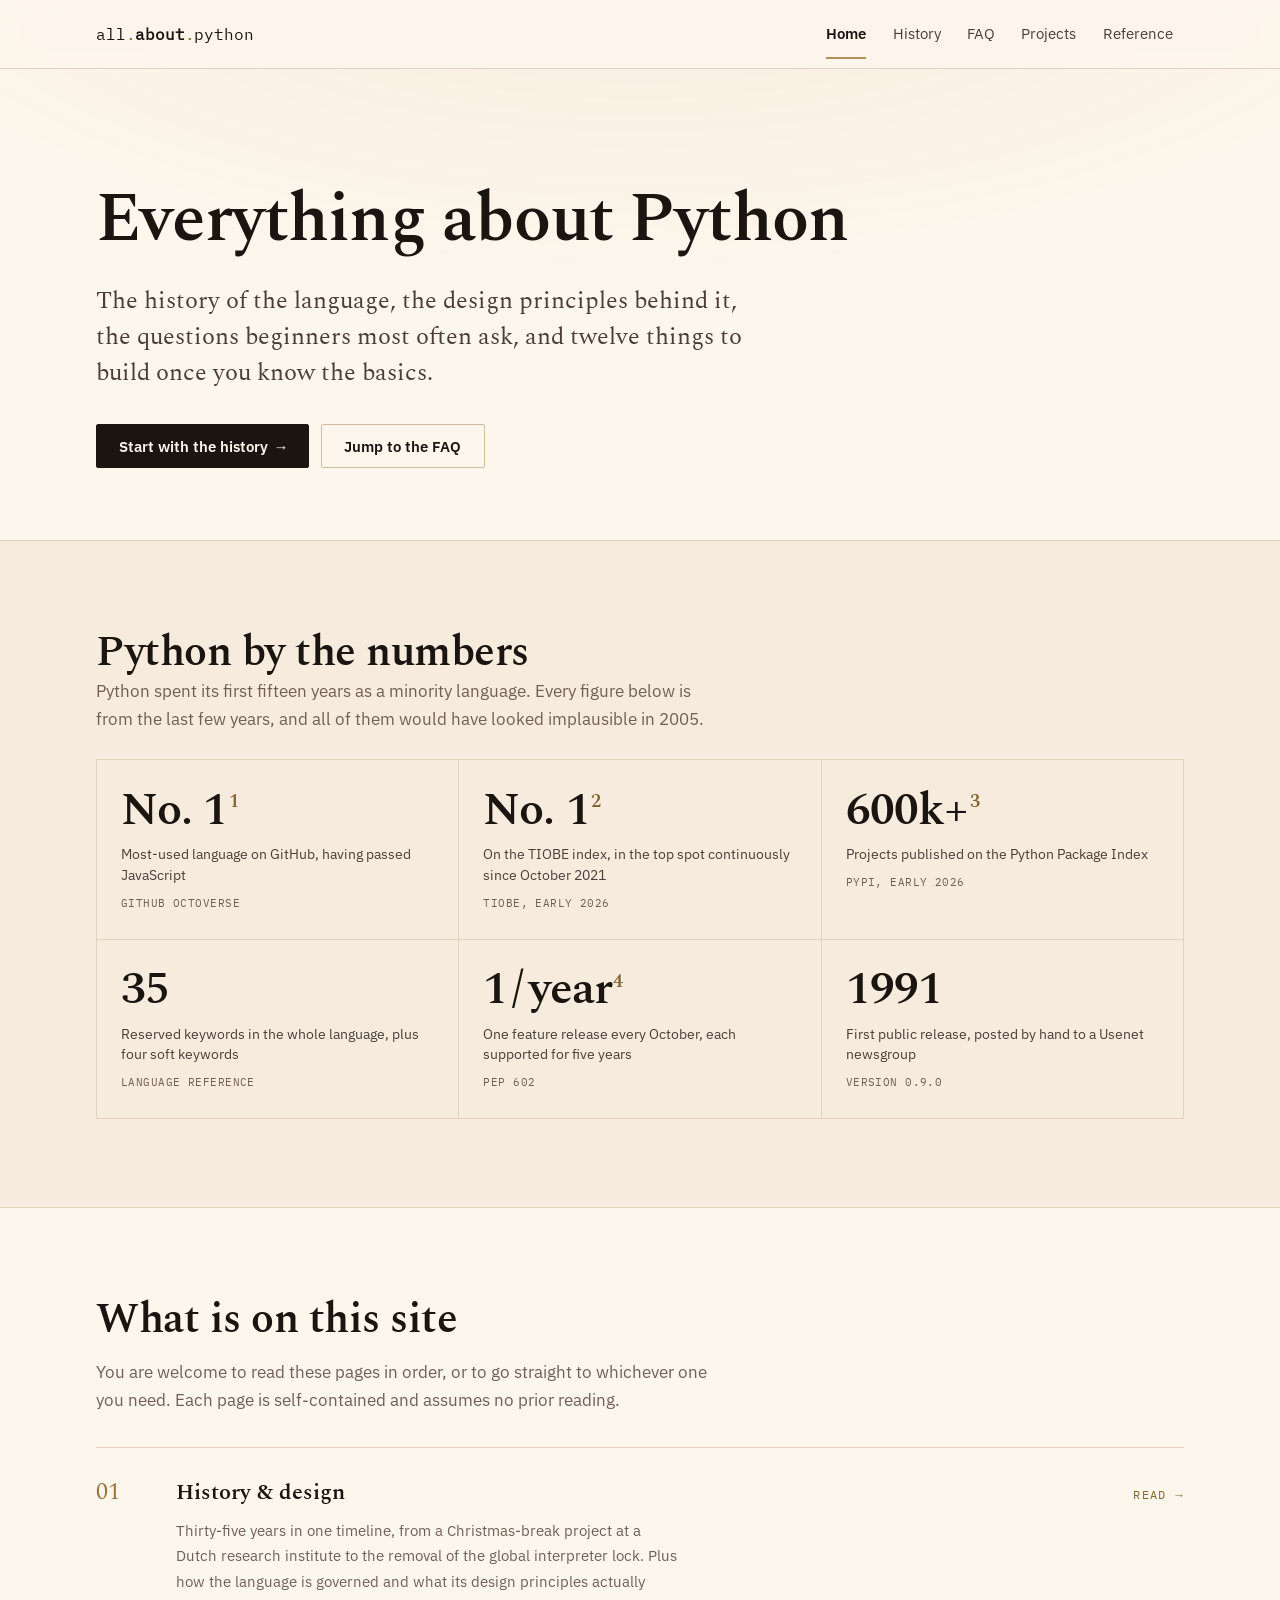
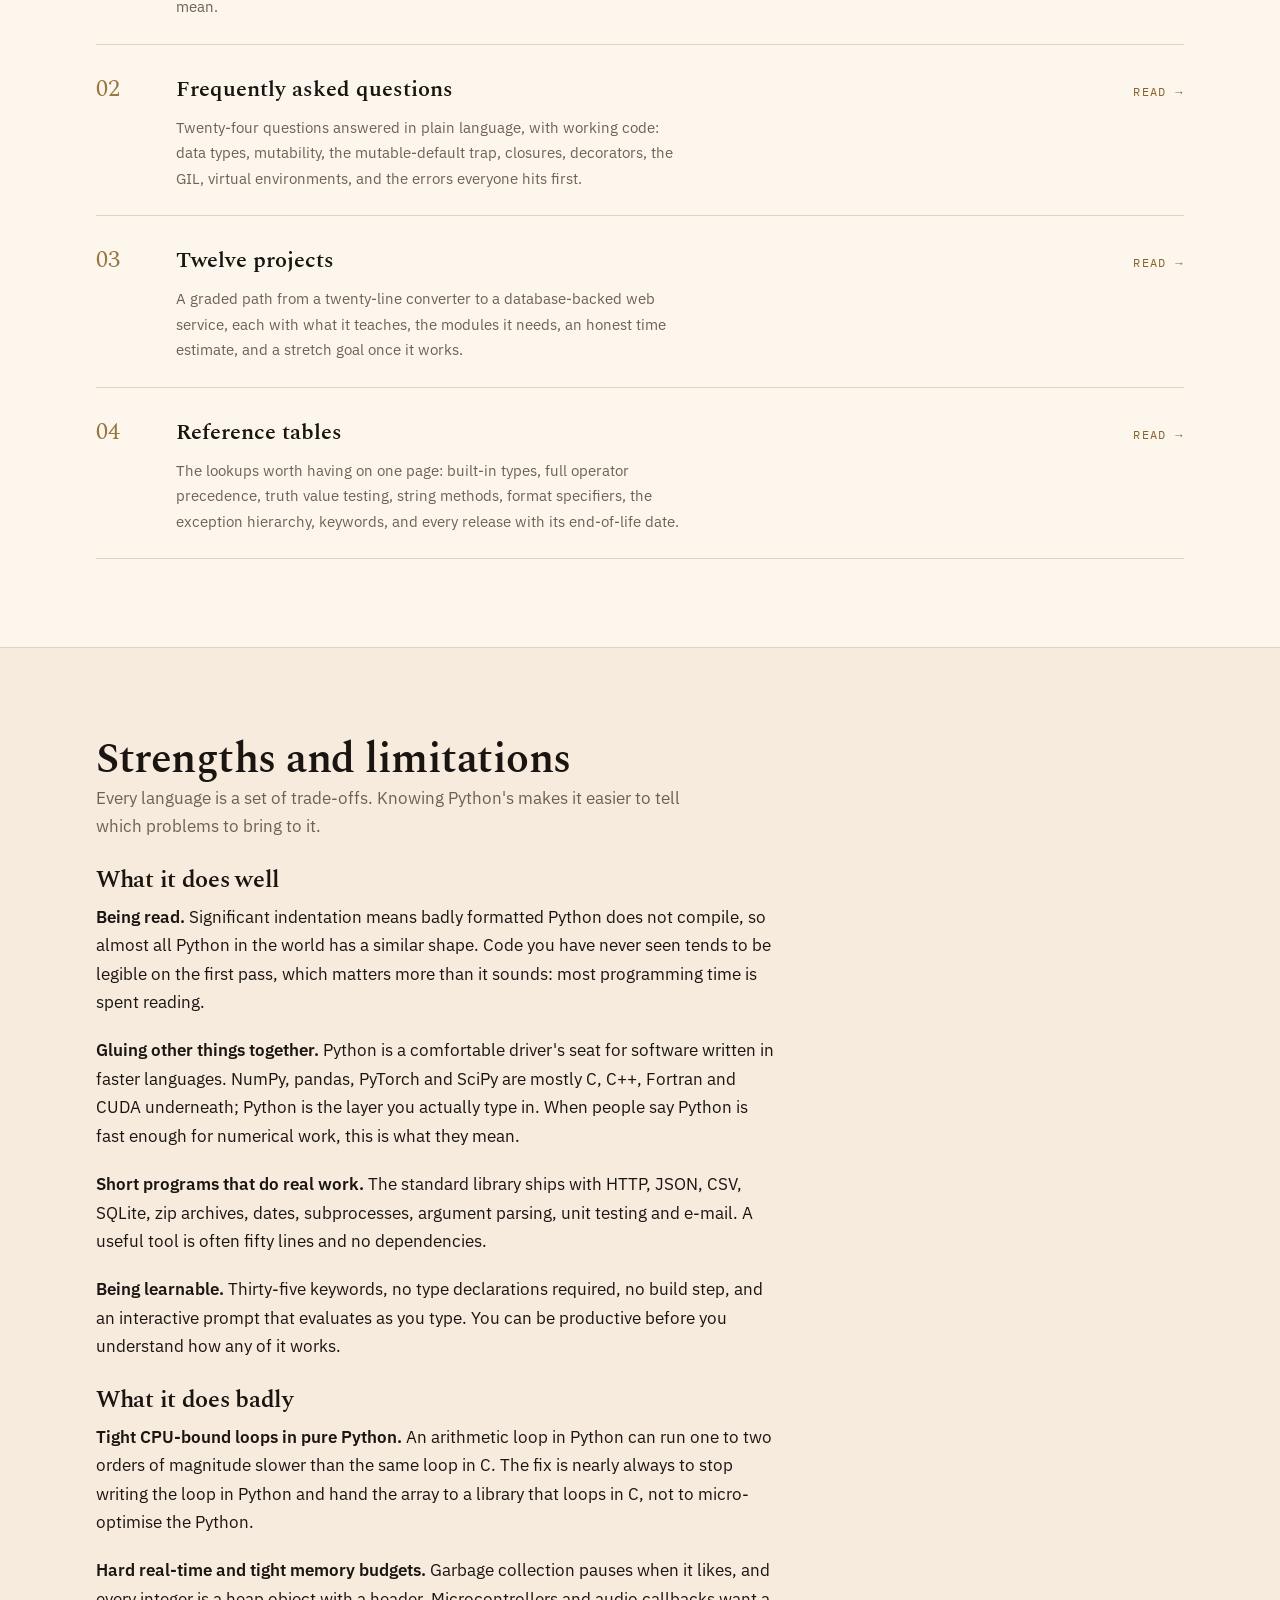
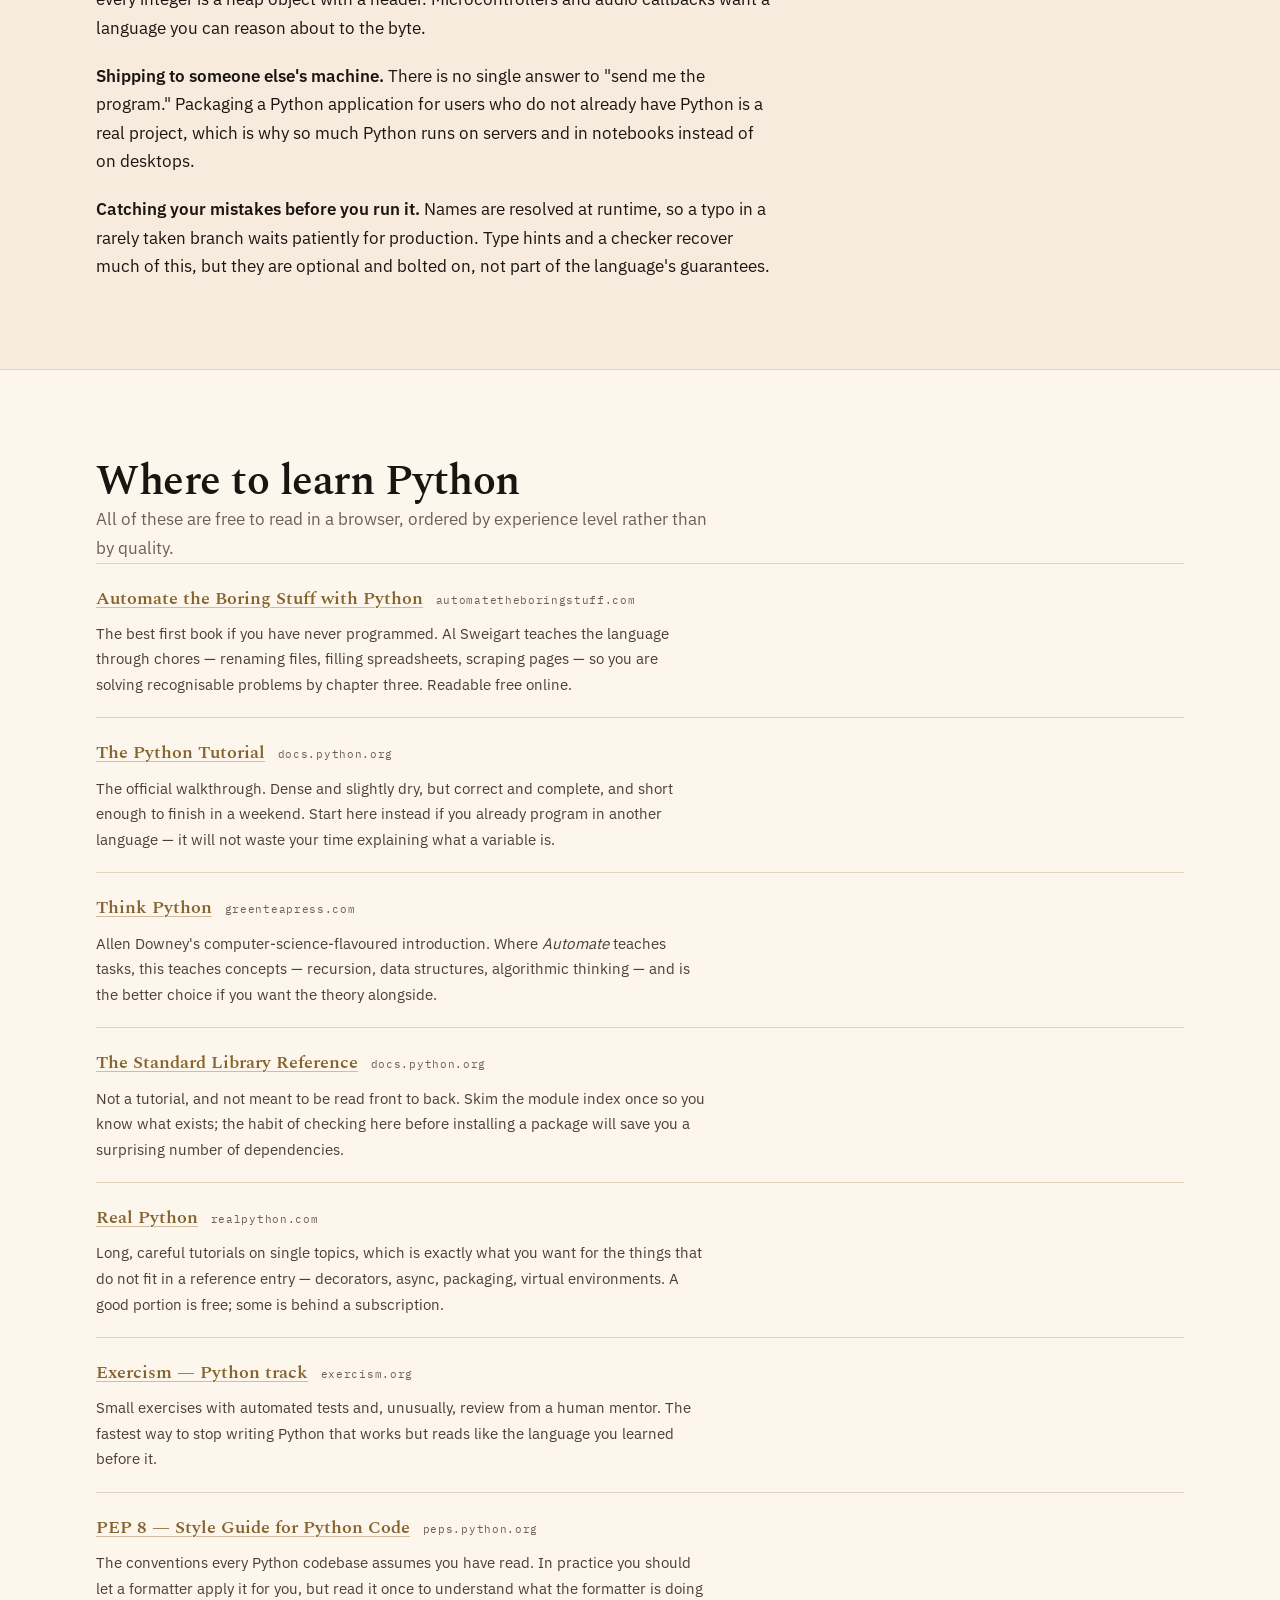
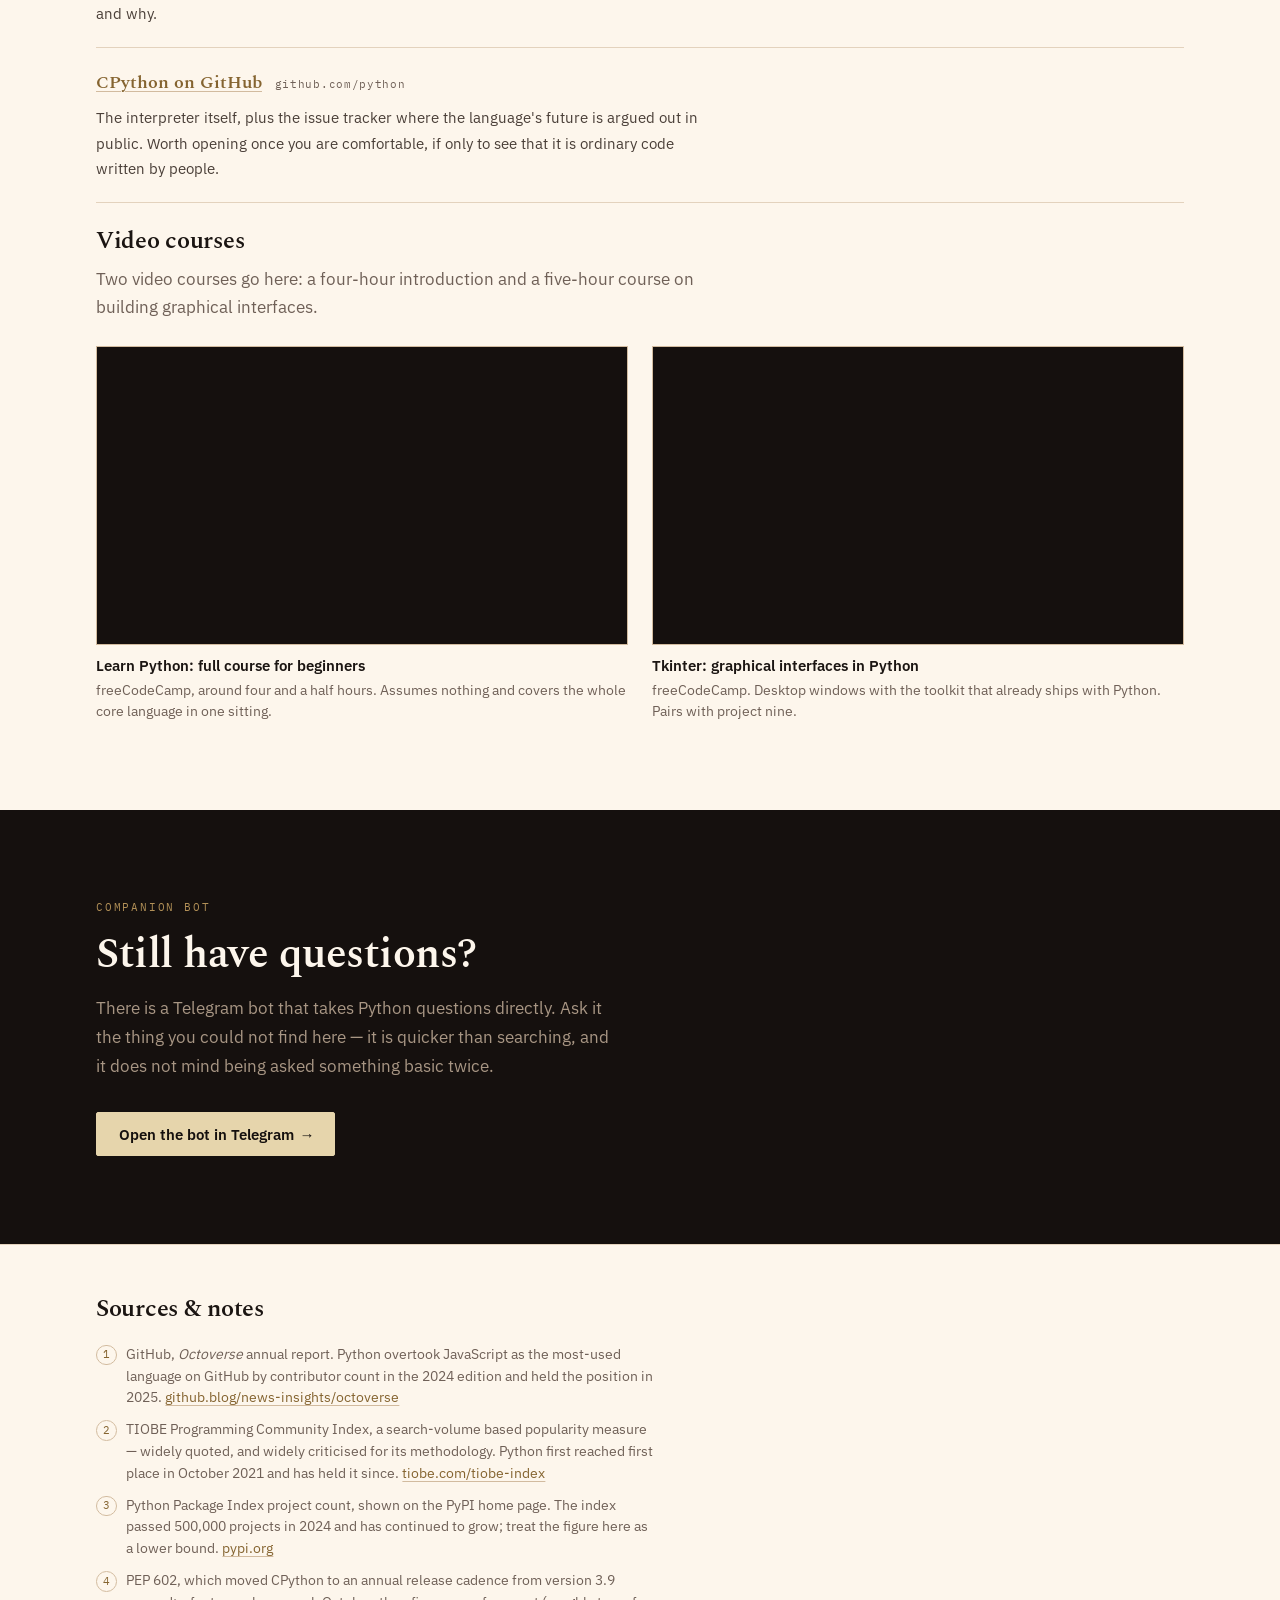
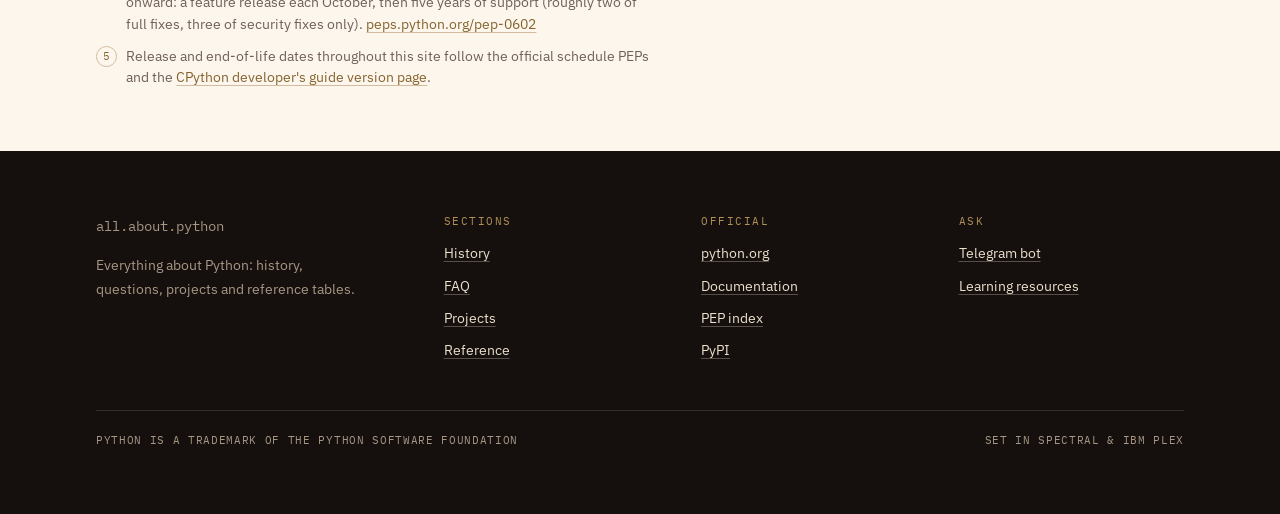
<file: web/index.html>
<!doctype html>
<html lang="en">
<head>
<meta charset="utf-8">
<meta name="viewport" content="width=device-width, initial-scale=1">
<title>all.about.python — a field guide to the language</title>
<meta name="description" content="Everything about Python, from the history of the language to the questions that actually come up: a timeline, a plain-English FAQ, twelve beginner projects, and a syntax reference.">
<link rel="icon" href="assets/favicon.svg" type="image/svg+xml">
<link rel="preload" href="assets/fonts/spectral-600-latin.woff2" as="font" type="font/woff2" crossorigin>
<link rel="preload" href="assets/fonts/plexsans-400-latin.woff2" as="font" type="font/woff2" crossorigin>
<link rel="stylesheet" href="assets/css/site.css">
</head>
<body>

<a class="skip" href="#main">Skip to content</a>

<header class="masthead">
  <div class="shell masthead__inner">
    <a class="wordmark" href="index.html">all<span>.</span><b>about</b><span>.</span>python</a>
    <button class="nav-toggle" type="button" aria-expanded="false" aria-controls="nav" hidden>Menu</button>
    <nav class="nav" id="nav" aria-label="Main">
      <a href="index.html" aria-current="page">Home</a>
      <a href="history.html">History</a>
      <a href="faq.html">FAQ</a>
      <a href="projects.html">Projects</a>
      <a href="reference.html">Reference</a>
    </nav>
  </div>
</header>

<main id="main">

  <!-- ============================ HERO ============================ -->
  <section class="shell hero">
    <h1>Everything about Python</h1>
    <p class="lede">The history of the language, the design principles behind
      it, the questions beginners most often ask, and twelve things to build
      once you know the basics.</p>

    <div class="btn-row">
      <a class="btn" href="history.html">Start with the history <span class="btn__arrow">&rarr;</span></a>
      <a class="btn btn--ghost" href="faq.html">Jump to the FAQ</a>
    </div>
  </section>

  <!-- ========================== FIGURES =========================== -->
  <section class="band band--sunk" aria-labelledby="numbers-h">
    <div class="shell split split--plain">
      <div class="split__main stack">
        <div>
          <h2 id="numbers-h">Python by the numbers</h2>
          <p class="dek">Python spent its first fifteen years as a minority
            language. Every figure below is from the last few years, and all of
            them would have looked implausible in 2005.</p>
        </div>

        <div class="figures">
          <div class="figure">
            <span class="figure__val">No.&nbsp;1<sup><a href="#src-1" aria-label="Source 1">1</a></sup></span>
            <span class="figure__label">Most-used language on GitHub, having
              passed JavaScript</span>
            <span class="figure__src">GitHub Octoverse</span>
          </div>
          <div class="figure">
            <span class="figure__val">No.&nbsp;1<sup><a href="#src-2" aria-label="Source 2">2</a></sup></span>
            <span class="figure__label">On the TIOBE index, in the top spot
              continuously since October 2021</span>
            <span class="figure__src">TIOBE, early 2026</span>
          </div>
          <div class="figure">
            <span class="figure__val">600k+<sup><a href="#src-3" aria-label="Source 3">3</a></sup></span>
            <span class="figure__label">Projects published on the Python
              Package Index</span>
            <span class="figure__src">PyPI, early 2026</span>
          </div>
          <div class="figure">
            <span class="figure__val">35</span>
            <span class="figure__label">Reserved keywords in the whole
              language, plus four soft keywords</span>
            <span class="figure__src">Language reference</span>
          </div>
          <div class="figure">
            <span class="figure__val">1&thinsp;/&thinsp;year<sup><a href="#src-4" aria-label="Source 4">4</a></sup></span>
            <span class="figure__label">One feature release every October,
              each supported for five years</span>
            <span class="figure__src">PEP 602</span>
          </div>
          <div class="figure">
            <span class="figure__val">1991</span>
            <span class="figure__label">First public release, posted by hand to
              a Usenet newsgroup</span>
            <span class="figure__src">Version 0.9.0</span>
          </div>
        </div>
      </div>
    </div>
  </section>

  <!-- ========================== CONTENTS ========================== -->
  <section class="band" aria-labelledby="contents-h">
    <div class="shell split split--plain">
      <div class="split__main">
        <h2 id="contents-h">What is on this site</h2>
        <p class="dek" style="margin-top:0.9rem">You are welcome to read these
          pages in order, or to go straight to whichever one you need. Each
          page is self-contained and assumes no prior reading.</p>

        <nav class="toc" style="margin-top:2rem" aria-label="Sections">
          <a class="toc__item" href="history.html">
            <span class="toc__num">01</span>
            <span class="toc__title">History &amp; design</span>
            <span class="toc__go">Read &rarr;</span>
            <span class="toc__desc">Thirty-five years in one timeline, from a
              Christmas-break project at a Dutch research institute to the
              removal of the global interpreter lock. Plus how the language is
              governed and what its design principles actually mean.</span>
          </a>
          <a class="toc__item" href="faq.html">
            <span class="toc__num">02</span>
            <span class="toc__title">Frequently asked questions</span>
            <span class="toc__go">Read &rarr;</span>
            <span class="toc__desc">Twenty-four questions answered in plain
              language, with working code: data types, mutability, the
              mutable-default trap, closures, decorators, the GIL, virtual
              environments, and the errors everyone hits first.</span>
          </a>
          <a class="toc__item" href="projects.html">
            <span class="toc__num">03</span>
            <span class="toc__title">Twelve projects</span>
            <span class="toc__go">Read &rarr;</span>
            <span class="toc__desc">A graded path from a twenty-line converter
              to a database-backed web service, each with what it teaches, the
              modules it needs, an honest time estimate, and a stretch goal
              once it works.</span>
          </a>
          <a class="toc__item" href="reference.html">
            <span class="toc__num">04</span>
            <span class="toc__title">Reference tables</span>
            <span class="toc__go">Read &rarr;</span>
            <span class="toc__desc">The lookups worth having on one page:
              built-in types, full operator precedence, truth value testing, string
              methods, format specifiers, the exception hierarchy, keywords,
              and every release with its end-of-life date.</span>
          </a>
        </nav>
      </div>
    </div>
  </section>

  <!-- ======================== WHERE IT FITS ======================= -->
  <section class="band band--sunk" aria-labelledby="fits-h">
    <div class="shell split split--plain">
      <div class="split__main stack">
        <div>
          <h2 id="fits-h">Strengths and limitations</h2>
          <p class="dek">Every language is a set of trade-offs. Knowing
            Python's makes it easier to tell which problems to bring to it.</p>
        </div>

        <div>
          <h3>What it does well</h3>
          <p><strong>Being read.</strong> Significant indentation means badly
            formatted Python does not compile, so almost all Python in the
            world has a similar shape. Code you have never seen tends to be
            legible on the first pass, which matters more than it sounds: most
            programming time is spent reading.</p>
          <p><strong>Gluing other things together.</strong> Python is a
            comfortable driver's seat for software written in faster languages.
            NumPy, pandas, PyTorch and SciPy are mostly C, C++, Fortran and
            CUDA underneath; Python is the layer you actually type in. When
            people say Python is fast enough for numerical work, this is what
            they mean.</p>
          <p><strong>Short programs that do real work.</strong> The standard
            library ships with HTTP, JSON, CSV, SQLite, zip archives, dates,
            subprocesses, argument parsing, unit testing and e-mail. A useful
            tool is often fifty lines and no dependencies.</p>
          <p><strong>Being learnable.</strong> Thirty-five keywords, no type
            declarations required, no build step, and an interactive prompt that
            evaluates as you type. You can be productive before you understand
            how any of it works.</p>
        </div>

        <div>
          <h3>What it does badly</h3>
          <p><strong>Tight CPU-bound loops in pure Python.</strong> An
            arithmetic loop in Python can run one to two orders of magnitude
            slower than the same loop in C. The fix is nearly always to stop
            writing the loop in Python and hand the array to a library that
            loops in C, not to micro-optimise the Python.</p>
          <p><strong>Hard real-time and tight memory budgets.</strong> Garbage
            collection pauses when it likes, and every integer is a heap object
            with a header. Microcontrollers and audio callbacks want a language
            you can reason about to the byte.</p>
          <p><strong>Shipping to someone else's machine.</strong> There is no
            single answer to "send me the program." Packaging a Python
            application for users who do not already have Python is a real
            project, which is why so much Python runs on servers and in
            notebooks instead of on desktops.</p>
          <p><strong>Catching your mistakes before you run it.</strong> Names
            are resolved at runtime, so a typo in a rarely taken branch waits
            patiently for production. Type hints and a checker recover much of
            this, but they are optional and bolted on, not part of the
            language's guarantees.</p>
        </div>
      </div>
    </div>
  </section>

  <!-- ========================= RESOURCES ========================== -->
  <section class="band" id="resources" aria-labelledby="res-h">
    <div class="shell split split--plain">
      <div class="split__main stack">
        <div>
          <h2 id="res-h">Where to learn Python</h2>
          <p class="dek">All of these are free to read in a browser, ordered by
            experience level rather than by quality.</p>
        </div>

        <ul class="res">
          <li>
            <div class="res__top">
              <span class="res__name"><a href="https://automatetheboringstuff.com/">Automate the Boring Stuff with Python</a></span>
              <span class="res__host">automatetheboringstuff.com</span>
            </div>
            <p>The best first book if you have never programmed. Al Sweigart
              teaches the language through chores &mdash; renaming files,
              filling spreadsheets, scraping pages &mdash; so you are solving
              recognisable problems by chapter three. Readable free online.</p>
          </li>
          <li>
            <div class="res__top">
              <span class="res__name"><a href="https://docs.python.org/3/tutorial/">The Python Tutorial</a></span>
              <span class="res__host">docs.python.org</span>
            </div>
            <p>The official walkthrough. Dense and slightly dry, but correct and
              complete, and short enough to finish in a weekend. Start here
              instead if you already program in another language &mdash; it
              will not waste your time explaining what a variable is.</p>
          </li>
          <li>
            <div class="res__top">
              <span class="res__name"><a href="https://greenteapress.com/wp/think-python-2e/">Think Python</a></span>
              <span class="res__host">greenteapress.com</span>
            </div>
            <p>Allen Downey's computer-science-flavoured introduction. Where
              <em>Automate</em> teaches tasks, this teaches concepts
              &mdash; recursion, data structures, algorithmic thinking &mdash;
              and is the better choice if you want the theory alongside.</p>
          </li>
          <li>
            <div class="res__top">
              <span class="res__name"><a href="https://docs.python.org/3/library/">The Standard Library Reference</a></span>
              <span class="res__host">docs.python.org</span>
            </div>
            <p>Not a tutorial, and not meant to be read front to back. Skim the
              module index once so you know what exists; the habit of checking
              here before installing a package will save you a surprising
              number of dependencies.</p>
          </li>
          <li>
            <div class="res__top">
              <span class="res__name"><a href="https://realpython.com/">Real Python</a></span>
              <span class="res__host">realpython.com</span>
            </div>
            <p>Long, careful tutorials on single topics, which is exactly what
              you want for the things that do not fit in a reference entry
              &mdash; decorators, async, packaging, virtual environments. A
              good portion is free; some is behind a subscription.</p>
          </li>
          <li>
            <div class="res__top">
              <span class="res__name"><a href="https://exercism.org/tracks/python">Exercism &mdash; Python track</a></span>
              <span class="res__host">exercism.org</span>
            </div>
            <p>Small exercises with automated tests and, unusually, review from
              a human mentor. The fastest way to stop writing Python that works
              but reads like the language you learned before it.</p>
          </li>
          <li>
            <div class="res__top">
              <span class="res__name"><a href="https://peps.python.org/pep-0008/">PEP 8 &mdash; Style Guide for Python Code</a></span>
              <span class="res__host">peps.python.org</span>
            </div>
            <p>The conventions every Python codebase assumes you have read. In
              practice you should let a formatter apply it for you, but read it
              once to understand what the formatter is doing and why.</p>
          </li>
          <li>
            <div class="res__top">
              <span class="res__name"><a href="https://github.com/python/cpython">CPython on GitHub</a></span>
              <span class="res__host">github.com/python</span>
            </div>
            <p>The interpreter itself, plus the issue tracker where the
              language's future is argued out in public. Worth opening once you
              are comfortable, if only to see that it is ordinary code written
              by people.</p>
          </li>
        </ul>

        <div>
          <h3 style="margin-bottom:0.4rem">Video courses</h3>
          <p class="dek">Two video courses go here: a four-hour introduction
            and a five-hour course on building graphical interfaces.</p>
          <div class="embed-grid">
            <figure class="embed">
              <div class="embed__frame">
                <iframe src="https://www.youtube-nocookie.com/embed/rfscVS0vtbw"
                        title="Learn Python, full course for beginners, by freeCodeCamp"
                        loading="lazy" allowfullscreen
                        referrerpolicy="strict-origin-when-cross-origin"
                        allow="accelerometer; clipboard-write; encrypted-media; gyroscope; picture-in-picture"></iframe>
              </div>
              <figcaption>
                <b>Learn Python: full course for beginners</b>
                freeCodeCamp, around four and a half hours. Assumes nothing and
                covers the whole core language in one sitting.
              </figcaption>
            </figure>
            <figure class="embed">
              <div class="embed__frame">
                <iframe src="https://www.youtube-nocookie.com/embed/YXPyB4XeYLA"
                        title="Tkinter course, building graphical interfaces in Python, by freeCodeCamp"
                        loading="lazy" allowfullscreen
                        referrerpolicy="strict-origin-when-cross-origin"
                        allow="accelerometer; clipboard-write; encrypted-media; gyroscope; picture-in-picture"></iframe>
              </div>
              <figcaption>
                <b>Tkinter: graphical interfaces in Python</b>
                freeCodeCamp. Desktop windows with the toolkit that already
                ships with Python. Pairs with project nine.
              </figcaption>
            </figure>
          </div>
        </div>
      </div>
    </div>
  </section>

  <!-- ========================== BOT CTA =========================== -->
  <section class="band dark" aria-labelledby="bot-h">
    <div class="shell split split--plain">
      <div class="split__main">
        <p class="eyebrow">Companion bot</p>
        <h2 id="bot-h">Still have questions?</h2>
        <p style="margin-top:1rem;max-width:52ch">There is a Telegram bot that
          takes Python questions directly. Ask it the thing you could not find
          here &mdash; it is quicker than searching, and it does not mind being
          asked something basic twice.</p>
        <div class="btn-row">
          <a class="btn btn--onDark" href="https://t.me/Ur_all_aboutPython_bot">Open the bot in Telegram <span class="btn__arrow">&rarr;</span></a>
        </div>
      </div>
    </div>
  </section>

  <!-- ========================== SOURCES =========================== -->
  <section class="band band--tight" aria-labelledby="src-h">
    <div class="shell split split--plain">
      <div class="split__main">
        <h3 id="src-h" style="margin-bottom:1.25rem">Sources &amp; notes</h3>
        <ol class="sources">
          <li id="src-1">GitHub, <em>Octoverse</em> annual report. Python
            overtook JavaScript as the most-used language on GitHub by
            contributor count in the 2024 edition and held the position in
            2025. <a href="https://github.blog/news-insights/octoverse/">github.blog/news-insights/octoverse</a></li>
          <li id="src-2">TIOBE Programming Community Index, a search-volume
            based popularity measure &mdash; widely quoted, and widely
            criticised for its methodology. Python first reached first place in
            October 2021 and has held it since. <a href="https://www.tiobe.com/tiobe-index/">tiobe.com/tiobe-index</a></li>
          <li id="src-3">Python Package Index project count, shown on the PyPI
            home page. The index passed 500,000 projects in 2024 and has
            continued to grow; treat the figure here as a lower bound. <a href="https://pypi.org/">pypi.org</a></li>
          <li id="src-4">PEP 602, which moved CPython to an annual release
            cadence from version 3.9 onward: a feature release each October,
            then five years of support (roughly two of full fixes, three of
            security fixes only). <a href="https://peps.python.org/pep-0602/">peps.python.org/pep-0602</a></li>
          <li>Release and end-of-life dates throughout this site follow the
            official schedule PEPs and the <a href="https://devguide.python.org/versions/">CPython developer's guide version page</a>.</li>
        </ol>
      </div>
    </div>
  </section>

</main>

<footer class="foot">
  <div class="shell">
    <div class="foot__grid">
      <div>
        <p class="foot__mark">all<span>.</span>about<span>.</span>python</p>
        <p style="margin-top:0.6rem;max-width:34ch">Everything about Python:
          history, questions, projects and reference tables.</p>
      </div>
      <div>
        <h4>Sections</h4>
        <ul>
          <li><a href="history.html">History</a></li>
          <li><a href="faq.html">FAQ</a></li>
          <li><a href="projects.html">Projects</a></li>
          <li><a href="reference.html">Reference</a></li>
        </ul>
      </div>
      <div>
        <h4>Official</h4>
        <ul>
          <li><a href="https://www.python.org/">python.org</a></li>
          <li><a href="https://docs.python.org/3/">Documentation</a></li>
          <li><a href="https://peps.python.org/">PEP index</a></li>
          <li><a href="https://pypi.org/">PyPI</a></li>
        </ul>
      </div>
      <div>
        <h4>Ask</h4>
        <ul>
          <li><a href="https://t.me/Ur_all_aboutPython_bot">Telegram bot</a></li>
          <li><a href="index.html#resources">Learning resources</a></li>
        </ul>
      </div>
    </div>
    <div class="foot__base">
      <span>Python is a trademark of the Python Software Foundation</span>
      <span>Set in Spectral &amp; IBM Plex</span>
    </div>
  </div>
</footer>

<script src="assets/js/site.js" defer></script>
</body>
</html>
</file>
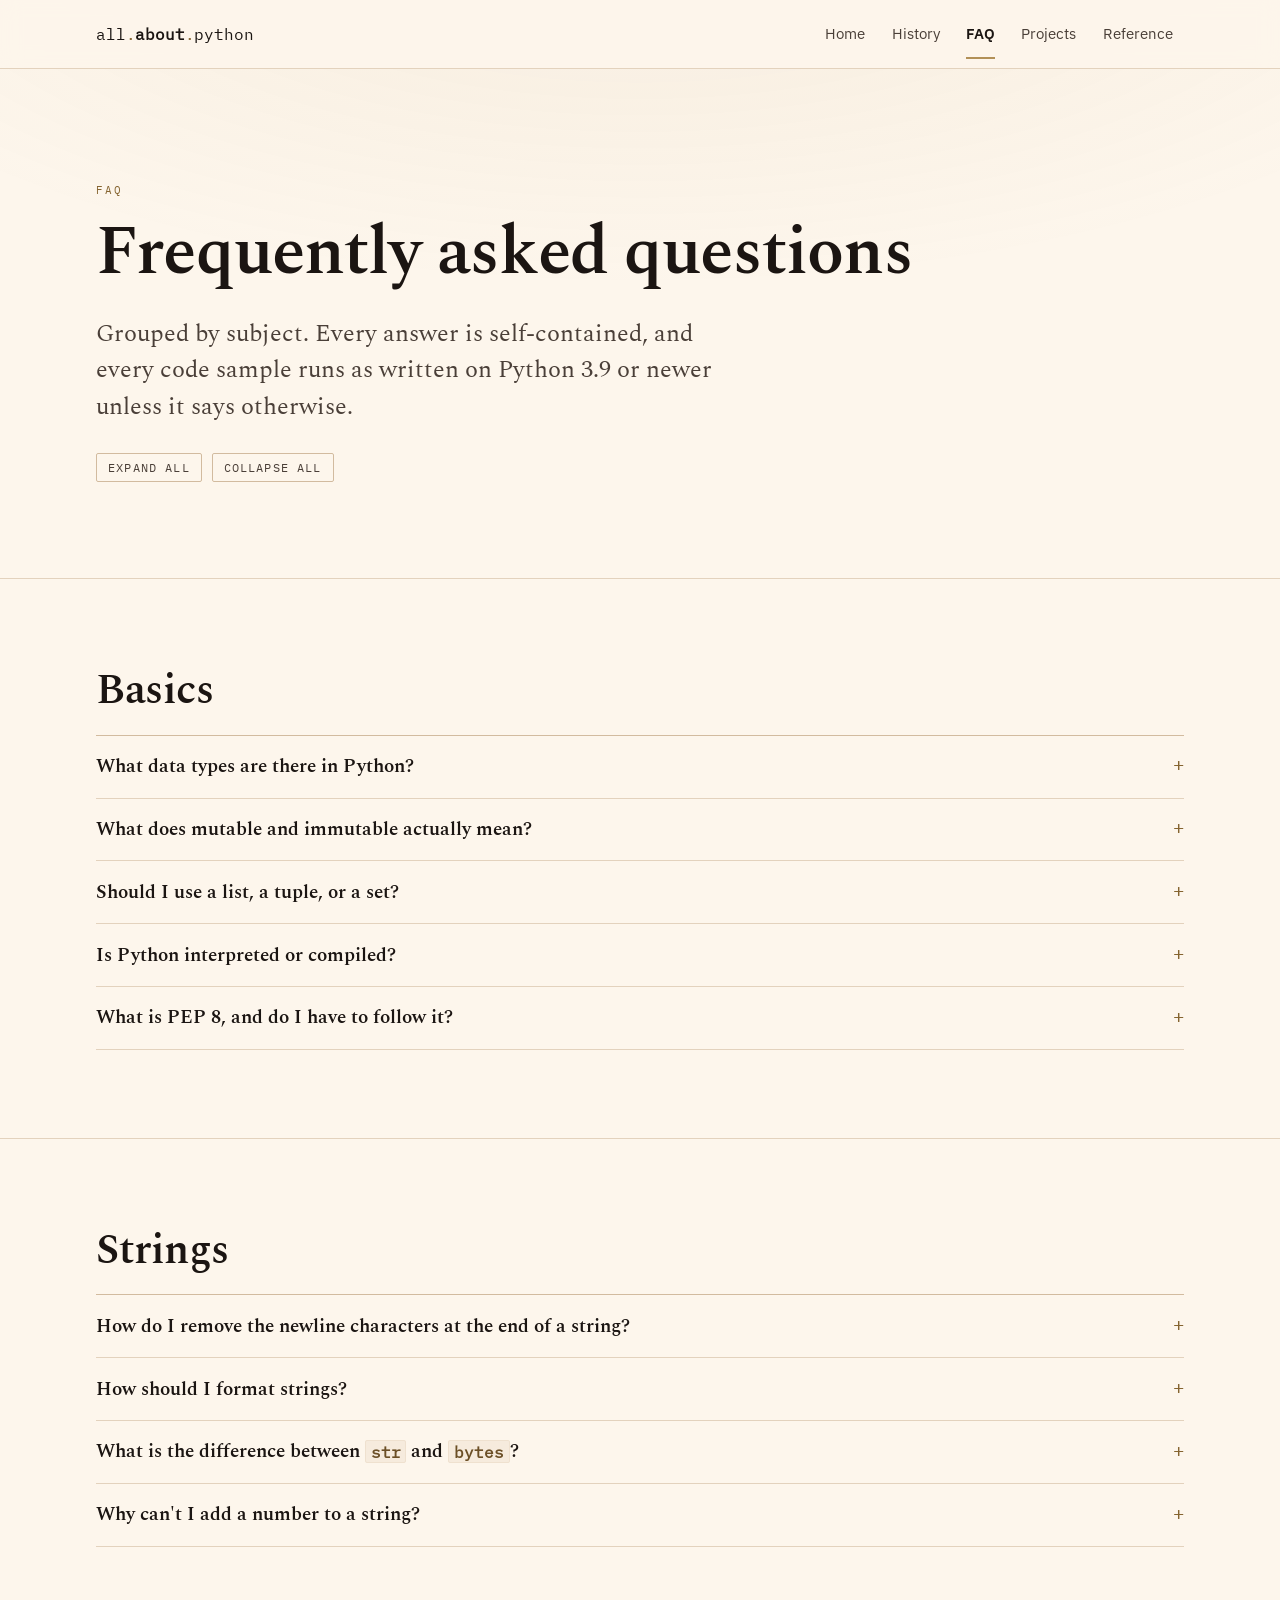
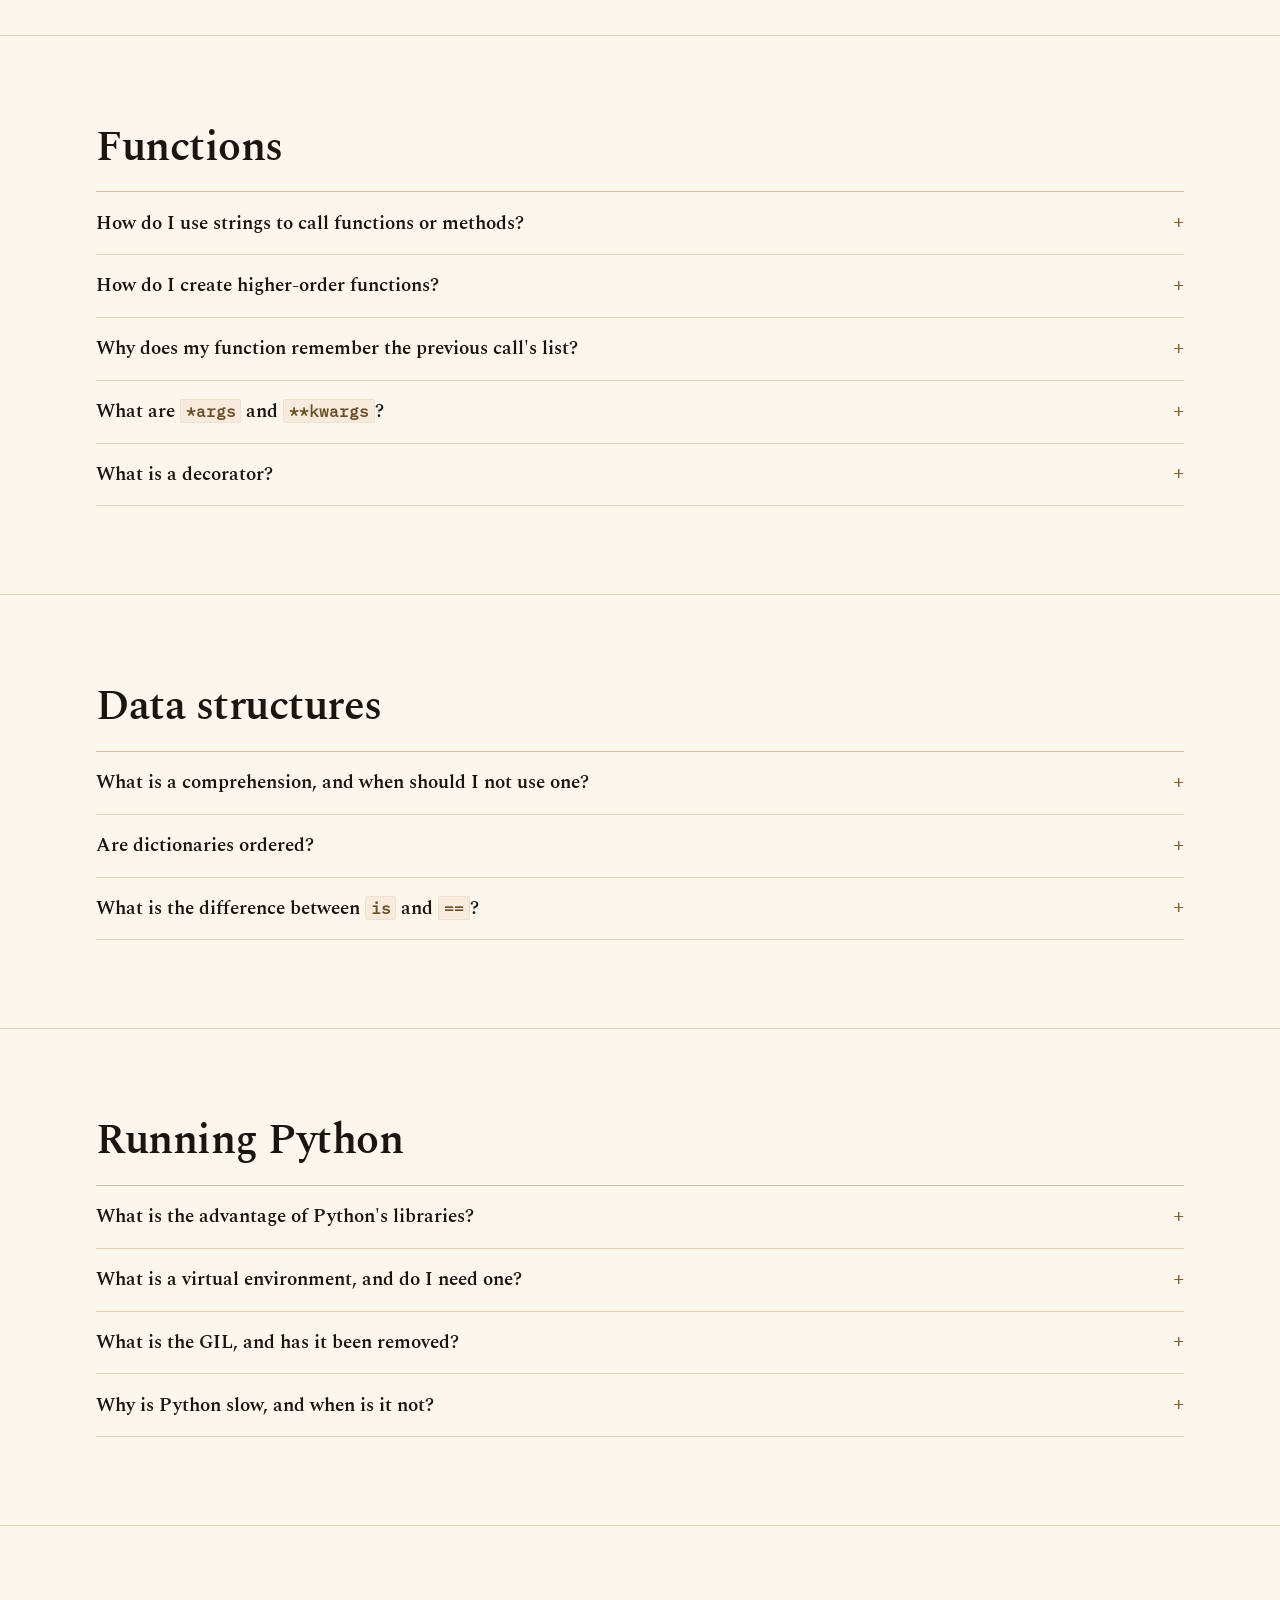
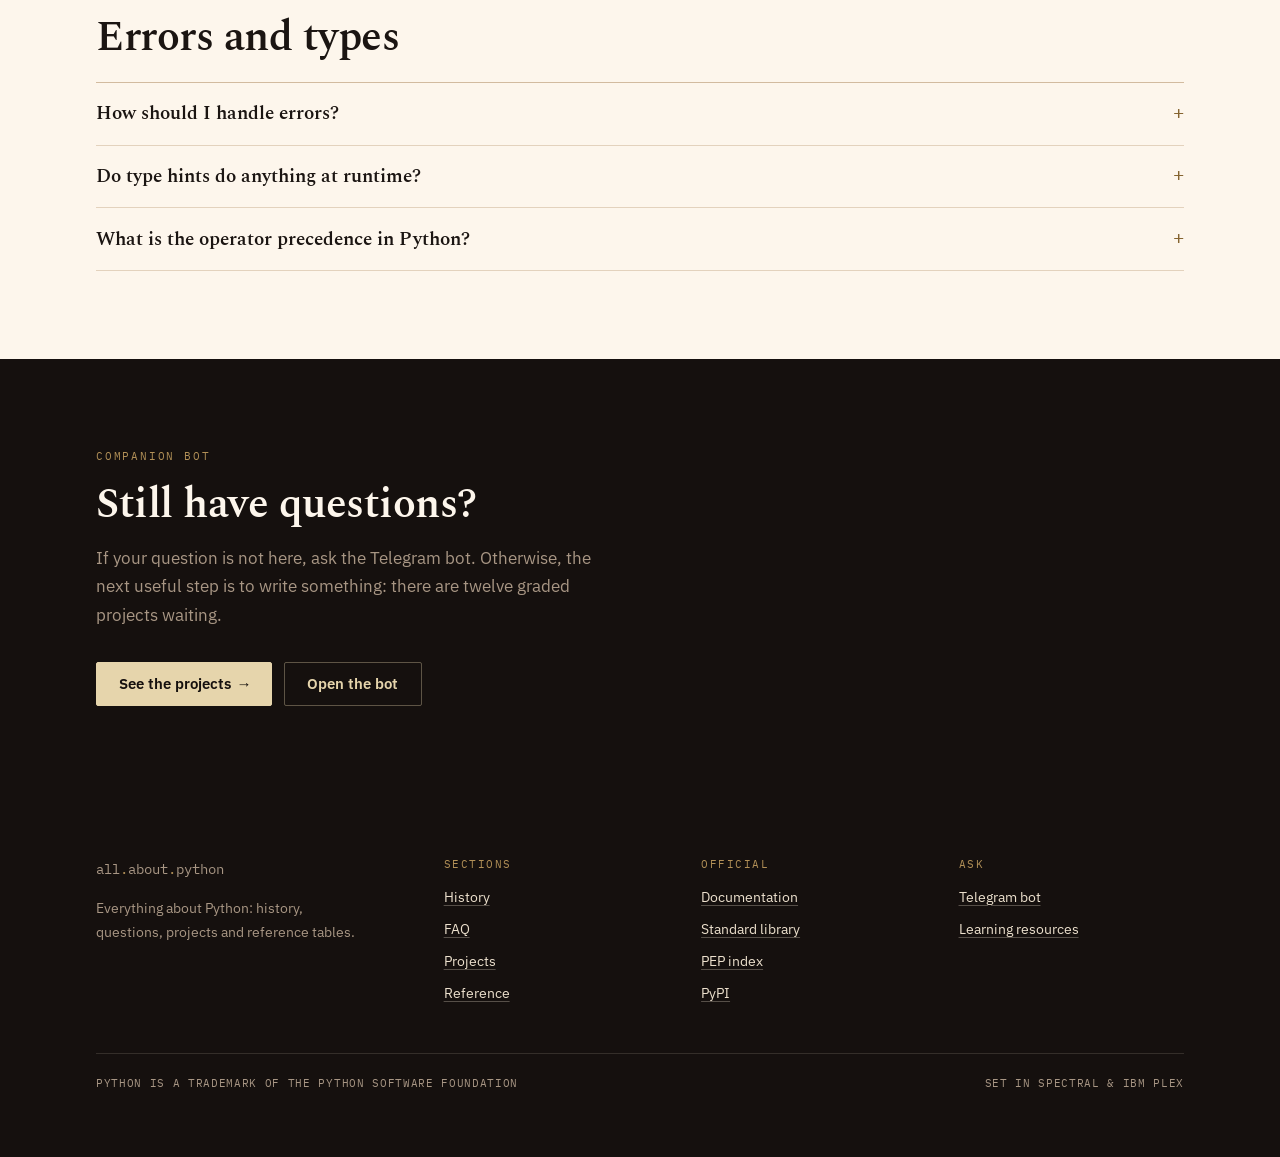
<file: web/faq.html>
<!doctype html>
<html lang="en">
<head>
<meta charset="utf-8">
<meta name="viewport" content="width=device-width, initial-scale=1">
<title>Questions &amp; answers — all.about.python</title>
<meta name="description" content="Twenty-four common Python questions answered in plain language with working code: data types, mutability, the mutable-default trap, closures, decorators, the GIL, virtual environments and error handling.">
<link rel="icon" href="assets/favicon.svg" type="image/svg+xml">
<link rel="preload" href="assets/fonts/spectral-600-latin.woff2" as="font" type="font/woff2" crossorigin>
<link rel="preload" href="assets/fonts/plexsans-400-latin.woff2" as="font" type="font/woff2" crossorigin>
<link rel="stylesheet" href="assets/css/site.css">
</head>
<body>

<a class="skip" href="#main">Skip to content</a>

<header class="masthead">
  <div class="shell masthead__inner">
    <a class="wordmark" href="index.html">all<span>.</span><b>about</b><span>.</span>python</a>
    <button class="nav-toggle" type="button" aria-expanded="false" aria-controls="nav" hidden>Menu</button>
    <nav class="nav" id="nav" aria-label="Main">
      <a href="index.html">Home</a>
      <a href="history.html">History</a>
      <a href="faq.html" aria-current="page">FAQ</a>
      <a href="projects.html">Projects</a>
      <a href="reference.html">Reference</a>
    </nav>
  </div>
</header>

<main id="main">

  <section class="shell hero">
    <p class="eyebrow">FAQ</p>
    <h1>Frequently asked questions</h1>
    <p class="lede">Grouped by subject. Every answer is self-contained, and
      every code sample runs as written on Python&nbsp;3.9 or newer unless it
      says otherwise.</p>
    <div class="faq-controls" style="margin-top:1.5rem" hidden>
      <button type="button" data-action="expand">Expand all</button>
      <button type="button" data-action="collapse">Collapse all</button>
    </div>
  </section>

  <!-- ============================ BASICS ========================== -->
  <section class="band" aria-labelledby="g1">
    <div class="shell split split--plain">
      <div class="split__main">
        <h2 id="g1" style="margin-bottom:1.25rem">Basics</h2>

        <div class="faq">

          <details class="qa" id="q-data-types">
            <summary>What data types are there in Python?</summary>
            <div class="qa__body">
              <span class="qa__tag">Basics</span>
              <p>Everything in Python is an object, and every object has a
                type you can ask for with <code>type(x)</code>. The ones you
                will actually meet divide into five groups:</p>
              <p><strong>Numbers.</strong> <code>int</code> (unbounded whole
                numbers &mdash; no overflow, they grow until you run out of
                memory), <code>float</code> (64-bit binary floating point),
                <code>complex</code>, and <code>bool</code>, which is
                technically a subclass of <code>int</code> where
                <code>True == 1</code>.</p>
              <p><strong>Sequences.</strong> <code>str</code> for text,
                <code>list</code> for an ordered mutable collection,
                <code>tuple</code> for an ordered immutable one,
                <code>range</code> for an arithmetic sequence computed as you
                walk it, and <code>bytes</code>/<code>bytearray</code> for raw
                binary data.</p>
              <p><strong>Mappings and sets.</strong> <code>dict</code> maps
                keys to values; <code>set</code> and <code>frozenset</code>
                hold unique unordered elements.</p>
              <p><strong>None.</strong> <code>NoneType</code> has exactly one
                value, <code>None</code>, which means "no value here." It is
                not zero and not an empty string.</p>
              <p><strong>Callables and classes.</strong> Functions, classes,
                methods and modules are all ordinary objects too &mdash; you
                can put a function in a list or pass a class as an argument.</p>
              <div class="snippet">
                <div class="snippet__bar"><span>Python prompt</span></div>
<pre><code><span class="pr">&gt;&gt;&gt; </span><span class="b">type</span>(<span class="n">42</span>), <span class="b">type</span>(<span class="n">3.14</span>), <span class="b">type</span>(<span class="s">"text"</span>)
<span class="ou">(&lt;class 'int'&gt;, &lt;class 'float'&gt;, &lt;class 'str'&gt;)</span>
<span class="pr">&gt;&gt;&gt; </span><span class="b">type</span>([<span class="n">1</span>, <span class="n">2</span>]), <span class="b">type</span>((<span class="n">1</span>, <span class="n">2</span>)), <span class="b">type</span>({<span class="n">1</span>, <span class="n">2</span>})
<span class="ou">(&lt;class 'list'&gt;, &lt;class 'tuple'&gt;, &lt;class 'set'&gt;)</span>
<span class="pr">&gt;&gt;&gt; </span><span class="n">10</span> <span class="o">**</span> <span class="n">50</span>  <span class="c"># ints have no upper limit</span>
<span class="ou">100000000000000000000000000000000000000000000000000</span></code></pre>
              </div>
              <p>The <a href="reference.html#types">reference page carries the
                full table</a>, with mutability and ordering for each type.</p>
            </div>
          </details>

          <details class="qa" id="q-mutable">
            <summary>What does mutable and immutable actually mean?</summary>
            <div class="qa__body">
              <span class="qa__tag">Basics</span>
              <p>A mutable object can be changed after it is created. An
                immutable one cannot &mdash; operations that look like changes
                actually build a new object. This matters because assignment in
                Python never copies: two names can refer to the same object.</p>
              <div class="snippet">
                <div class="snippet__bar"><span>Mutable: both names see the change</span></div>
<pre><code><span class="pr">&gt;&gt;&gt; </span>a <span class="o">=</span> [<span class="n">1</span>, <span class="n">2</span>]
<span class="pr">&gt;&gt;&gt; </span>b <span class="o">=</span> a            <span class="c"># not a copy; the same list</span>
<span class="pr">&gt;&gt;&gt; </span>a.append(<span class="n">3</span>)
<span class="pr">&gt;&gt;&gt; </span>b
<span class="ou">[1, 2, 3]</span></code></pre>
              </div>
              <div class="snippet">
                <div class="snippet__bar"><span>Immutable: rebinding leaves the original alone</span></div>
<pre><code><span class="pr">&gt;&gt;&gt; </span>s <span class="o">=</span> <span class="s">"ab"</span>
<span class="pr">&gt;&gt;&gt; </span>t <span class="o">=</span> s
<span class="pr">&gt;&gt;&gt; </span>s <span class="o">+=</span> <span class="s">"c"</span>        <span class="c"># builds a new string, rebinds s</span>
<span class="pr">&gt;&gt;&gt; </span>t
<span class="ou">'ab'</span></code></pre>
              </div>
              <p><strong>Immutable:</strong> <code>int</code>,
                <code>float</code>, <code>bool</code>, <code>str</code>,
                <code>bytes</code>, <code>tuple</code>,
                <code>frozenset</code>, <code>None</code>.
                <strong>Mutable:</strong> <code>list</code>,
                <code>dict</code>, <code>set</code>,
                <code>bytearray</code>, and almost every class you write.</p>
              <p>Two practical consequences. Only immutable objects can be
                dictionary keys or set members, which is why you can use a
                tuple as a key but not a list. And if you need an independent
                copy of a mutable object, ask for one explicitly:
                <code>b = a.copy()</code>, or
                <code>copy.deepcopy(a)</code> when it contains other mutable
                objects.</p>
            </div>
          </details>

          <details class="qa" id="q-list-tuple-set">
            <summary>Should I use a list, a tuple, or a set?</summary>
            <div class="qa__body">
              <span class="qa__tag">Basics</span>
              <p>Pick by what the collection <em>means</em>, not by which is
                fastest:</p>
              <p><strong>List</strong> &mdash; a sequence of things of the same
                kind, where order matters and the contents will change. A list
                of users, a list of lines from a file. This is the default
                choice.</p>
              <p><strong>Tuple</strong> &mdash; a fixed group of things whose
                positions mean different things, like a coordinate
                <code>(x, y)</code> or a database row. The immutability is the
                point: it signals "this is one composite value, not a
                collection you will edit." If you find yourself indexing a
                tuple past <code>[1]</code>, consider a
                <code>NamedTuple</code> or a <code>dataclass</code> so the
                fields have names.</p>
              <p><strong>Set</strong> &mdash; when you only care about
                membership and uniqueness, and never about order. Checking
                <code>x in collection</code> is roughly constant-time on a set
                and linear on a list, which turns a slow loop into a fast one
                on sizeable data.</p>
              <div class="snippet">
                <div class="snippet__bar"><span>The membership difference</span></div>
<pre><code>names_list <span class="o">=</span> [<span class="s">"ada"</span>, <span class="s">"grace"</span>, <span class="s">"alan"</span>]
names_set  <span class="o">=</span> {<span class="s">"ada"</span>, <span class="s">"grace"</span>, <span class="s">"alan"</span>}

<span class="s">"alan"</span> <span class="k">in</span> names_list   <span class="c"># scans until found  — O(n)</span>
<span class="s">"alan"</span> <span class="k">in</span> names_set    <span class="c"># hashes and looks up — O(1)</span>

<span class="c"># sets also do algebra</span>
{<span class="n">1</span>, <span class="n">2</span>, <span class="n">3</span>} <span class="o">&amp;</span> {<span class="n">2</span>, <span class="n">3</span>, <span class="n">4</span>}      <span class="c"># {2, 3}   intersection</span>
{<span class="n">1</span>, <span class="n">2</span>, <span class="n">3</span>} <span class="o">|</span> {<span class="n">3</span>, <span class="n">4</span>}         <span class="c"># {1, 2, 3, 4}  union</span>
{<span class="n">1</span>, <span class="n">2</span>, <span class="n">3</span>} <span class="o">-</span> {<span class="n">2</span>}            <span class="c"># {1, 3}   difference</span></code></pre>
              </div>
            </div>
          </details>

          <details class="qa" id="q-interpreted">
            <summary>Is Python interpreted or compiled?</summary>
            <div class="qa__body">
              <span class="qa__tag">Basics</span>
              <p>Both, and the question is slightly malformed &mdash;
                "interpreted" and "compiled" describe implementations, not
                languages.</p>
              <p>What CPython, the standard implementation, actually does: it
                compiles your source to <strong>bytecode</strong>, a compact
                instruction set for a virtual machine, and then interprets that
                bytecode. The compile step is why you see
                <code>__pycache__</code> directories appear with
                <code>.pyc</code> files in them &mdash; those are cached
                bytecode, so unchanged modules do not need recompiling.</p>
              <p>There is no separate build command because the compile happens
                automatically on import. You can watch it:</p>
              <div class="snippet">
                <div class="snippet__bar"><span>Looking at the bytecode</span></div>
<pre><code><span class="pr">&gt;&gt;&gt; </span><span class="k">import</span> <span class="b">dis</span>
<span class="pr">&gt;&gt;&gt; </span><span class="b">dis</span>.dis(<span class="k">lambda</span> x: x <span class="o">*</span> <span class="n">2</span> <span class="o">+</span> <span class="n">1</span>)
<span class="ou">  LOAD_FAST                x
  LOAD_CONST               2
  BINARY_OP                5 (*)
  LOAD_CONST               1
  BINARY_OP                0 (+)
  RETURN_VALUE</span></code></pre>
              </div>
              <p>Since 3.13 there is also an experimental just-in-time
                compiler that can turn hot bytecode into machine code at
                runtime, which blurs the distinction further. Other
                implementations make different choices entirely: PyPy is a
                JIT-compiling interpreter, and tools like Cython compile a
                Python-like language ahead of time to C.</p>
            </div>
          </details>

          <details class="qa" id="q-pep8">
            <summary>What is PEP 8, and do I have to follow it?</summary>
            <div class="qa__body">
              <span class="qa__tag">Basics</span>
              <p>PEP 8 is the style guide for Python code: four spaces per
                indent level, <code>snake_case</code> for functions and
                variables, <code>CapWords</code> for classes,
                <code>UPPER_CASE</code> for constants, a line-length limit, and
                rules for where blank lines and spaces go.</p>
              <p>Nothing enforces it &mdash; code that ignores it runs
                perfectly. In practice essentially every Python project follows
                it, which is worth more than any individual rule in it: you can
                drop into unfamiliar Python and the shapes are already
                familiar.</p>
              <p>You should not apply it by hand. Use a formatter and a linter
                and stop thinking about it:</p>
              <div class="snippet">
                <div class="snippet__bar"><span>Shell</span></div>
<pre><code><span class="c"># one tool that formats and lints, now the common choice</span>
python <span class="o">-</span>m pip install ruff
ruff format .          <span class="c"># rewrite the files</span>
ruff check .           <span class="c"># report problems</span></code></pre>
              </div>
              <p>The guide itself says that consistency within a project beats
                consistency with the guide, and that readability is the reason
                for all of it. If a rule makes a particular piece of code
                harder to read, PEP 8 explicitly tells you to break the
                rule.</p>
            </div>
          </details>

        </div>
      </div>
    </div>
  </section>

  <!-- ============================ STRINGS ========================= -->
  <section class="band" aria-labelledby="g2">
    <div class="shell split split--plain">
      <div class="split__main">
        <h2 id="g2" style="margin-bottom:1.25rem">Strings</h2>
        <div class="faq">

          <details class="qa" id="q-strip-newlines">
            <summary>How do I remove the newline characters at the end of a string?</summary>
            <div class="qa__body">
              <span class="qa__tag">Strings</span>
              <p>Use <code>str.rstrip()</code> with the characters you want
                gone. Passing <code>"\r\n"</code> strips any trailing
                combination of carriage returns and newlines while leaving
                trailing spaces and tabs intact, which is usually what you
                want when reading a file:</p>
              <div class="snippet">
                <div class="snippet__bar"><span>Python prompt</span></div>
<pre><code><span class="pr">&gt;&gt;&gt; </span><span class="s">"data\r\n"</span>.rstrip(<span class="s">"\r\n"</span>)
<span class="ou">'data'</span>
<span class="pr">&gt;&gt;&gt; </span><span class="s">"  padded  \n"</span>.rstrip(<span class="s">"\r\n"</span>)   <span class="c"># spaces survive</span>
<span class="ou">'  padded  '</span>
<span class="pr">&gt;&gt;&gt; </span><span class="s">"a\nb\n\n\n"</span>.rstrip(<span class="s">"\r\n"</span>)    <span class="c"># inner newline survives</span>
<span class="ou">'a\nb'</span></code></pre>
              </div>
              <p>Note that the argument is a <em>set of characters</em>, not a
                suffix to match. <code>rstrip("\r\n")</code> removes any number
                of <code>\r</code> and <code>\n</code> in any order. If you
                want to remove exactly one trailing newline and nothing more,
                use <code>removesuffix()</code>, added in Python 3.9:</p>
              <div class="snippet">
                <div class="snippet__bar"><span>Python prompt</span></div>
<pre><code><span class="pr">&gt;&gt;&gt; </span><span class="s">"a\n\n"</span>.removesuffix(<span class="s">"\n"</span>)      <span class="c"># exactly one</span>
<span class="ou">'a\n'</span>
<span class="pr">&gt;&gt;&gt; </span><span class="s">"no newline"</span>.removesuffix(<span class="s">"\n"</span>)  <span class="c"># unchanged, no error</span>
<span class="ou">'no newline'</span></code></pre>
              </div>
              <p>The related tools: <code>strip()</code> does both ends,
                <code>lstrip()</code> the left, and calling any of them with no
                argument removes all whitespace. When you are splitting a whole
                document into lines, <code>splitlines()</code> handles the line
                endings for you and copes with
                <code>\r\n</code>, <code>\n</code> and <code>\r</code> alike
                &mdash; prefer it over <code>split("\n")</code>.</p>
              <div class="note">
                <b>Usually unnecessary</b>
                <p>Iterating a text file in the default mode already
                  translates line endings, and most parsers
                  (<code>csv</code>, <code>json</code>) do not care about
                  trailing whitespace. Reach for <code>rstrip</code> when you
                  are handling the text yourself.</p>
              </div>
            </div>
          </details>

          <details class="qa" id="q-format">
            <summary>How should I format strings?</summary>
            <div class="qa__body">
              <span class="qa__tag">Strings</span>
              <p>Use f-strings. They have been available since Python 3.6 and
                there is no longer a good reason to use anything else for new
                code:</p>
              <div class="snippet">
                <div class="snippet__bar"><span>f-strings</span></div>
<pre><code>name <span class="o">=</span> <span class="s">"Ada"</span>
items <span class="o">=</span> <span class="n">3</span>
total <span class="o">=</span> <span class="n">21.5</span>

<span class="b">print</span>(<span class="s">f"</span>{name}<span class="s"> bought </span>{items}<span class="s"> items for </span>{total}<span class="s">"</span>)

<span class="c"># the colon introduces a format spec</span>
<span class="s">f"</span>{total<span class="o">:</span>.2f}<span class="s">"</span>        <span class="c"># '21.50'   two decimal places</span>
<span class="s">f"</span>{items<span class="o">:</span>&gt;5}<span class="s">"</span>         <span class="c"># '    3'   right-aligned in 5 columns</span>
<span class="s">f"</span>{<span class="n">1234567</span><span class="o">:</span>,}<span class="s">"</span>       <span class="c"># '1,234,567'  thousands separators</span>
<span class="s">f"</span>{<span class="n">0.0847</span><span class="o">:</span>.1%}<span class="s">"</span>      <span class="c"># '8.5%'    as a percentage</span>

<span class="c"># = prints the expression as well as its value: good for debugging</span>
<span class="s">f"</span>{total <span class="o">/</span> items<span class="o">=</span>}<span class="s">"</span>   <span class="c"># 'total / items=7.166666666666667'</span></code></pre>
              </div>
              <p>The older forms you will still see in existing code:
                <code>"{} items".format(n)</code>, which is fine but more
                verbose, and <code>"%d items" % n</code>, the C-style operator
                that predates both. Keep the old style in two places: logging
                calls, where <code>logging.info("got %s", value)</code> defers
                the formatting until the message is actually emitted, and
                anywhere the template comes from outside your program.</p>
              <div class="note">
                <b>Never f-string an SQL query</b>
                <p>Interpolating user input into SQL is how injection
                  vulnerabilities happen. Pass parameters to the database
                  driver instead:
                  <code>cur.execute("SELECT * FROM t WHERE id = ?", (user_id,))</code>.
                  The same caution applies to shell commands &mdash; pass
                  <code>subprocess</code> a list of arguments rather than a
                  built-up string.</p>
              </div>
              <p>The <a href="reference.html#format">reference page lists the
                format specifiers</a> in full.</p>
            </div>
          </details>

          <details class="qa" id="q-str-bytes">
            <summary>What is the difference between <code>str</code> and <code>bytes</code>?</summary>
            <div class="qa__body">
              <span class="qa__tag">Strings</span>
              <p><code>str</code> is text: a sequence of Unicode characters,
                suitable for anything a human reads. <code>bytes</code> is
                raw data: a sequence of integers from 0 to 255, suitable for
                anything a machine reads &mdash; file contents, network
                packets, image data.</p>
              <p>Separating the two was one of the central changes in Python 3,
                and it is why they never mix implicitly. To cross between them
                you must name an encoding, because there is no universally
                correct default:</p>
              <div class="snippet">
                <div class="snippet__bar"><span>Encoding and decoding</span></div>
<pre><code><span class="pr">&gt;&gt;&gt; </span><span class="s">"café"</span>.encode(<span class="s">"utf-8"</span>)       <span class="c"># str  -&gt; bytes</span>
<span class="ou">b'caf\xc3\xa9'</span>
<span class="pr">&gt;&gt;&gt; </span><span class="b">len</span>(<span class="s">"café"</span>), <span class="b">len</span>(<span class="s">"café"</span>.encode(<span class="s">"utf-8"</span>))
<span class="ou">(4, 5)                          # 4 characters, 5 bytes</span>
<span class="pr">&gt;&gt;&gt; </span><span class="s">b"caf\xc3\xa9"</span>.decode(<span class="s">"utf-8"</span>)  <span class="c"># bytes -&gt; str</span>
<span class="ou">'café'</span>
<span class="pr">&gt;&gt;&gt; </span><span class="s">"text"</span> <span class="o">+</span> <span class="s">b"bytes"</span>
<span class="ou">TypeError: can only concatenate str (not "bytes") to str</span></code></pre>
              </div>
              <p>In practice: open files in text mode (<code>"r"</code>) with
                <code>encoding="utf-8"</code> stated explicitly when you want
                text, and binary mode (<code>"rb"</code>) when you want bytes.
                HTTP responses, subprocess output and sockets all hand you
                bytes, and the decision about how to interpret them is
                yours.</p>
              <div class="snippet">
                <div class="snippet__bar"><span>Always name the encoding</span></div>
<pre><code><span class="c"># good: behaves the same on every machine</span>
<span class="k">with</span> <span class="b">open</span>(<span class="s">"notes.txt"</span>, encoding<span class="o">=</span><span class="s">"utf-8"</span>) <span class="k">as</span> f:
    text <span class="o">=</span> f.read()

<span class="c"># risky: uses the platform default, which differs across machines</span>
<span class="k">with</span> <span class="b">open</span>(<span class="s">"notes.txt"</span>) <span class="k">as</span> f:
    text <span class="o">=</span> f.read()</code></pre>
              </div>
            </div>
          </details>

          <details class="qa" id="q-str-plus-int">
            <summary>Why can't I add a number to a string?</summary>
            <div class="qa__body">
              <span class="qa__tag">Strings</span>
              <div class="snippet">
                <div class="snippet__bar"><span>Python prompt</span></div>
<pre><code><span class="pr">&gt;&gt;&gt; </span><span class="s">"Total: "</span> <span class="o">+</span> <span class="n">5</span>
<span class="ou">TypeError: can only concatenate str (not "int") to str</span></code></pre>
              </div>
              <p>Because <code>+</code> would have to guess whether you meant
                arithmetic or concatenation, and Python refuses to guess
                &mdash; this is "explicit is better than implicit" in action.
                Languages that do guess give you
                <code>"Total: 5"</code> in one place and <code>"15"</code> in
                another from the same operator, and the resulting bugs are
                genuinely hard to find.</p>
              <p>Say which one you want:</p>
              <div class="snippet">
                <div class="snippet__bar"><span>Three ways, in order of preference</span></div>
<pre><code>n <span class="o">=</span> <span class="n">5</span>

<span class="s">f"Total: </span>{n}<span class="s">"</span>          <span class="c"># 'Total: 5'  — use this</span>
<span class="s">"Total: "</span> <span class="o">+</span> <span class="b">str</span>(n)      <span class="c"># 'Total: 5'  — fine, clunkier</span>
<span class="b">print</span>(<span class="s">"Total:"</span>, n)       <span class="c"># 'Total: 5'  — print joins with a space</span></code></pre>
              </div>
              <p>The mirror image catches people reading input:
                <code>input()</code> always returns a string, so
                <code>input("age? ") + 1</code> fails and
                <code>int(input("age? ")) + 1</code> works. Wrap that
                <code>int()</code> in a <code>try</code> if a human is
                typing.</p>
            </div>
          </details>

        </div>
      </div>
    </div>
  </section>

  <!-- =========================== FUNCTIONS ======================== -->
  <section class="band" aria-labelledby="g3">
    <div class="shell split split--plain">
      <div class="split__main">
        <h2 id="g3" style="margin-bottom:1.25rem">Functions</h2>
        <div class="faq">

          <details class="qa" id="q-call-by-name">
            <summary>How do I use strings to call functions or methods?</summary>
            <div class="qa__body">
              <span class="qa__tag">Functions</span>
              <p>Build a dictionary that maps each string to a function object.
                Functions are ordinary values in Python, so they can sit in a
                dictionary like anything else. The great advantage of a lookup
                table is that the strings do not have to match the function
                names, and nothing outside the table can be reached:</p>
              <div class="snippet">
                <div class="snippet__bar"><span>Dispatch table</span></div>
<pre><code><span class="k">def</span> <span class="f">start_engine</span>():
    <span class="b">print</span>(<span class="s">"starting"</span>)

<span class="k">def</span> <span class="f">stop_engine</span>():
    <span class="b">print</span>(<span class="s">"stopping"</span>)

<span class="c"># note: no parentheses — we store the functions, not their results</span>
actions <span class="o">=</span> {
    <span class="s">"go"</span>:   start_engine,
    <span class="s">"stop"</span>: stop_engine,
}

command <span class="o">=</span> <span class="b">input</span>(<span class="s">"command: "</span>)
action <span class="o">=</span> actions.get(command)

<span class="k">if</span> action <span class="k">is</span> <span class="k">None</span>:
    <span class="b">print</span>(<span class="s">f"unknown command: </span>{command<span class="o">!r</span>}<span class="s">"</span>)
<span class="k">else</span>:
    action()</code></pre>
              </div>
              <p>For methods on an object, <code>getattr</code> is the direct
                equivalent, but it will reach anything on the object, so
                restrict it:</p>
              <div class="snippet">
                <div class="snippet__bar"><span>getattr, carefully</span></div>
<pre><code>ALLOWED <span class="o">=</span> {<span class="s">"upper"</span>, <span class="s">"lower"</span>, <span class="s">"title"</span>}

<span class="k">def</span> <span class="f">apply</span>(text, method_name):
    <span class="k">if</span> method_name <span class="k">not</span> <span class="k">in</span> ALLOWED:
        <span class="k">raise</span> <span class="b">ValueError</span>(<span class="s">f"not permitted: </span>{method_name}<span class="s">"</span>)
    <span class="k">return</span> <span class="b">getattr</span>(text, method_name)()

apply(<span class="s">"hello"</span>, <span class="s">"upper"</span>)   <span class="c"># 'HELLO'</span></code></pre>
              </div>
              <div class="note">
                <b>Not with eval</b>
                <p><code>eval(user_string)</code> and
                  <code>exec(user_string)</code> will also work, and will run
                  anything at all that the string contains &mdash; including
                  code that deletes files. If the string came from outside your
                  program, treat both as off limits. A dispatch dictionary is
                  faster, clearer and cannot be abused.</p>
              </div>
            </div>
          </details>

          <details class="qa" id="q-higher-order">
            <summary>How do I create higher-order functions?</summary>
            <div class="qa__body">
              <span class="qa__tag">Functions</span>
              <p>A higher-order function takes functions as arguments, returns
                a function, or both. The simplest way to return one is to
                define it inside another function. The inner function keeps
                access to the outer function's variables, which makes it a
                <strong>closure</strong>:</p>
              <div class="snippet">
                <div class="snippet__bar"><span>Returning a function</span></div>
<pre><code><span class="k">def</span> <span class="f">linear</span>(a, b):
    <span class="s">"""Return the function x -&gt; a*x + b."""</span>
    <span class="k">def</span> <span class="f">apply</span>(x):
        <span class="k">return</span> a <span class="o">*</span> x <span class="o">+</span> b     <span class="c"># a and b stay available</span>
    <span class="k">return</span> apply

double_plus_one <span class="o">=</span> linear(<span class="n">2</span>, <span class="n">1</span>)
double_plus_one(<span class="n">10</span>)              <span class="c"># 21</span>

<span class="c"># each call captures its own a and b</span>
negate <span class="o">=</span> linear(<span class="o">-</span><span class="n">1</span>, <span class="n">0</span>)
negate(<span class="n">10</span>)                      <span class="c"># -10</span></code></pre>
              </div>
              <p>Taking a function as an argument needs no special syntax
                at all &mdash; just call the parameter:</p>
              <div class="snippet">
                <div class="snippet__bar"><span>Accepting a function</span></div>
<pre><code><span class="k">def</span> <span class="f">apply_twice</span>(fn, value):
    <span class="k">return</span> fn(fn(value))

apply_twice(<span class="b">str</span>.upper, <span class="s">"ab"</span>)      <span class="c"># 'AB'</span>
apply_twice(<span class="k">lambda</span> n: n <span class="o">*</span> <span class="n">3</span>, <span class="n">2</span>)   <span class="c"># 18</span>

<span class="c"># the built-ins that take functions</span>
words <span class="o">=</span> [<span class="s">"pear"</span>, <span class="s">"fig"</span>, <span class="s">"banana"</span>]
<span class="b">sorted</span>(words, key<span class="o">=</span><span class="b">len</span>)            <span class="c"># ['fig', 'pear', 'banana']</span>
<span class="b">max</span>(words, key<span class="o">=</span><span class="b">len</span>)               <span class="c"># 'banana'</span></code></pre>
              </div>
              <p>Two tools from <code>functools</code> are worth knowing.
                <code>partial</code> fixes some arguments of an existing
                function, which is often tidier than writing a closure by hand;
                <code>cache</code> memoises results:</p>
              <div class="snippet">
                <div class="snippet__bar"><span>functools</span></div>
<pre><code><span class="k">from</span> <span class="b">functools</span> <span class="k">import</span> partial, cache

<span class="b">int</span>(<span class="s">"1101"</span>, <span class="n">2</span>)                     <span class="c"># 13</span>
from_binary <span class="o">=</span> partial(<span class="b">int</span>, base<span class="o">=</span><span class="n">2</span>)
from_binary(<span class="s">"1101"</span>)                  <span class="c"># 13</span>

<span class="d">@cache</span>                             <span class="c"># remembers past results</span>
<span class="k">def</span> <span class="f">fib</span>(n):
    <span class="k">return</span> n <span class="k">if</span> n &lt; <span class="n">2</span> <span class="k">else</span> fib(n <span class="o">-</span> <span class="n">1</span>) <span class="o">+</span> fib(n <span class="o">-</span> <span class="n">2</span>)

fib(<span class="n">100</span>)                           <span class="c"># instant; without @cache, hopeless</span></code></pre>
              </div>
            </div>
          </details>

          <details class="qa" id="q-mutable-default">
            <summary>Why does my function remember the previous call's list?</summary>
            <div class="qa__body">
              <span class="qa__tag">Functions</span>
              <p>Because default argument values are evaluated <em>once</em>,
                when the <code>def</code> statement runs &mdash; not on each
                call. A mutable default is therefore shared by every call that
                does not override it. This is the single most common surprise
                in the language:</p>
              <div class="snippet">
                <div class="snippet__bar"><span>The trap</span></div>
<pre><code><span class="k">def</span> <span class="f">add_item</span>(item, basket<span class="o">=</span>[]):     <span class="c"># don't do this</span>
    basket.append(item)
    <span class="k">return</span> basket

add_item(<span class="s">"apple"</span>)                   <span class="c"># ['apple']</span>
add_item(<span class="s">"pear"</span>)                    <span class="c"># ['apple', 'pear']  ← surprise</span>
add_item(<span class="s">"fig"</span>)                     <span class="c"># ['apple', 'pear', 'fig']</span></code></pre>
              </div>
              <p>The fix is to default to <code>None</code> and build a fresh
                object inside the function:</p>
              <div class="snippet">
                <div class="snippet__bar"><span>The fix</span></div>
<pre><code><span class="k">def</span> <span class="f">add_item</span>(item, basket<span class="o">=</span><span class="k">None</span>):
    <span class="k">if</span> basket <span class="k">is</span> <span class="k">None</span>:
        basket <span class="o">=</span> []                  <span class="c"># new list on every call</span>
    basket.append(item)
    <span class="k">return</span> basket</code></pre>
              </div>
              <p>Immutable defaults &mdash; numbers, strings, <code>None</code>,
                tuples &mdash; are perfectly safe, because nothing can modify
                them. The rule is simply: never use <code>[]</code>,
                <code>{}</code>, <code>set()</code>, or an instance of your own
                class as a default value.</p>
              <p>The same evaluate-once behaviour bites with any expression:
                <code>def log(when=datetime.now()):</code> records the time the
                module was imported, forever.</p>
            </div>
          </details>

          <details class="qa" id="q-args-kwargs">
            <summary>What are <code>*args</code> and <code>**kwargs</code>?</summary>
            <div class="qa__body">
              <span class="qa__tag">Functions</span>
              <p>They let a function accept any number of arguments.
                <code>*args</code> collects extra positional arguments into a
                tuple; <code>**kwargs</code> collects extra keyword arguments
                into a dictionary. The asterisks are the syntax; the names are
                only convention.</p>
              <div class="snippet">
                <div class="snippet__bar"><span>Collecting</span></div>
<pre><code><span class="k">def</span> <span class="f">describe</span>(label, <span class="o">*</span>values, <span class="o">**</span>options):
    <span class="b">print</span>(label, values, options)

describe(<span class="s">"nums"</span>, <span class="n">1</span>, <span class="n">2</span>, <span class="n">3</span>, reverse<span class="o">=</span><span class="k">True</span>)
<span class="ou"># nums (1, 2, 3) {'reverse': True}</span></code></pre>
              </div>
              <p>The same symbols work in reverse at the call site, unpacking a
                sequence or a mapping into arguments:</p>
              <div class="snippet">
                <div class="snippet__bar"><span>Unpacking</span></div>
<pre><code>point <span class="o">=</span> (<span class="n">3</span>, <span class="n">4</span>)
settings <span class="o">=</span> {<span class="s">"sep"</span>: <span class="s">" | "</span>, <span class="s">"end"</span>: <span class="s">"!\n"</span>}

<span class="b">print</span>(<span class="o">*</span>point, <span class="o">**</span>settings)      <span class="c"># 3 | 4!</span>
<span class="c"># identical to: print(3, 4, sep=" | ", end="!\n")</span></code></pre>
              </div>
              <p>The main use is writing a wrapper that must pass everything
                through without knowing the signature it is wrapping &mdash;
                which is exactly what decorators do. A bare <code>*</code> in a
                signature is a related trick: it forces every parameter after
                it to be passed by name, which makes call sites much easier to
                read.</p>
              <div class="snippet">
                <div class="snippet__bar"><span>Keyword-only parameters</span></div>
<pre><code><span class="k">def</span> <span class="f">connect</span>(host, <span class="o">*</span>, port<span class="o">=</span><span class="n">443</span>, verify<span class="o">=</span><span class="k">True</span>):
    ...

connect(<span class="s">"example.com"</span>, port<span class="o">=</span><span class="n">8080</span>)   <span class="c"># fine</span>
connect(<span class="s">"example.com"</span>, <span class="n">8080</span>)        <span class="c"># TypeError — and that's the point</span></code></pre>
              </div>
            </div>
          </details>

          <details class="qa" id="q-decorators">
            <summary>What is a decorator?</summary>
            <div class="qa__body">
              <span class="qa__tag">Functions</span>
              <p>A decorator is a function that takes a function and returns a
                replacement for it. The <code>@</code> syntax is shorthand:</p>
              <div class="snippet">
                <div class="snippet__bar"><span>The @ is only sugar</span></div>
<pre><code><span class="d">@timed</span>
<span class="k">def</span> <span class="f">work</span>():
    ...

<span class="c"># means exactly this:</span>
<span class="k">def</span> <span class="f">work</span>():
    ...
work <span class="o">=</span> timed(work)</code></pre>
              </div>
              <p>So a decorator is useful whenever you want to wrap behaviour
                around a function without editing its body &mdash; timing,
                logging, caching, retries, access checks. Here is a complete
                one:</p>
              <div class="snippet">
                <div class="snippet__bar"><span>A decorator that times calls</span></div>
<pre><code><span class="k">import</span> <span class="b">functools</span>
<span class="k">import</span> <span class="b">time</span>

<span class="k">def</span> <span class="f">timed</span>(fn):
    <span class="d">@functools.wraps</span>(fn)            <span class="c"># keep fn's name and docstring</span>
    <span class="k">def</span> <span class="f">wrapper</span>(<span class="o">*</span>args, <span class="o">**</span>kwargs):
        start <span class="o">=</span> <span class="b">time</span>.perf_counter()
        <span class="k">try</span>:
            <span class="k">return</span> fn(<span class="o">*</span>args, <span class="o">**</span>kwargs)
        <span class="k">finally</span>:                    <span class="c"># report even if it raised</span>
            elapsed <span class="o">=</span> <span class="b">time</span>.perf_counter() <span class="o">-</span> start
            <span class="b">print</span>(<span class="s">f"</span>{fn.__name__}<span class="s"> took </span>{elapsed<span class="o">:</span>.3f}<span class="s">s"</span>)
    <span class="k">return</span> wrapper

<span class="d">@timed</span>
<span class="k">def</span> <span class="f">slow_add</span>(a, b):
    <span class="b">time</span>.sleep(<span class="n">0.2</span>)
    <span class="k">return</span> a <span class="o">+</span> b

slow_add(<span class="n">1</span>, <span class="n">2</span>)                   <span class="c"># prints: slow_add took 0.200s</span></code></pre>
              </div>
              <p>Two details that matter. <code>functools.wraps</code> copies
                the original function's name, docstring and annotations onto
                the wrapper &mdash; without it, your function is called
                <code>wrapper</code> in every traceback and help page. And
                <code>*args, **kwargs</code> means the wrapper works on any
                signature.</p>
              <p>You will meet plenty of decorators before you write one:
                <code>@property</code>, <code>@staticmethod</code>,
                <code>@classmethod</code>, <code>@dataclass</code>,
                <code>@functools.cache</code>, and the route decorators in
                every web framework.</p>
            </div>
          </details>

        </div>
      </div>
    </div>
  </section>

  <!-- ============================= DATA =========================== -->
  <section class="band" aria-labelledby="g4">
    <div class="shell split split--plain">
      <div class="split__main">
        <h2 id="g4" style="margin-bottom:1.25rem">Data structures</h2>
        <div class="faq">

          <details class="qa" id="q-comprehensions">
            <summary>What is a comprehension, and when should I not use one?</summary>
            <div class="qa__body">
              <span class="qa__tag">Data</span>
              <p>A comprehension builds a collection from an iterable in a
                single expression. It is the most characteristic construct in
                the language:</p>
              <div class="snippet">
                <div class="snippet__bar"><span>The four forms</span></div>
<pre><code>nums <span class="o">=</span> [<span class="n">1</span>, <span class="n">2</span>, <span class="n">3</span>, <span class="n">4</span>, <span class="n">5</span>]

[n <span class="o">*</span> n <span class="k">for</span> n <span class="k">in</span> nums]                  <span class="c"># list  [1, 4, 9, 16, 25]</span>
{n <span class="o">%</span> <span class="n">3</span> <span class="k">for</span> n <span class="k">in</span> nums}                  <span class="c"># set   {0, 1, 2}</span>
{n: n <span class="o">*</span> n <span class="k">for</span> n <span class="k">in</span> nums}              <span class="c"># dict  {1: 1, 2: 4, ...}</span>
(n <span class="o">*</span> n <span class="k">for</span> n <span class="k">in</span> nums)                  <span class="c"># generator — lazy</span>

<span class="c"># with a filter</span>
[n <span class="k">for</span> n <span class="k">in</span> nums <span class="k">if</span> n <span class="o">%</span> <span class="n">2</span> <span class="o">==</span> <span class="n">0</span>]         <span class="c"># [2, 4]</span>

<span class="c"># equivalent loop, for comparison</span>
squares <span class="o">=</span> []
<span class="k">for</span> n <span class="k">in</span> nums:
    squares.append(n <span class="o">*</span> n)</code></pre>
              </div>
              <p>Prefer a comprehension when you are building a collection by
                transforming or filtering another one, and the whole thing fits
                comfortably on one line. Use a loop instead when:</p>
              <p><strong>It needs two conditions and a nested loop.</strong> If
                you have to read it twice, it has stopped being clearer than
                the loop.</p>
              <p><strong>The body has side effects.</strong> A comprehension
                written for its side effect, whose list you then throw away, is
                a loop wearing a disguise. Write the loop.</p>
              <p><strong>The result is enormous.</strong> A list comprehension
                materialises every element. Use a generator expression
                &mdash; round brackets &mdash; to stream instead, which matters
                for files and large query results:</p>
              <div class="snippet">
                <div class="snippet__bar"><span>Generator: constant memory</span></div>
<pre><code><span class="c"># reads the whole file into memory</span>
total <span class="o">=</span> <span class="b">sum</span>([<span class="b">len</span>(line) <span class="k">for</span> line <span class="k">in</span> <span class="b">open</span>(<span class="s">"big.log"</span>)])

<span class="c"># reads one line at a time</span>
total <span class="o">=</span> <span class="b">sum</span>(<span class="b">len</span>(line) <span class="k">for</span> line <span class="k">in</span> <span class="b">open</span>(<span class="s">"big.log"</span>))</code></pre>
              </div>
            </div>
          </details>

          <details class="qa" id="q-dict-order">
            <summary>Are dictionaries ordered?</summary>
            <div class="qa__body">
              <span class="qa__tag">Data</span>
              <p>Yes. Since Python 3.7 a <code>dict</code> is guaranteed to
                preserve insertion order, and iterating it gives you keys in
                the order they were first added. In 3.6 this was already true
                but was an implementation detail you were told not to rely
                on; in 3.7 it became a language guarantee.</p>
              <div class="snippet">
                <div class="snippet__bar"><span>Python prompt</span></div>
<pre><code><span class="pr">&gt;&gt;&gt; </span>d <span class="o">=</span> {<span class="s">"z"</span>: <span class="n">1</span>, <span class="s">"a"</span>: <span class="n">2</span>, <span class="s">"m"</span>: <span class="n">3</span>}
<span class="pr">&gt;&gt;&gt; </span><span class="b">list</span>(d)
<span class="ou">['z', 'a', 'm']                  # insertion order, not sorted</span>
<span class="pr">&gt;&gt;&gt; </span>d[<span class="s">"z"</span>] <span class="o">=</span> <span class="n">99</span>                 <span class="c"># updating keeps the position</span>
<span class="pr">&gt;&gt;&gt; </span><span class="b">list</span>(d)
<span class="ou">['z', 'a', 'm']</span></code></pre>
              </div>
              <p>Two caveats. Ordered is not sorted &mdash; if you want
                alphabetical, ask for it:
                <code>sorted(d.items())</code>. And
                <code>set</code> is still unordered; iteration order there is
                an accident of hashing and must never be relied on.</p>
              <p><code>collections.OrderedDict</code> still exists and is still
                occasionally useful, because it compares order-sensitively
                (<code>OrderedDict([("a",1),("b",2)]) != OrderedDict([("b",2),("a",1)])</code>,
                whereas the equivalent plain dicts are equal) and has a
                <code>move_to_end()</code> method. For simply keeping insertion
                order, a plain <code>dict</code> is enough.</p>
            </div>
          </details>

          <details class="qa" id="q-is-vs-equals">
            <summary>What is the difference between <code>is</code> and <code>==</code>?</summary>
            <div class="qa__body">
              <span class="qa__tag">Data</span>
              <p><code>==</code> asks whether two objects have the same value.
                <code>is</code> asks whether two names refer to the very same
                object in memory. You almost always want
                <code>==</code>.</p>
              <div class="snippet">
                <div class="snippet__bar"><span>Python prompt</span></div>
<pre><code><span class="pr">&gt;&gt;&gt; </span>a <span class="o">=</span> [<span class="n">1</span>, <span class="n">2</span>, <span class="n">3</span>]
<span class="pr">&gt;&gt;&gt; </span>b <span class="o">=</span> [<span class="n">1</span>, <span class="n">2</span>, <span class="n">3</span>]
<span class="pr">&gt;&gt;&gt; </span>a <span class="o">==</span> b          <span class="c"># same contents</span>
<span class="ou">True</span>
<span class="pr">&gt;&gt;&gt; </span>a <span class="k">is</span> b          <span class="c"># two separate lists</span>
<span class="ou">False</span>
<span class="pr">&gt;&gt;&gt; </span>c <span class="o">=</span> a
<span class="pr">&gt;&gt;&gt; </span>c <span class="k">is</span> a          <span class="c"># the same list</span>
<span class="ou">True</span></code></pre>
              </div>
              <p>Use <code>is</code> only for the three singletons, where
                there is exactly one instance in the whole interpreter:
                <code>x is None</code>, <code>x is True</code>,
                <code>x is False</code>. <code>is None</code> is the
                idiomatic null check.</p>
              <div class="note">
                <b>Why <code>is</code> sometimes seems to work</b>
                <p>CPython caches small integers and short strings, so
                  <code>256 is 256</code> is <code>True</code> while
                  <code>1000 is 1000</code> may not be. This is an
                  optimisation, not a promise, and it differs between versions
                  and implementations. Code that relies on it is broken code
                  that happens to pass today. Modern Python will warn you with
                  a <code>SyntaxWarning</code> when you compare a literal with
                  <code>is</code>.</p>
              </div>
            </div>
          </details>

        </div>
      </div>
    </div>
  </section>

  <!-- ============================ RUNTIME ========================= -->
  <section class="band" aria-labelledby="g5">
    <div class="shell split split--plain">
      <div class="split__main">
        <h2 id="g5" style="margin-bottom:1.25rem">Running Python</h2>
        <div class="faq">

          <details class="qa" id="q-libraries">
            <summary>What is the advantage of Python's libraries?</summary>
            <div class="qa__body">
              <span class="qa__tag">Runtime</span>
              <p>Two separate advantages that get conflated: the standard
                library, which is already installed, and the package index,
                which is not.</p>
              <p>The <strong>standard library</strong> is unusually broad
                &mdash; the phrase used about it is "batteries included." It
                ships with facilities for internet protocols and formats:
                modules for writing HTTP servers and clients, parsing and
                composing e-mail, reading and writing XML, JSON and CSV. It
                also wraps the operating system in a portable way, so the same
                script handles paths, processes and files on Windows, macOS and
                Linux without changes. Useful programs frequently need nothing
                beyond it:</p>
              <div class="table-wrap">
                <table>
                  <caption>A sample of what is already installed</caption>
                  <thead>
                    <tr><th scope="col">Need</th><th scope="col">Module</th></tr>
                  </thead>
                  <tbody>
                    <tr><td>Paths and the filesystem</td><td class="mono-cell">pathlib, os, shutil, glob</td></tr>
                    <tr><td>Structured data files</td><td class="mono-cell">json, csv, sqlite3, tomllib</td></tr>
                    <tr><td>Web requests and servers</td><td class="mono-cell">urllib.request, http.server</td></tr>
                    <tr><td>Dates and times</td><td class="mono-cell">datetime, zoneinfo, calendar</td></tr>
                    <tr><td>Command-line interfaces</td><td class="mono-cell">argparse, sys, getpass</td></tr>
                    <tr><td>Running other programs</td><td class="mono-cell">subprocess, shlex</td></tr>
                    <tr><td>Concurrency</td><td class="mono-cell">asyncio, threading, multiprocessing</td></tr>
                    <tr><td>Testing and debugging</td><td class="mono-cell">unittest, pdb, logging, dis</td></tr>
                    <tr><td>Text and binary wrangling</td><td class="mono-cell">re, textwrap, struct, difflib</td></tr>
                    <tr><td>Maths and randomness</td><td class="mono-cell">math, statistics, random, secrets</td></tr>
                    <tr><td>Archives and compression</td><td class="mono-cell">zipfile, tarfile, gzip</td></tr>
                    <tr><td>Better data structures</td><td class="mono-cell">collections, itertools, dataclasses</td></tr>
                  </tbody>
                </table>
              </div>
              <p>The <strong>Python Package Index</strong> adds several hundred
                thousand third-party projects, installable with one command.
                Its real significance is the depth in particular fields: for
                numerical and scientific work, machine learning, and data
                analysis, the Python packages are not merely available but are
                the tools the field actually uses, which means the examples,
                the papers, the tutorials and the job adverts all assume
                them.</p>
              <p>Worth knowing about the trade-off, though. Anything you
                install is code from a stranger, running with your privileges.
                Check what you are adding, pin your versions, and prefer the
                standard library when it will do &mdash; the module index is
                the first place to look, not the last.</p>
            </div>
          </details>

          <details class="qa" id="q-venv">
            <summary>What is a virtual environment, and do I need one?</summary>
            <div class="qa__body">
              <span class="qa__tag">Runtime</span>
              <p>A virtual environment is a private directory holding its own
                copy of the interpreter's package directory. Packages installed
                while it is active go there instead of into the system Python.
                Yes, you need one &mdash; one per project, always.</p>
              <p>Without them, every project on the machine shares one set of
                packages. The first time two projects need different versions
                of the same library, you have an unsolvable problem.</p>
              <div class="snippet">
                <div class="snippet__bar"><span>The whole workflow</span></div>
<pre><code><span class="c"># create it, once per project</span>
python <span class="o">-</span>m venv .venv

<span class="c"># activate it, once per terminal session</span>
source .venv/bin/activate      <span class="c"># macOS and Linux</span>
.venv\Scripts\activate         <span class="c"># Windows</span>

<span class="c"># now pip installs into the project, not the system</span>
python <span class="o">-</span>m pip install requests

<span class="c"># record what you installed, so others can reproduce it</span>
python <span class="o">-</span>m pip freeze &gt; requirements.txt
python <span class="o">-</span>m pip install <span class="o">-</span>r requirements.txt

deactivate                     <span class="c"># when you are done</span></code></pre>
              </div>
              <p>Add <code>.venv/</code> to your <code>.gitignore</code>. The
                environment is disposable and machine-specific; the
                <code>requirements.txt</code> is the thing worth committing.</p>
              <p>Two conveniences. Writing <code>python -m pip</code> rather
                than <code>pip</code> guarantees you are installing into the
                interpreter you think you are, which eliminates a whole genre
                of confusion. And newer tools &mdash; <code>uv</code> and
                Poetry among them &mdash; manage the environment and the
                dependency list together; they are worth a look once the manual
                version makes sense to you.</p>
            </div>
          </details>

          <details class="qa" id="q-gil">
            <summary>What is the GIL, and has it been removed?</summary>
            <div class="qa__body">
              <span class="qa__tag">Runtime</span>
              <p>The Global Interpreter Lock is a mutex inside CPython that
                allows only one thread to execute Python bytecode at a time.
                Its consequence: threads in Python have historically given you
                no speed-up on CPU-bound work, no matter how many cores the
                machine has.</p>
              <p>It exists because it makes the interpreter's memory
                management simple and single-threaded code fast. Removing it
                had been proposed repeatedly for twenty years and rejected each
                time, because every attempt slowed down the single-threaded
                case that nearly all Python actually is.</p>
              <p><strong>The current state.</strong> Python 3.13 shipped an
                experimental separate build in which the lock can be disabled,
                and in 3.14 that free-threaded build became officially
                supported. So the honest answer is: it is optional now, in a
                build you have to choose deliberately, and the default
                interpreter most people run still has it. Packages with C
                extensions need their own work to be safe without it, so the
                ecosystem is still catching up.</p>
              <p><strong>What to do today.</strong> Choose by the kind of work,
                which is the right habit regardless of what happens to the
                lock:</p>
              <div class="table-wrap">
                <table>
                  <caption>Picking a concurrency model</caption>
                  <thead>
                    <tr><th scope="col">Work</th><th scope="col">Use</th><th scope="col">Why</th></tr>
                  </thead>
                  <tbody>
                    <tr>
                      <td>Waiting on network or disk</td>
                      <td class="mono-cell">asyncio</td>
                      <td>Thousands of waits, one thread, no lock contention</td>
                    </tr>
                    <tr>
                      <td>A few blocking calls</td>
                      <td class="mono-cell">threading</td>
                      <td>The lock is released during I/O, so threads do help here</td>
                    </tr>
                    <tr>
                      <td>Heavy computation</td>
                      <td class="mono-cell">multiprocessing</td>
                      <td>Separate processes, separate interpreters, real cores</td>
                    </tr>
                    <tr>
                      <td>Numeric arrays</td>
                      <td class="mono-cell">numpy and friends</td>
                      <td>The loop runs in C, which drops the lock anyway</td>
                    </tr>
                  </tbody>
                </table>
              </div>
            </div>
          </details>

          <details class="qa" id="q-slow">
            <summary>Why is Python slow, and when is it not?</summary>
            <div class="qa__body">
              <span class="qa__tag">Runtime</span>
              <p>Pure Python arithmetic is slow for structural reasons.
                Every value is a heap-allocated object, so <code>a + b</code>
                means looking up both objects' types and dispatching to the
                right addition; names are resolved in dictionaries at runtime
                rather than being fixed offsets; and nothing can be specialised
                ahead of time, because any name might be rebound to a different
                type at any moment. A tight numeric loop can run one to two
                orders of magnitude slower than the equivalent C.</p>
              <p>It is not slow when the work is not happening in Python. This
                is the key insight, and it is why the performance question
                matters far less in practice than it sounds:</p>
              <div class="snippet">
                <div class="snippet__bar"><span>Same result, very different cost</span></div>
<pre><code><span class="c"># a million Python-level operations</span>
total <span class="o">=</span> <span class="n">0</span>
<span class="k">for</span> x <span class="k">in</span> data:
    total <span class="o">+=</span> x <span class="o">*</span> <span class="n">2</span>

<span class="c"># one Python-level call; the loop runs in C</span>
<span class="k">import</span> <span class="b">numpy</span> <span class="k">as</span> <span class="b">np</span>
total <span class="o">=</span> (<span class="b">np</span>.asarray(data) <span class="o">*</span> <span class="n">2</span>).sum()</code></pre>
              </div>
              <p>So the real rule is to keep the loops out of Python. Hand bulk
                work to a library that loops in C, and let Python be the thing
                that decides what to do rather than the thing that does it.</p>
              <p>Beyond that, in rough order of how much they pay back:
                measure before you optimise (<code>cProfile</code>, or
                <code>timeit</code> for small pieces) &mdash; the slow part is
                routinely not where you guess; fix the algorithm, since the
                right data structure beats any micro-optimisation; cache
                repeated work with <code>functools.cache</code>; and only then
                consider PyPy, Cython, or writing the hot part in Rust or C.
                Note also that the interpreter itself has got substantially
                faster since 3.11, so upgrading is sometimes the entire
                fix.</p>
              <p>And the usual caveat: most programs are not CPU-bound at all.
                If yours spends its time waiting for a database, a network
                call or a disk, the interpreter's speed is irrelevant.</p>
            </div>
          </details>

        </div>
      </div>
    </div>
  </section>

  <!-- ======================= ERRORS AND TYPES ===================== -->
  <section class="band" aria-labelledby="g6">
    <div class="shell split split--plain">
      <div class="split__main">
        <h2 id="g6" style="margin-bottom:1.25rem">Errors and types</h2>
        <div class="faq">

          <details class="qa" id="q-errors">
            <summary>How should I handle errors?</summary>
            <div class="qa__body">
              <span class="qa__tag">Errors</span>
              <p>Catch the specific exceptions you can actually do something
                about, and let everything else propagate. A traceback that
                stops the program is far more useful than a program that
                carries on with wrong data.</p>
              <div class="snippet">
                <div class="snippet__bar"><span>The full form</span></div>
<pre><code><span class="k">try</span>:
    value <span class="o">=</span> <span class="b">int</span>(raw)
<span class="k">except</span> <span class="b">ValueError</span> <span class="k">as</span> err:          <span class="c"># only what you can handle</span>
    <span class="b">print</span>(<span class="s">f"not a number: </span>{err}<span class="s">"</span>)
    value <span class="o">=</span> <span class="n">0</span>
<span class="k">else</span>:
    <span class="b">print</span>(<span class="s">"parsed cleanly"</span>)          <span class="c"># ran only if no exception</span>
<span class="k">finally</span>:
    <span class="b">print</span>(<span class="s">"always runs"</span>)            <span class="c"># cleanup, even on raise</span></code></pre>
              </div>
              <p><strong>Do not write a bare <code>except:</code></strong>. It
                catches <code>KeyboardInterrupt</code> and
                <code>SystemExit</code> too, so your program becomes
                unkillable and silently swallows bugs. If you genuinely need a
                catch-all &mdash; at the top of a long-running server, say
                &mdash; catch <code>Exception</code> and log it with its
                traceback:</p>
              <div class="snippet">
                <div class="snippet__bar"><span>Catch-all, done properly</span></div>
<pre><code><span class="k">import</span> <span class="b">logging</span>

<span class="k">try</span>:
    handle_request()
<span class="k">except</span> <span class="b">Exception</span>:
    <span class="b">logging</span>.exception(<span class="s">"request failed"</span>)   <span class="c"># logs the traceback</span>
    <span class="c"># carry on serving the next request</span></code></pre>
              </div>
              <p>Python's style is to try the operation and handle the failure,
                rather than checking first &mdash; "easier to ask forgiveness
                than permission." Checking first is also a race condition: a
                file can vanish between your check and your open.</p>
              <div class="snippet">
                <div class="snippet__bar"><span>Idiomatic, and also correct</span></div>
<pre><code><span class="c"># preferred</span>
<span class="k">try</span>:
    <span class="k">with</span> <span class="b">open</span>(path, encoding<span class="o">=</span><span class="s">"utf-8"</span>) <span class="k">as</span> f:
        data <span class="o">=</span> f.read()
<span class="k">except</span> <span class="b">FileNotFoundError</span>:
    data <span class="o">=</span> <span class="s">""</span>

<span class="c"># racy: the file may be deleted after the check</span>
<span class="k">if</span> <span class="b">os</span>.path.exists(path):
    ...</code></pre>
              </div>
              <p>Use <code>with</code> for anything that must be closed; it
                releases the resource even if the block raises. Raise built-in
                exceptions where they fit &mdash;
                <code>ValueError</code> for a bad value,
                <code>TypeError</code> for a bad type,
                <code>KeyError</code> for a missing key &mdash; and define your
                own by subclassing <code>Exception</code> when callers need to
                distinguish your failures from everyone else's. The
                <a href="reference.html#exceptions">exception hierarchy is on
                the reference page</a>.</p>
            </div>
          </details>

          <details class="qa" id="q-type-hints">
            <summary>Do type hints do anything at runtime?</summary>
            <div class="qa__body">
              <span class="qa__tag">Types</span>
              <p>No. Python does not check them and does not enforce them. This
                runs without complaint:</p>
              <div class="snippet">
                <div class="snippet__bar"><span>Hints are not checks</span></div>
<pre><code><span class="k">def</span> <span class="f">greet</span>(name: <span class="b">str</span>) <span class="o">-&gt;</span> <span class="b">str</span>:
    <span class="k">return</span> <span class="s">f"hello </span>{name}<span class="s">"</span>

greet(<span class="n">42</span>)        <span class="c"># 'hello 42' — runs fine, no error</span></code></pre>
              </div>
              <p>Hints are for tools and for readers. Their value comes from
                running a type checker, as a separate step, which finds the
                mistake before the program does:</p>
              <div class="snippet">
                <div class="snippet__bar"><span>Shell</span></div>
<pre><code>python <span class="o">-</span>m pip install mypy
mypy app.py
<span class="ou">app.py:5: error: Argument 1 to "greet" has incompatible
type "int"; expected "str"</span></code></pre>
              </div>
              <p>The notation you need for most code:</p>
              <div class="snippet">
                <div class="snippet__bar"><span>Common annotations</span></div>
<pre><code>names: <span class="b">list</span>[<span class="b">str</span>]                 <span class="c"># list of strings</span>
scores: <span class="b">dict</span>[<span class="b">str</span>, <span class="b">int</span>]           <span class="c"># str keys, int values</span>
maybe: <span class="b">str</span> <span class="o">|</span> <span class="k">None</span>                <span class="c"># str or None (3.10+)</span>
pair: <span class="b">tuple</span>[<span class="b">int</span>, <span class="b">int</span>]            <span class="c"># exactly two ints</span>

<span class="k">def</span> <span class="f">total</span>(values: <span class="b">list</span>[<span class="b">float</span>]) <span class="o">-&gt;</span> <span class="b">float</span>:
    <span class="k">return</span> <span class="b">sum</span>(values)</code></pre>
              </div>
              <p>Worth hinting function signatures in anything you expect to
                keep, since that is where the information helps most &mdash;
                your editor will autocomplete and catch typos. Not worth
                annotating every local variable. And because the checker is
                optional, hints can be wrong: they describe intent, and only a
                checker in your workflow keeps them honest.</p>
              <p>One runtime exception to the rule: some libraries do read
                annotations deliberately. Pydantic validates against them and
                FastAPI builds request parsing from them, so in those
                frameworks the hints really are load-bearing.</p>
            </div>
          </details>

          <details class="qa" id="q-precedence">
            <summary>What is the operator precedence in Python?</summary>
            <div class="qa__body">
              <span class="qa__tag">Reference</span>
              <p>From tightest binding to loosest, the groups are: parentheses
                and displays; attribute access, subscription and calls;
                <code>await</code>; <code>**</code>; unary
                <code>+x -x ~x</code>; <code>* @ / // %</code>;
                <code>+ -</code>; <code>&lt;&lt; &gt;&gt;</code>;
                <code>&amp;</code>; <code>^</code>; <code>|</code>; all the
                comparisons together with <code>in</code> and <code>is</code>;
                <code>not</code>; <code>and</code>; <code>or</code>;
                the conditional expression; <code>lambda</code>; and finally
                <code>:=</code>, which binds loosest of all.</p>
              <p>The <a href="reference.html#precedence">reference page has the
                complete table</a> with associativity. In practice, four things
                are worth committing to memory:</p>
              <div class="snippet">
                <div class="snippet__bar"><span>The ones that actually catch people</span></div>
<pre><code><span class="o">-</span><span class="n">2</span> <span class="o">**</span> <span class="n">2</span>              <span class="c"># -4, not 4 — ** binds tighter than unary minus</span>
<span class="n">2</span> <span class="o">**</span> <span class="n">3</span> <span class="o">**</span> <span class="n">2</span>          <span class="c"># 512, not 64 — ** is right-associative</span>
<span class="k">not</span> a <span class="o">==</span> b            <span class="c"># not (a == b) — comparison binds tighter</span>
<span class="n">1</span> <span class="o">&lt;</span> x <span class="o">&lt;</span> <span class="n">10</span>            <span class="c"># chains, meaning (1 &lt; x) and (x &lt; 10)</span>

<span class="c"># and the classic bitwise-vs-comparison trap</span>
mask <span class="o">&amp;</span> <span class="n">1</span> <span class="o">==</span> <span class="n">0</span>          <span class="c"># mask &amp; (1 == 0)  — almost never what you meant</span>
(mask <span class="o">&amp;</span> <span class="n">1</span>) <span class="o">==</span> <span class="n">0</span>        <span class="c"># write the parentheses</span></code></pre>
              </div>
              <p>The practical advice is that nobody should have to consult
                this table to read your code. Where an expression mixes
                arithmetic with bitwise or comparison operators, add
                parentheses even when they are redundant.</p>
            </div>
          </details>

        </div>
      </div>
    </div>
  </section>

  <!-- ============================= CTA ============================ -->
  <section class="band dark" aria-labelledby="cta-h">
    <div class="shell split split--plain">
      <div class="split__main">
        <p class="eyebrow">Companion bot</p>
        <h2 id="cta-h">Still have questions?</h2>
        <p style="margin-top:1rem;max-width:52ch">If your question is not
          here, ask the Telegram bot. Otherwise, the next useful step is to
          write something: there are twelve graded projects waiting.</p>
        <div class="btn-row">
          <a class="btn btn--onDark" href="projects.html">See the projects <span class="btn__arrow">&rarr;</span></a>
          <a class="btn btn--ghost" href="https://t.me/Ur_all_aboutPython_bot">Open the bot</a>
        </div>
      </div>
    </div>
  </section>

</main>

<footer class="foot">
  <div class="shell">
    <div class="foot__grid">
      <div>
        <p class="foot__mark">all<span>.</span>about<span>.</span>python</p>
        <p style="margin-top:0.6rem;max-width:34ch">Everything about Python:
          history, questions, projects and reference tables.</p>
      </div>
      <div>
        <h4>Sections</h4>
        <ul>
          <li><a href="history.html">History</a></li>
          <li><a href="faq.html">FAQ</a></li>
          <li><a href="projects.html">Projects</a></li>
          <li><a href="reference.html">Reference</a></li>
        </ul>
      </div>
      <div>
        <h4>Official</h4>
        <ul>
          <li><a href="https://docs.python.org/3/">Documentation</a></li>
          <li><a href="https://docs.python.org/3/library/">Standard library</a></li>
          <li><a href="https://peps.python.org/">PEP index</a></li>
          <li><a href="https://pypi.org/">PyPI</a></li>
        </ul>
      </div>
      <div>
        <h4>Ask</h4>
        <ul>
          <li><a href="https://t.me/Ur_all_aboutPython_bot">Telegram bot</a></li>
          <li><a href="index.html#resources">Learning resources</a></li>
        </ul>
      </div>
    </div>
    <div class="foot__base">
      <span>Python is a trademark of the Python Software Foundation</span>
      <span>Set in Spectral &amp; IBM Plex</span>
    </div>
  </div>
</footer>

<script src="assets/js/site.js" defer></script>
</body>
</html>
</file>
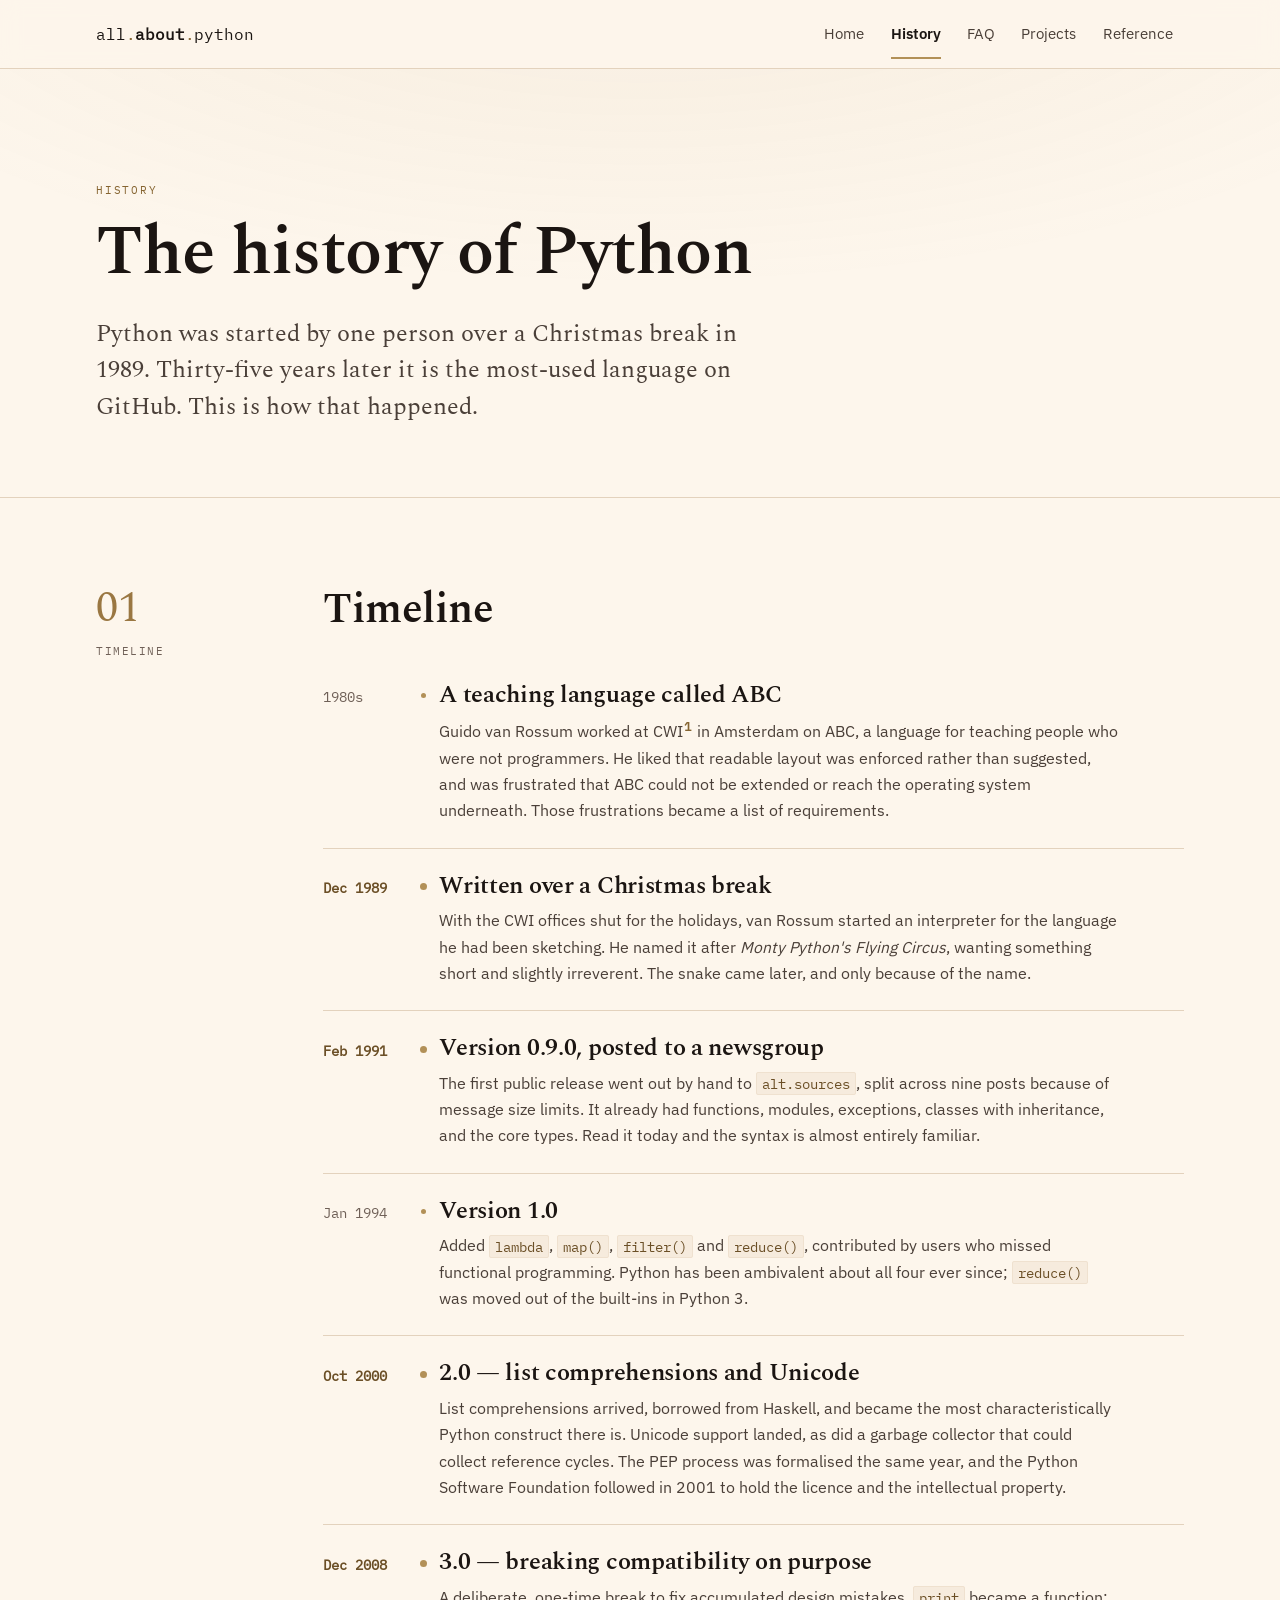
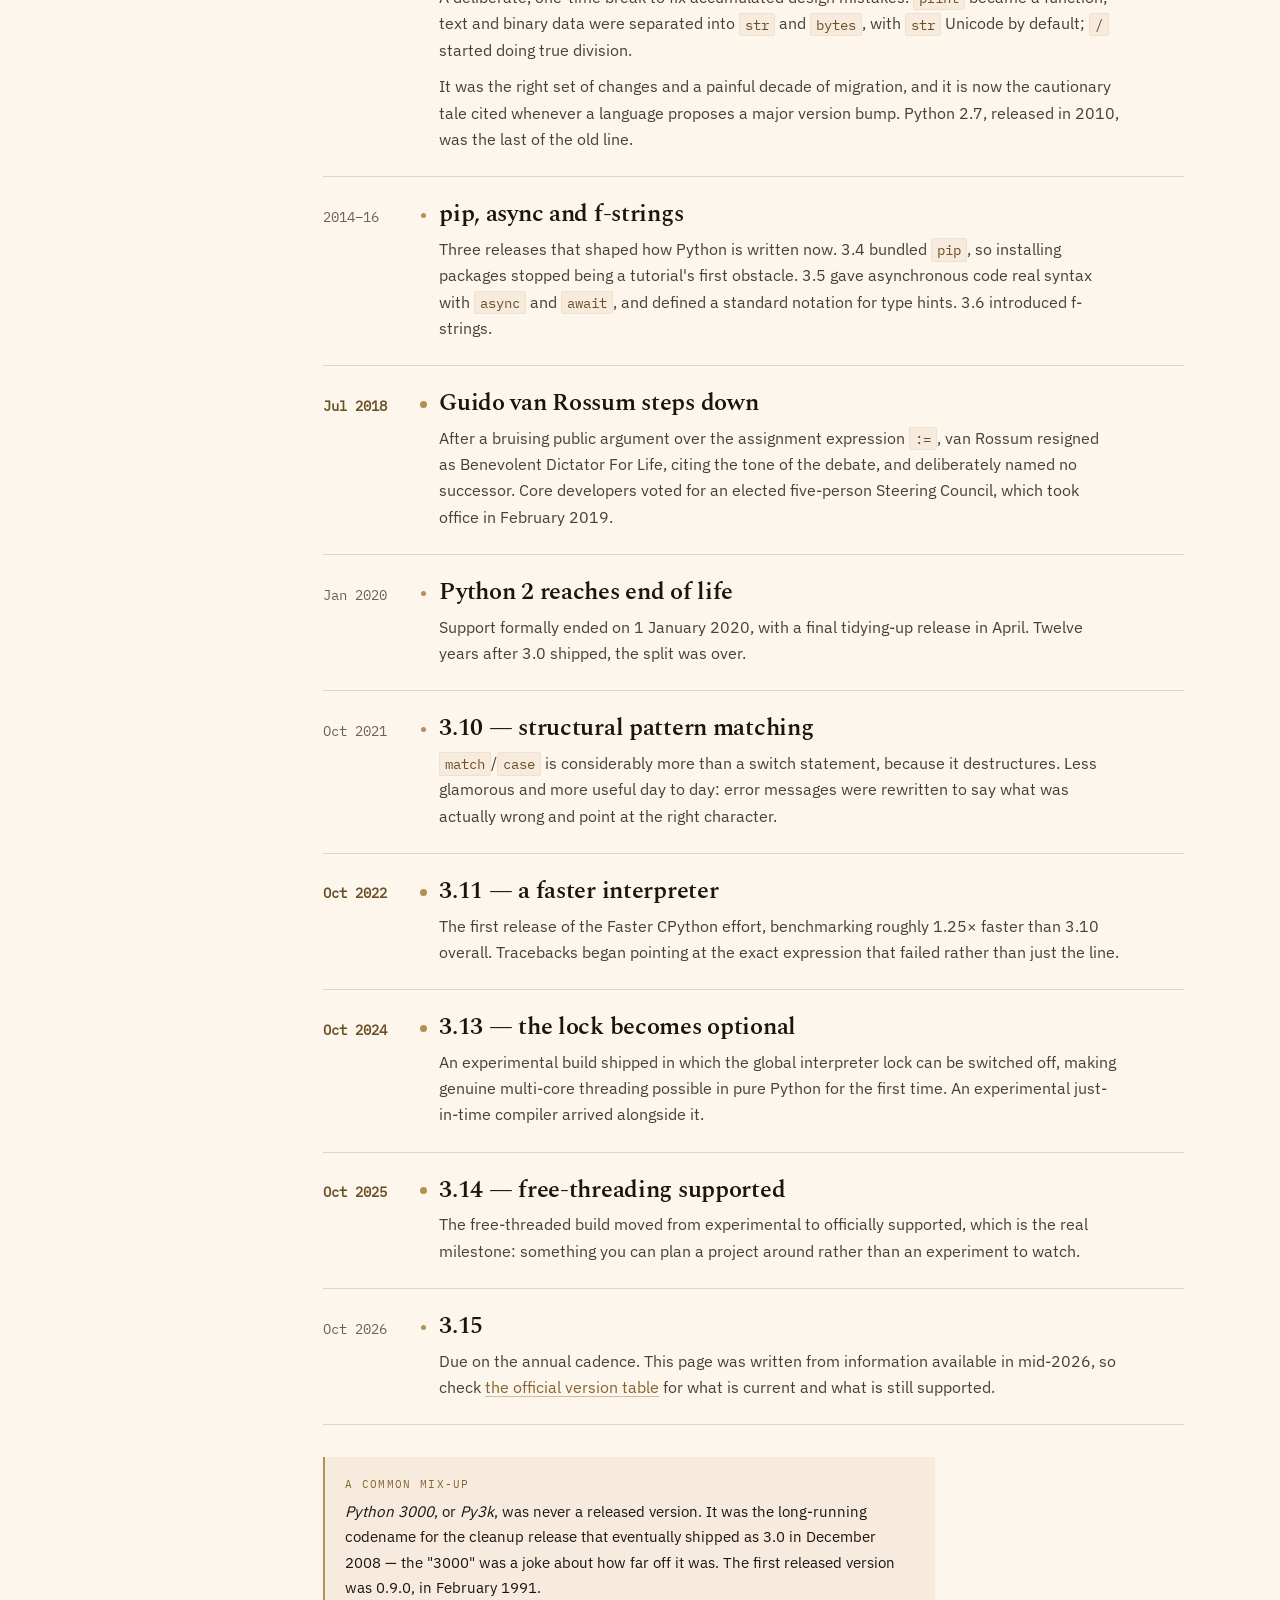
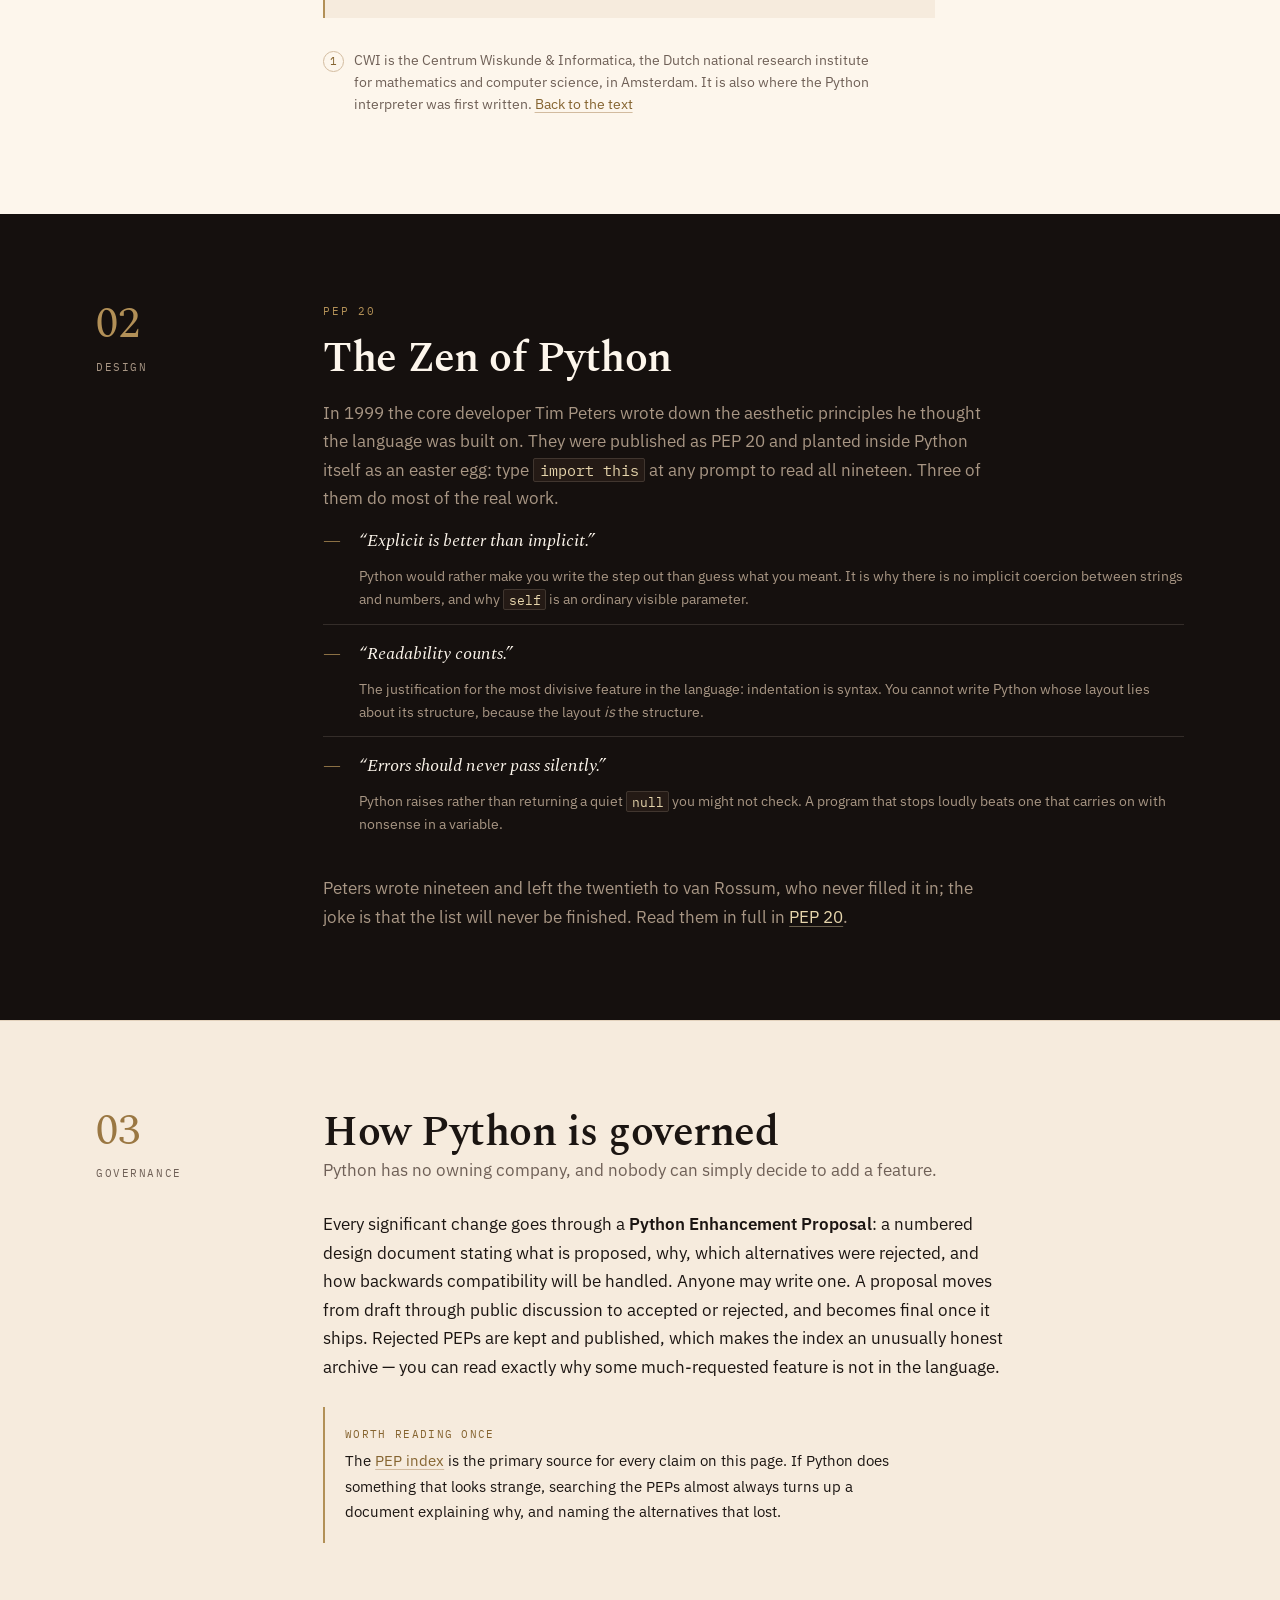
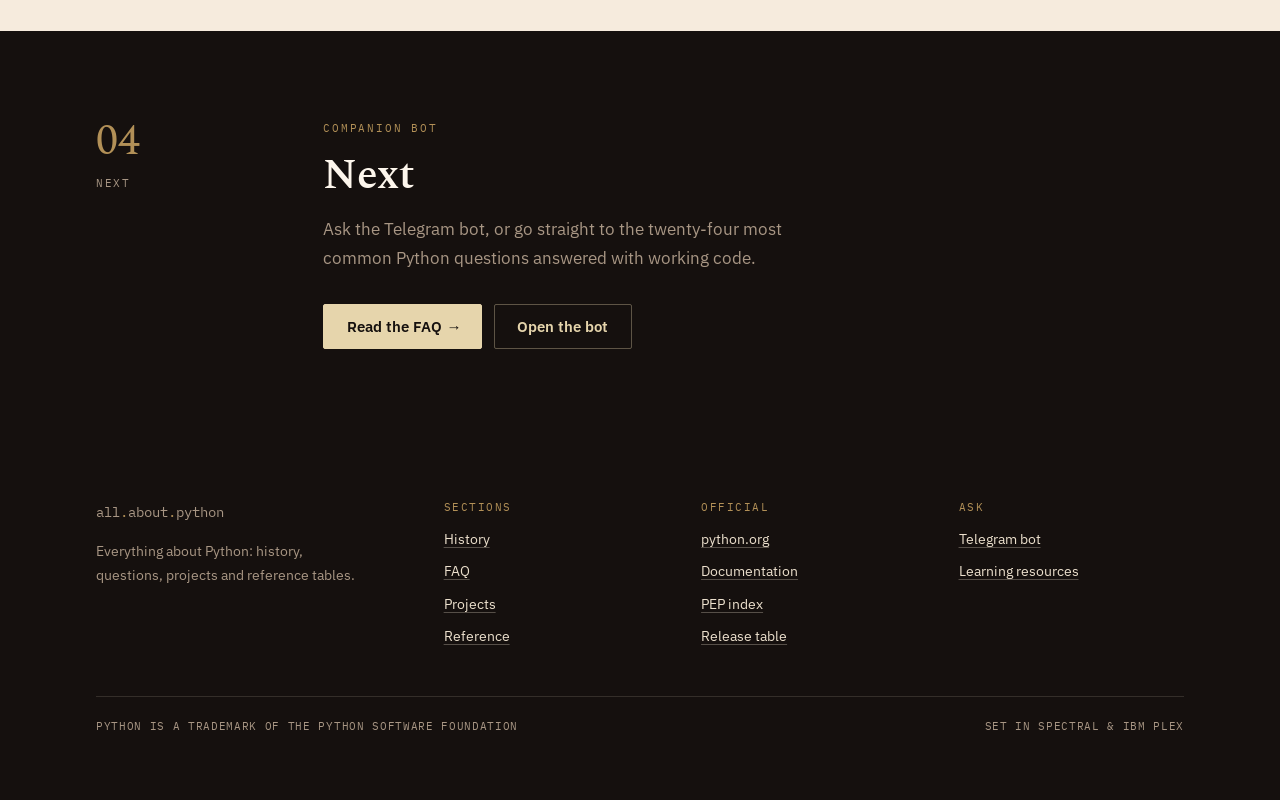
<file: web/history.html>
<!doctype html>
<html lang="en">
<head>
<meta charset="utf-8">
<meta name="viewport" content="width=device-width, initial-scale=1">
<title>History of Python — all.about.python</title>
<meta name="description" content="How Python went from a Christmas-break project at a Dutch research institute in 1989 to the most-used language on GitHub: a short timeline, the Zen of Python, and how the language is governed.">
<link rel="icon" href="assets/favicon.svg" type="image/svg+xml">
<link rel="preload" href="assets/fonts/spectral-600-latin.woff2" as="font" type="font/woff2" crossorigin>
<link rel="preload" href="assets/fonts/plexsans-400-latin.woff2" as="font" type="font/woff2" crossorigin>
<link rel="stylesheet" href="assets/css/site.css">
</head>
<body>

<a class="skip" href="#main">Skip to content</a>

<header class="masthead">
  <div class="shell masthead__inner">
    <a class="wordmark" href="index.html">all<span>.</span><b>about</b><span>.</span>python</a>
    <button class="nav-toggle" type="button" aria-expanded="false" aria-controls="nav" hidden>Menu</button>
    <nav class="nav" id="nav" aria-label="Main">
      <a href="index.html">Home</a>
      <a href="history.html" aria-current="page">History</a>
      <a href="faq.html">FAQ</a>
      <a href="projects.html">Projects</a>
      <a href="reference.html">Reference</a>
    </nav>
  </div>
</header>

<main id="main">

  <section class="shell hero">
    <p class="eyebrow">History</p>
    <h1>The history of Python</h1>
    <p class="lede">Python was started by one person over a Christmas break in
      1989. Thirty-five years later it is the most-used language on GitHub.
      This is how that happened.</p>
  </section>

  <!-- ========================== TIMELINE ========================== -->
  <section class="band" aria-labelledby="tl-h">
    <div class="shell split">
      <div class="split__rail">
        <span class="rail-num">01</span>
        <span class="rail-label">Timeline</span>
      </div>
      <div class="split__main">
        <h2 id="tl-h" style="margin-bottom:1.5rem">Timeline</h2>

        <ol class="timeline">
          <li class="tl">
            <span class="tl__year">1980s</span>
            <div class="tl__body">
              <h3>A teaching language called ABC</h3>
              <p>Guido van Rossum worked at CWI<sup><a href="#fn-cwi" id="fnref-cwi" aria-label="Footnote 1">1</a></sup>
                in Amsterdam on ABC, a language for teaching people who were
                not programmers. He liked that readable layout was enforced
                rather than suggested, and was frustrated that ABC could not be
                extended or reach the operating system underneath. Those
                frustrations became a list of requirements.</p>
            </div>
          </li>
          <li class="tl tl--major">
            <span class="tl__year">Dec 1989</span>
            <div class="tl__body">
              <h3>Written over a Christmas break</h3>
              <p>With the CWI offices shut for the holidays, van Rossum started
                an interpreter for the language he had been sketching. He named
                it after <em>Monty Python's Flying Circus</em>, wanting
                something short and slightly irreverent. The snake came later,
                and only because of the name.</p>
            </div>
          </li>
          <li class="tl tl--major">
            <span class="tl__year">Feb 1991</span>
            <div class="tl__body">
              <h3>Version 0.9.0, posted to a newsgroup</h3>
              <p>The first public release went out by hand to
                <code>alt.sources</code>, split across nine posts because of
                message size limits. It already had functions, modules,
                exceptions, classes with inheritance, and the core types. Read
                it today and the syntax is almost entirely familiar.</p>
            </div>
          </li>
          <li class="tl">
            <span class="tl__year">Jan 1994</span>
            <div class="tl__body">
              <h3>Version 1.0</h3>
              <p>Added <code>lambda</code>, <code>map()</code>,
                <code>filter()</code> and <code>reduce()</code>, contributed by
                users who missed functional programming. Python has been
                ambivalent about all four ever since; <code>reduce()</code> was
                moved out of the built-ins in Python 3.</p>
            </div>
          </li>
          <li class="tl tl--major">
            <span class="tl__year">Oct 2000</span>
            <div class="tl__body">
              <h3>2.0 &mdash; list comprehensions and Unicode</h3>
              <p>List comprehensions arrived, borrowed from Haskell, and became
                the most characteristically Python construct there is. Unicode
                support landed, as did a garbage collector that could collect
                reference cycles. The PEP process was formalised the same
                year, and the Python Software Foundation followed in 2001 to
                hold the licence and the intellectual property.</p>
            </div>
          </li>
          <li class="tl tl--major">
            <span class="tl__year">Dec 2008</span>
            <div class="tl__body">
              <h3>3.0 &mdash; breaking compatibility on purpose</h3>
              <p>A deliberate, one-time break to fix accumulated design
                mistakes. <code>print</code> became a function; text and binary
                data were separated into <code>str</code> and
                <code>bytes</code>, with <code>str</code> Unicode by default;
                <code>/</code> started doing true division.</p>
              <p>It was the right set of changes and a painful decade of
                migration, and it is now the cautionary tale cited whenever a
                language proposes a major version bump. Python 2.7, released in
                2010, was the last of the old line.</p>
            </div>
          </li>
          <li class="tl">
            <span class="tl__year">2014&ndash;16</span>
            <div class="tl__body">
              <h3>pip, async and f-strings</h3>
              <p>Three releases that shaped how Python is written now. 3.4
                bundled <code>pip</code>, so installing packages stopped being
                a tutorial's first obstacle. 3.5 gave asynchronous code real
                syntax with <code>async</code> and <code>await</code>, and
                defined a standard notation for type hints. 3.6 introduced
                f-strings.</p>
            </div>
          </li>
          <li class="tl tl--major">
            <span class="tl__year">Jul 2018</span>
            <div class="tl__body">
              <h3>Guido van Rossum steps down</h3>
              <p>After a bruising public argument over the assignment
                expression <code>:=</code>, van Rossum resigned as Benevolent
                Dictator For Life, citing the tone of the debate, and
                deliberately named no successor. Core developers voted for an
                elected five-person Steering Council, which took office in
                February 2019.</p>
            </div>
          </li>
          <li class="tl">
            <span class="tl__year">Jan 2020</span>
            <div class="tl__body">
              <h3>Python 2 reaches end of life</h3>
              <p>Support formally ended on 1 January 2020, with a final
                tidying-up release in April. Twelve years after 3.0 shipped,
                the split was over.</p>
            </div>
          </li>
          <li class="tl">
            <span class="tl__year">Oct 2021</span>
            <div class="tl__body">
              <h3>3.10 &mdash; structural pattern matching</h3>
              <p><code>match</code>/<code>case</code> is considerably more than
                a switch statement, because it destructures. Less glamorous and
                more useful day to day: error messages were rewritten to say
                what was actually wrong and point at the right character.</p>
            </div>
          </li>
          <li class="tl tl--major">
            <span class="tl__year">Oct 2022</span>
            <div class="tl__body">
              <h3>3.11 &mdash; a faster interpreter</h3>
              <p>The first release of the Faster CPython effort, benchmarking
                roughly 1.25&times; faster than 3.10 overall. Tracebacks began
                pointing at the exact expression that failed rather than just
                the line.</p>
            </div>
          </li>
          <li class="tl tl--major">
            <span class="tl__year">Oct 2024</span>
            <div class="tl__body">
              <h3>3.13 &mdash; the lock becomes optional</h3>
              <p>An experimental build shipped in which the global interpreter
                lock can be switched off, making genuine multi-core threading
                possible in pure Python for the first time. An experimental
                just-in-time compiler arrived alongside it.</p>
            </div>
          </li>
          <li class="tl tl--major">
            <span class="tl__year">Oct 2025</span>
            <div class="tl__body">
              <h3>3.14 &mdash; free-threading supported</h3>
              <p>The free-threaded build moved from experimental to officially
                supported, which is the real milestone: something you can plan
                a project around rather than an experiment to watch.</p>
            </div>
          </li>
          <li class="tl">
            <span class="tl__year">Oct 2026</span>
            <div class="tl__body">
              <h3>3.15</h3>
              <p>Due on the annual cadence. This page was written from
                information available in mid-2026, so check
                <a href="https://devguide.python.org/versions/">the official
                version table</a> for what is current and what is still
                supported.</p>
            </div>
          </li>
        </ol>

        <div class="note" style="margin-top:2rem">
          <b>A common mix-up</b>
          <p><em>Python 3000</em>, or <em>Py3k</em>, was never a released
            version. It was the long-running codename for the cleanup release
            that eventually shipped as 3.0 in December 2008 &mdash; the "3000"
            was a joke about how far off it was. The first released version was
            0.9.0, in February 1991.</p>
        </div>

        <ol class="sources" style="margin-top:2rem">
          <li id="fn-cwi">CWI is the Centrum Wiskunde &amp; Informatica, the
            Dutch national research institute for mathematics and computer
            science, in Amsterdam. It is also where the Python interpreter was
            first written. <a href="#fnref-cwi">Back to the text</a></li>
        </ol>
      </div>
    </div>
  </section>

  <!-- ============================ ZEN ============================= -->
  <section class="band dark" aria-labelledby="zen-h">
    <div class="shell split">
      <div class="split__rail">
        <span class="rail-num">02</span>
        <span class="rail-label">Design</span>
      </div>
      <div class="split__main stack">
        <div>
          <p class="eyebrow">PEP 20</p>
          <h2 id="zen-h">The Zen of Python</h2>
          <p style="margin-top:1rem">In 1999 the core developer Tim Peters
            wrote down the aesthetic principles he thought the language was
            built on. They were published as PEP 20 and planted inside Python
            itself as an easter egg: type <code>import this</code> at any
            prompt to read all nineteen. Three of them do most of the real
            work.</p>
        </div>

        <ul class="aphorisms">
          <li>&ldquo;Explicit is better than implicit.&rdquo;
            <span>Python would rather make you write the step out than guess
              what you meant. It is why there is no implicit coercion between
              strings and numbers, and why <code>self</code> is an ordinary
              visible parameter.</span></li>
          <li>&ldquo;Readability counts.&rdquo;
            <span>The justification for the most divisive feature in the
              language: indentation is syntax. You cannot write Python whose
              layout lies about its structure, because the layout
              <em>is</em> the structure.</span></li>
          <li>&ldquo;Errors should never pass silently.&rdquo;
            <span>Python raises rather than returning a quiet
              <code>null</code> you might not check. A program that stops
              loudly beats one that carries on with nonsense in a
              variable.</span></li>
        </ul>

        <p>Peters wrote nineteen and left the twentieth to van Rossum, who
          never filled it in; the joke is that the list will never be
          finished. Read them in full in
          <a href="https://peps.python.org/pep-0020/">PEP 20</a>.</p>
      </div>
    </div>
  </section>

  <!-- ========================= GOVERNANCE ========================= -->
  <section class="band band--sunk" aria-labelledby="gov-h">
    <div class="shell split">
      <div class="split__rail">
        <span class="rail-num">03</span>
        <span class="rail-label">Governance</span>
      </div>
      <div class="split__main stack">
        <div>
          <h2 id="gov-h">How Python is governed</h2>
          <p class="dek">Python has no owning company, and nobody can simply
            decide to add a feature.</p>
        </div>

        <div>
          <p>Every significant change goes through a <strong>Python
            Enhancement Proposal</strong>: a numbered design document stating
            what is proposed, why, which alternatives were rejected, and how
            backwards compatibility will be handled. Anyone may write one. A
            proposal moves from draft through public discussion to accepted or
            rejected, and becomes final once it ships. Rejected PEPs are kept
            and published, which makes the index an unusually honest archive
            &mdash; you can read exactly why some much-requested feature is not
            in the language.</p>
        </div>

        <div class="note">
          <b>Worth reading once</b>
          <p>The <a href="https://peps.python.org/">PEP index</a> is the
            primary source for every claim on this page. If Python does
            something that looks strange, searching the PEPs almost always
            turns up a document explaining why, and naming the alternatives
            that lost.</p>
        </div>
      </div>
    </div>
  </section>

  <!-- ============================= CTA ============================ -->
  <section class="band dark" aria-labelledby="next-h">
    <div class="shell split">
      <div class="split__rail">
        <span class="rail-num">04</span>
        <span class="rail-label">Next</span>
      </div>
      <div class="split__main">
        <p class="eyebrow">Companion bot</p>
        <h2 id="next-h">Next</h2>
        <p style="margin-top:1rem;max-width:52ch">Ask the Telegram bot, or go
          straight to the twenty-four most common Python questions answered
          with working code.</p>
        <div class="btn-row">
          <a class="btn btn--onDark" href="faq.html">Read the FAQ <span class="btn__arrow">&rarr;</span></a>
          <a class="btn btn--ghost" href="https://t.me/Ur_all_aboutPython_bot">Open the bot</a>
        </div>
      </div>
    </div>
  </section>

</main>

<footer class="foot">
  <div class="shell">
    <div class="foot__grid">
      <div>
        <p class="foot__mark">all<span>.</span>about<span>.</span>python</p>
        <p style="margin-top:0.6rem;max-width:34ch">Everything about Python:
          history, questions, projects and reference tables.</p>
      </div>
      <div>
        <h4>Sections</h4>
        <ul>
          <li><a href="history.html">History</a></li>
          <li><a href="faq.html">FAQ</a></li>
          <li><a href="projects.html">Projects</a></li>
          <li><a href="reference.html">Reference</a></li>
        </ul>
      </div>
      <div>
        <h4>Official</h4>
        <ul>
          <li><a href="https://www.python.org/">python.org</a></li>
          <li><a href="https://docs.python.org/3/">Documentation</a></li>
          <li><a href="https://peps.python.org/">PEP index</a></li>
          <li><a href="https://devguide.python.org/versions/">Release table</a></li>
        </ul>
      </div>
      <div>
        <h4>Ask</h4>
        <ul>
          <li><a href="https://t.me/Ur_all_aboutPython_bot">Telegram bot</a></li>
          <li><a href="index.html#resources">Learning resources</a></li>
        </ul>
      </div>
    </div>
    <div class="foot__base">
      <span>Python is a trademark of the Python Software Foundation</span>
      <span>Set in Spectral &amp; IBM Plex</span>
    </div>
  </div>
</footer>

<script src="assets/js/site.js" defer></script>
</body>
</html>
</file>
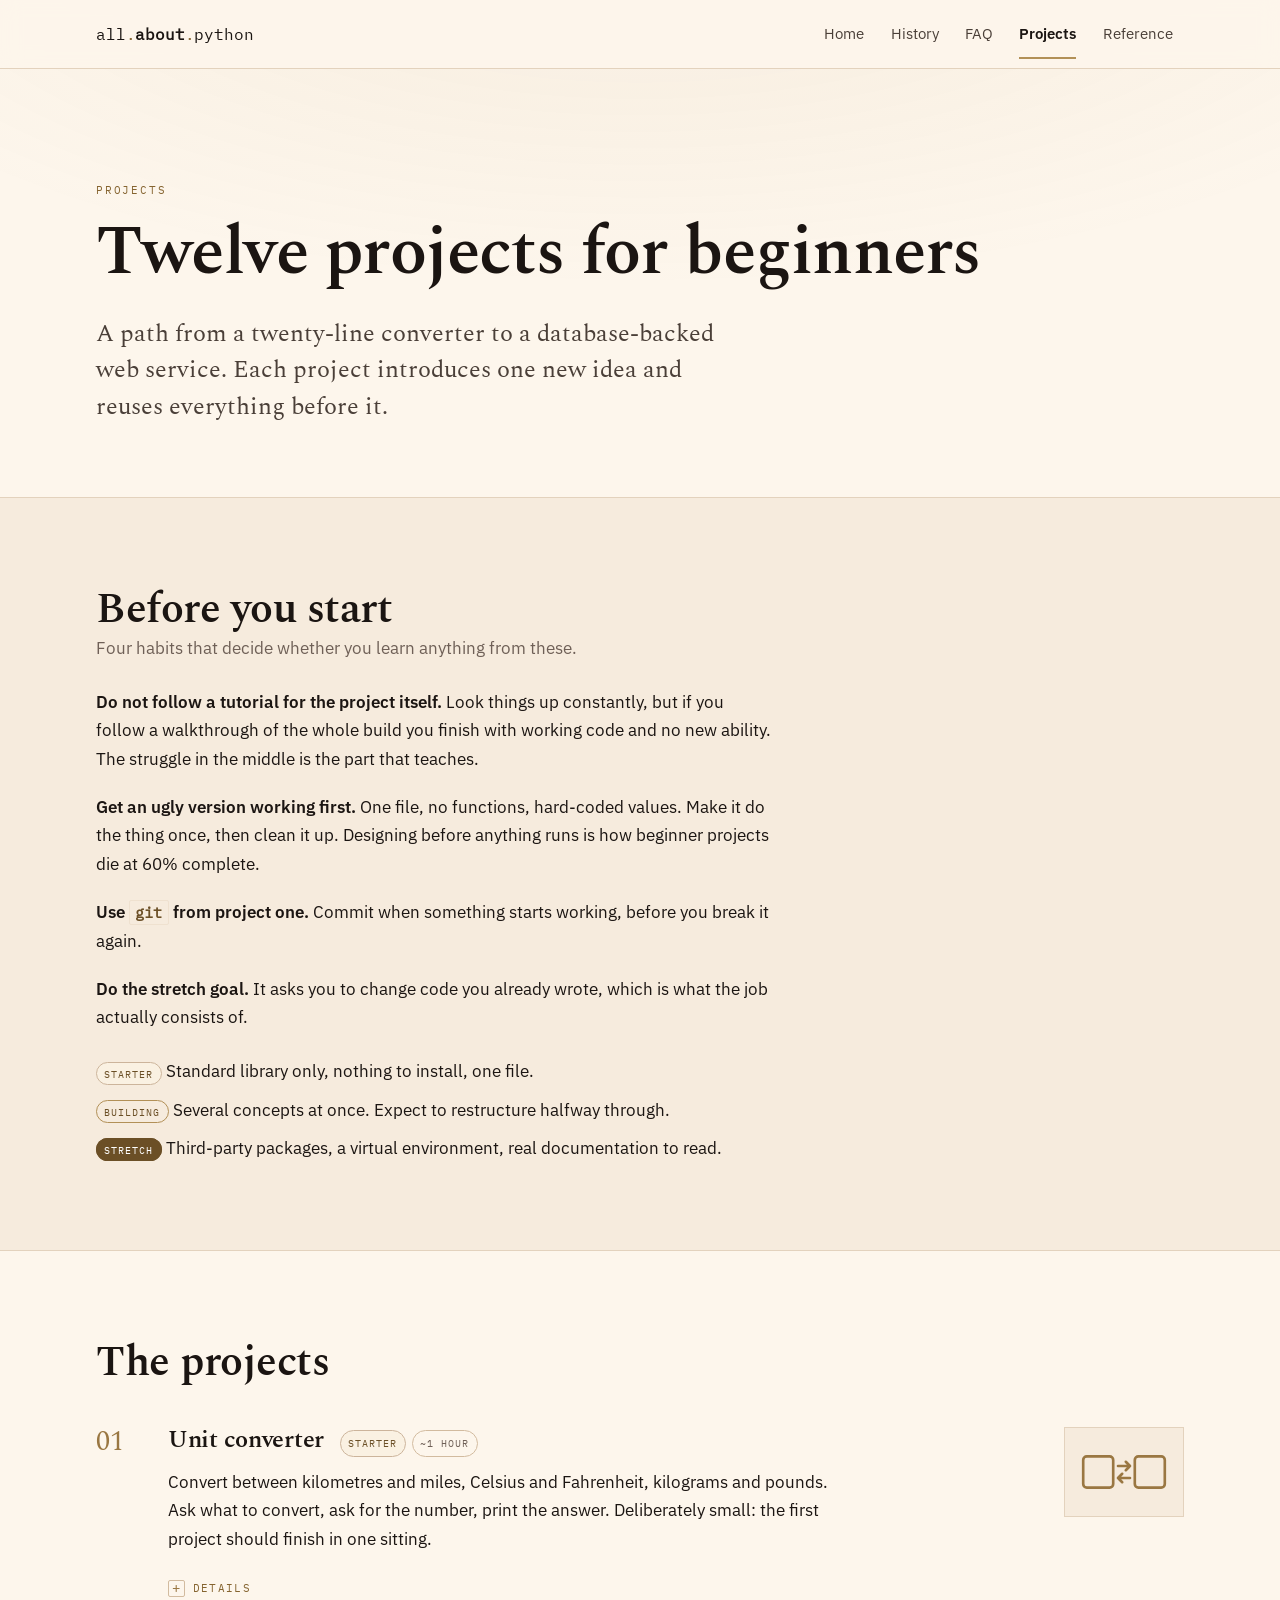
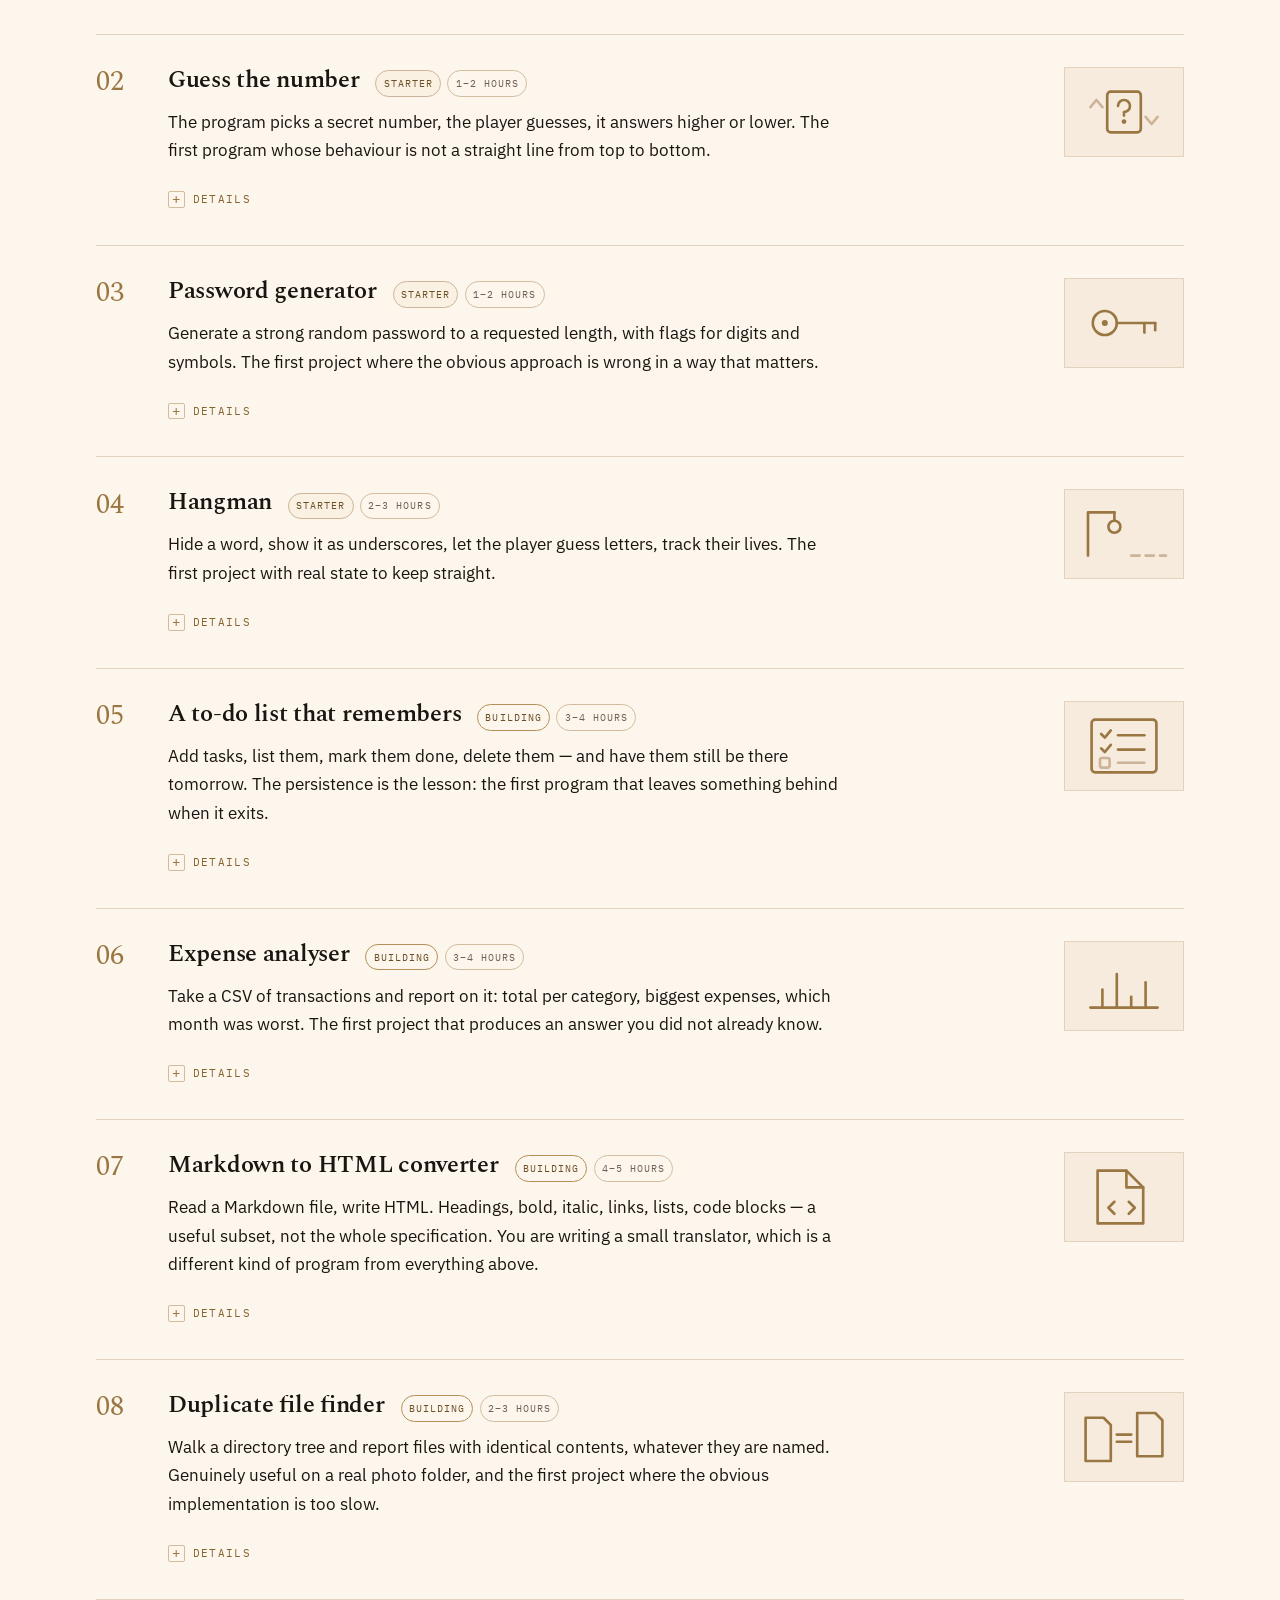
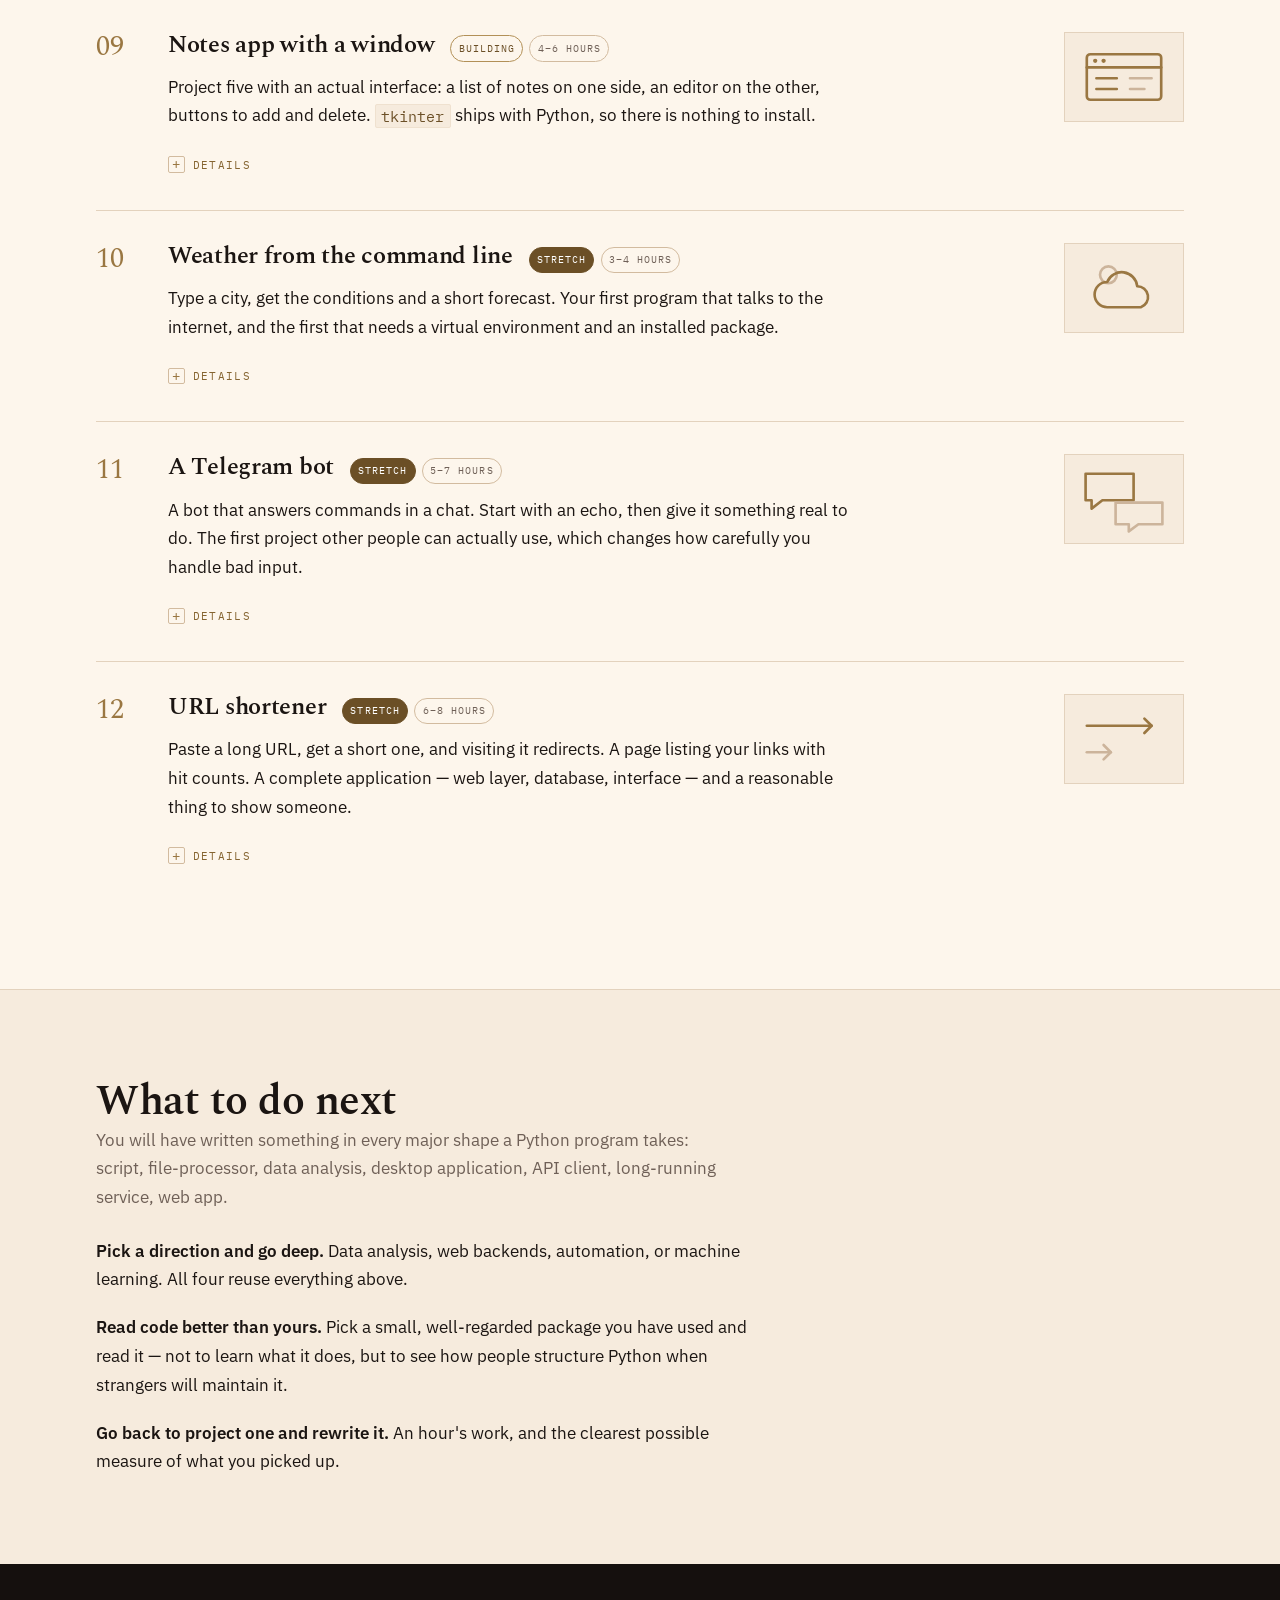
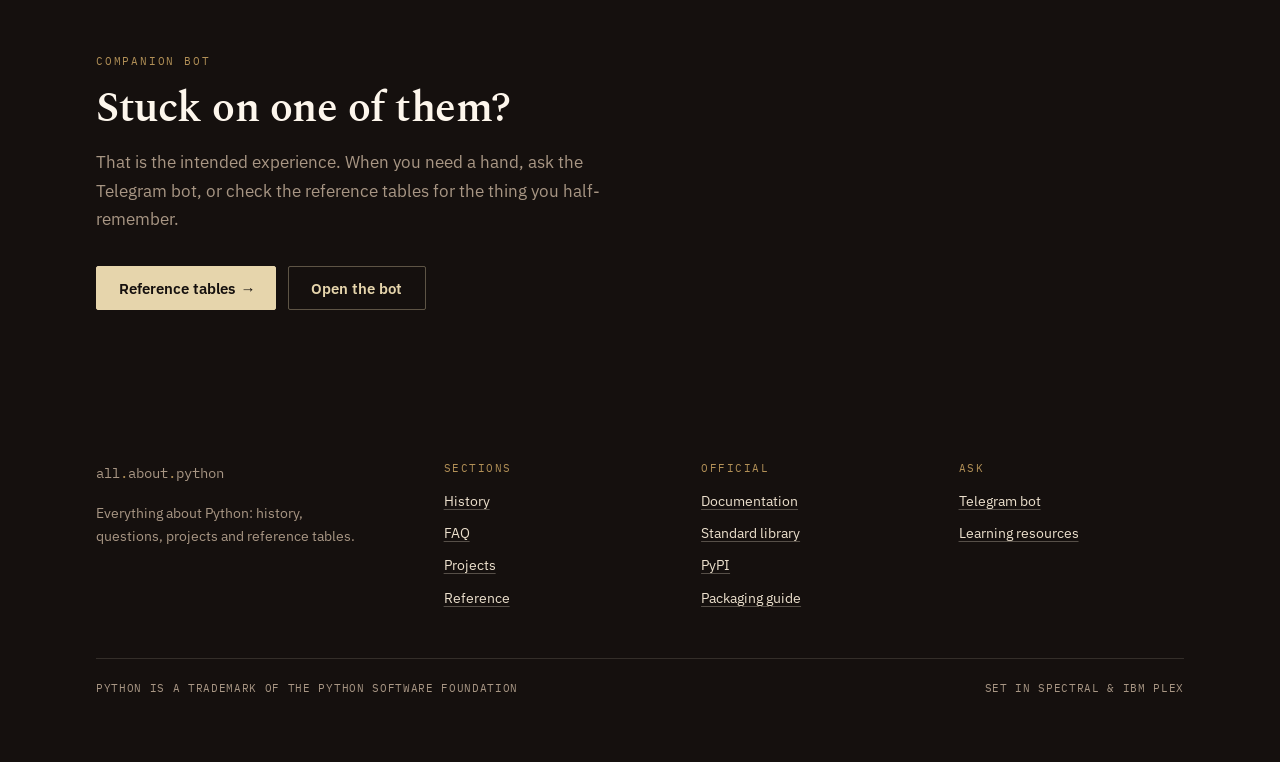
<file: web/projects.html>
<!doctype html>
<html lang="en">
<head>
<meta charset="utf-8">
<meta name="viewport" content="width=device-width, initial-scale=1">
<title>Twelve projects — all.about.python</title>
<meta name="description" content="Twelve Python projects for beginners, graded from a twenty-line converter to a database-backed web service, each with what it teaches, the modules it needs and a stretch goal.">
<link rel="icon" href="assets/favicon.svg" type="image/svg+xml">
<link rel="preload" href="assets/fonts/spectral-600-latin.woff2" as="font" type="font/woff2" crossorigin>
<link rel="preload" href="assets/fonts/plexsans-400-latin.woff2" as="font" type="font/woff2" crossorigin>
<link rel="stylesheet" href="assets/css/site.css">
</head>
<body>

<a class="skip" href="#main">Skip to content</a>

<header class="masthead">
  <div class="shell masthead__inner">
    <a class="wordmark" href="index.html">all<span>.</span><b>about</b><span>.</span>python</a>
    <button class="nav-toggle" type="button" aria-expanded="false" aria-controls="nav" hidden>Menu</button>
    <nav class="nav" id="nav" aria-label="Main">
      <a href="index.html">Home</a>
      <a href="history.html">History</a>
      <a href="faq.html">FAQ</a>
      <a href="projects.html" aria-current="page">Projects</a>
      <a href="reference.html">Reference</a>
    </nav>
  </div>
</header>

<main id="main">

  <section class="shell hero">
    <p class="eyebrow">Projects</p>
    <h1>Twelve projects for beginners</h1>
    <p class="lede">A path from a twenty-line converter to a database-backed
      web service. Each project introduces one new idea and reuses everything
      before it.</p>
  </section>

  <!-- ========================== HOW TO USE ======================== -->
  <section class="band band--sunk" aria-labelledby="how-h">
    <div class="shell split split--plain">
      <div class="split__main stack">
        <div>
          <h2 id="how-h">Before you start</h2>
          <p class="dek">Four habits that decide whether you learn anything
            from these.</p>
        </div>
        <div>
          <p><strong>Do not follow a tutorial for the project itself.</strong>
            Look things up constantly, but if you follow a walkthrough of the
            whole build you finish with working code and no new ability. The
            struggle in the middle is the part that teaches.</p>
          <p><strong>Get an ugly version working first.</strong> One file, no
            functions, hard-coded values. Make it do the thing once, then
            clean it up. Designing before anything runs is how beginner
            projects die at 60% complete.</p>
          <p><strong>Use <code>git</code> from project one.</strong> Commit
            when something starts working, before you break it again.</p>
          <p><strong>Do the stretch goal.</strong> It asks you to change code
            you already wrote, which is what the job actually consists of.</p>
        </div>
        <div>
          <p style="margin-bottom:0.6rem"><span class="chip chip--1">Starter</span>
            Standard library only, nothing to install, one file.</p>
          <p style="margin-bottom:0.6rem"><span class="chip chip--2">Building</span>
            Several concepts at once. Expect to restructure halfway through.</p>
          <p><span class="chip chip--3">Stretch</span>
            Third-party packages, a virtual environment, real documentation to
            read.</p>
        </div>
      </div>
    </div>
  </section>

  <!-- ========================== PROJECTS ========================== -->
  <section class="band" aria-labelledby="list-h">
    <div class="shell split split--plain">
      <div class="split__main">
        <h2 id="list-h" style="margin-bottom:0.5rem">The projects</h2>

        <!-- 01 -->
        <div class="project">
          <span class="project__num">01</span>
          <div class="project__top">
            <div>
              <div class="project__head">
                <h3>Unit converter</h3>
                <div class="project__meta">
                  <span class="chip chip--1">Starter</span><span class="chip">~1 hour</span>
                </div>
              </div>
              <p>Convert between kilometres and miles, Celsius and Fahrenheit,
                kilograms and pounds. Ask what to convert, ask for the number,
                print the answer. Deliberately small: the first project should
                finish in one sitting.</p>
              <details class="fold">
                <summary>Details</summary>
                <div class="fold__body">
              <div class="project__learn"><b>Teaches</b> Functions with return
                values, <code>input()</code> always handing you a string,
                <code>float()</code> and what happens when the user types
                nonsense, and a dictionary as a lookup table instead of a tower
                of <code>if</code> statements.</div>
              <div class="project__learn"><b>Modules</b> None.</div>
              <div class="project__learn"><b>Then try</b> Loop until the user
                quits, surviving every bad input. Add a unit pair and count how
                many places you had to edit.</div>
                </div>
              </details>
            </div>
            <div class="project__art">
              <svg viewBox="0 0 80 60" role="img" aria-label="Two boxes exchanging values">
                <rect x="6" y="17" width="25" height="26" rx="3"/>
                <rect x="49" y="17" width="25" height="26" rx="3"/>
                <path d="M35 25h10m-3.5-3.5L45 25l-3.5 3.5"/>
                <path d="M45 35H35m3.5-3.5L35 35l3.5 3.5"/>
              </svg>
            </div>
          </div>
        </div>

        <!-- 02 -->
        <div class="project">
          <span class="project__num">02</span>
          <div class="project__top">
            <div>
              <div class="project__head">
                <h3>Guess the number</h3>
                <div class="project__meta">
                  <span class="chip chip--1">Starter</span><span class="chip">1&ndash;2 hours</span>
                </div>
              </div>
              <p>The program picks a secret number, the player guesses, it
                answers higher or lower. The first program whose behaviour is
                not a straight line from top to bottom.</p>
              <details class="fold">
                <summary>Details</summary>
                <div class="fold__body">
              <div class="project__learn"><b>Teaches</b> <code>while</code>
                loops with a condition you have to reason about, counters,
                comparison logic, and <code>random</code>. Also your first bug
                that is not a syntax error.</div>
              <div class="project__learn"><b>Modules</b> <code>random</code></div>
              <div class="project__learn"><b>Then try</b> Swap roles and let
                the program guess by binary search. It should never need more
                than seven guesses for 1&ndash;100 &mdash; working out why
                seven is the exercise.</div>
                </div>
              </details>
            </div>
            <div class="project__art">
              <svg viewBox="0 0 80 60" role="img" aria-label="A hidden number with higher and lower arrows">
                <rect x="26" y="13" width="28" height="34" rx="3"/>
                <path d="M35 25a5 5 0 1 1 5 5v3"/>
                <circle class="fill" cx="40" cy="38" r="2"/>
                <path d="M12 26l5-6 5 6" class="faint"/>
                <path d="M58 34l5 6 5-6" class="faint"/>
              </svg>
            </div>
          </div>
        </div>

        <!-- 03 -->
        <div class="project">
          <span class="project__num">03</span>
          <div class="project__top">
            <div>
              <div class="project__head">
                <h3>Password generator</h3>
                <div class="project__meta">
                  <span class="chip chip--1">Starter</span><span class="chip">1&ndash;2 hours</span>
                </div>
              </div>
              <p>Generate a strong random password to a requested length, with
                flags for digits and symbols. The first project where the
                obvious approach is wrong in a way that matters.</p>
              <details class="fold">
                <summary>Details</summary>
                <div class="fold__body">
              <div class="project__learn"><b>Teaches</b> The
                <code>string</code> module's character constants and real
                command-line arguments with <code>argparse</code>. Most
                importantly: use <code>secrets</code>, not
                <code>random</code>, which is predictable by design and unfit
                for anything secret.</div>
              <div class="project__learn"><b>Modules</b> <code>secrets</code>,
                <code>string</code>, <code>argparse</code></div>
              <div class="project__learn"><b>Then try</b> Add a passphrase mode
                using random words, then work out which of your two modes is
                actually stronger.</div>
                </div>
              </details>
            </div>
            <div class="project__art">
              <svg viewBox="0 0 80 60" role="img" aria-label="A key">
                <circle cx="24" cy="30" r="10"/>
                <circle class="fill" cx="24" cy="30" r="2.5"/>
                <path d="M34 30h32"/>
                <path d="M57 30v8"/>
                <path d="M66 30v6"/>
              </svg>
            </div>
          </div>
        </div>

        <!-- 04 -->
        <div class="project">
          <span class="project__num">04</span>
          <div class="project__top">
            <div>
              <div class="project__head">
                <h3>Hangman</h3>
                <div class="project__meta">
                  <span class="chip chip--1">Starter</span><span class="chip">2&ndash;3 hours</span>
                </div>
              </div>
              <p>Hide a word, show it as underscores, let the player guess
                letters, track their lives. The first project with real state
                to keep straight.</p>
              <details class="fold">
                <summary>Details</summary>
                <div class="fold__body">
              <div class="project__learn"><b>Teaches</b> Sets, and why they are
                right for "letters already guessed". String indexing and
                joining to render the masked word. Keeping several pieces of
                state consistent &mdash; the point where you start wanting
                functions for their own sake.</div>
              <div class="project__learn"><b>Modules</b> <code>random</code>,
                plus a text file of words</div>
              <div class="project__learn"><b>Then try</b> Handle the edge
                cases: a repeated guess should not cost a life, and a word with
                the same letter twice should reveal both.</div>
                </div>
              </details>
            </div>
            <div class="project__art">
              <svg viewBox="0 0 80 60" role="img" aria-label="A gallows and blank letter spaces">
                <path d="M10 48V12h22"/>
                <path d="M32 12v7"/>
                <circle cx="32" cy="24" r="5"/>
                <path d="M46 48h7m5 0h7m5 0h5" class="faint"/>
              </svg>
            </div>
          </div>
        </div>

        <!-- 05 -->
        <div class="project">
          <span class="project__num">05</span>
          <div class="project__top">
            <div>
              <div class="project__head">
                <h3>A to-do list that remembers</h3>
                <div class="project__meta">
                  <span class="chip chip--2">Building</span><span class="chip">3&ndash;4 hours</span>
                </div>
              </div>
              <p>Add tasks, list them, mark them done, delete them &mdash; and
                have them still be there tomorrow. The persistence is the
                lesson: the first program that leaves something behind when it
                exits.</p>
              <details class="fold">
                <summary>Details</summary>
                <div class="fold__body">
              <div class="project__learn"><b>Teaches</b> Reading and writing
                files, <code>json</code> for turning objects into text and
                back, and <code>pathlib</code> for paths that work everywhere.
                Plus the first design question with no right answer: what if
                the file does not exist, or contains nonsense?</div>
              <div class="project__learn"><b>Modules</b> <code>json</code>,
                <code>pathlib</code>, <code>argparse</code></div>
              <div class="project__learn"><b>Then try</b> Make saving safe
                against interruption: write a temporary file and rename it over
                the original, so a crash cannot leave you half a file.</div>
                </div>
              </details>
            </div>
            <div class="project__art">
              <svg viewBox="0 0 80 60" role="img" aria-label="A checklist">
                <rect x="13" y="8" width="54" height="44" rx="3"/>
                <path d="M21 20l3 3 5-6"/><path d="M35 21h22"/>
                <path d="M21 32l3 3 5-6"/><path d="M35 33h22"/>
                <rect x="20" y="40" width="8" height="8" rx="1.5" class="faint"/>
                <path d="M35 44h22" class="faint"/>
              </svg>
            </div>
          </div>
        </div>

        <!-- 06 -->
        <div class="project">
          <span class="project__num">06</span>
          <div class="project__top">
            <div>
              <div class="project__head">
                <h3>Expense analyser</h3>
                <div class="project__meta">
                  <span class="chip chip--2">Building</span><span class="chip">3&ndash;4 hours</span>
                </div>
              </div>
              <p>Take a CSV of transactions and report on it: total per
                category, biggest expenses, which month was worst. The first
                project that produces an answer you did not already know.</p>
              <details class="fold">
                <summary>Details</summary>
                <div class="fold__body">
              <div class="project__learn"><b>Teaches</b> The <code>csv</code>
                module and why you should not split on commas yourself.
                <code>Counter</code> and <code>defaultdict</code> for grouping,
                and <code>sorted</code> with a <code>key</code>. Plus real data
                cleaning: inconsistent dates, blank fields, currency symbols
                glued on.</div>
              <div class="project__learn"><b>Modules</b> <code>csv</code>,
                <code>collections</code>, <code>statistics</code>,
                <code>datetime</code>, <code>decimal</code></div>
              <div class="project__learn"><b>Then try</b> Use
                <code>Decimal</code> rather than <code>float</code> for money
                and find out why &mdash; start by evaluating
                <code>0.1 + 0.2</code> at a prompt.</div>
                </div>
              </details>
            </div>
            <div class="project__art">
              <svg viewBox="0 0 80 60" role="img" aria-label="A bar chart">
                <path d="M12 48h56"/>
                <path d="M22 48V33"/>
                <path d="M34 48V20"/>
                <path d="M46 48V39"/>
                <path d="M58 48V27"/>
              </svg>
            </div>
          </div>
        </div>

        <!-- 07 -->
        <div class="project">
          <span class="project__num">07</span>
          <div class="project__top">
            <div>
              <div class="project__head">
                <h3>Markdown to HTML converter</h3>
                <div class="project__meta">
                  <span class="chip chip--2">Building</span><span class="chip">4&ndash;5 hours</span>
                </div>
              </div>
              <p>Read a Markdown file, write HTML. Headings, bold, italic,
                links, lists, code blocks &mdash; a useful subset, not the
                whole specification. You are writing a small translator, which
                is a different kind of program from everything above.</p>
              <details class="fold">
                <summary>Details</summary>
                <div class="fold__body">
              <div class="project__learn"><b>Teaches</b> Regular expressions
                and their limits: you will hit a point where nesting defeats a
                regex and you need to track state line by line. That
                realisation is worth more than the finished converter. Plus
                HTML escaping, a security lesson disguised as a formatting
                one.</div>
              <div class="project__learn"><b>Modules</b> <code>re</code>,
                <code>html</code>, <code>pathlib</code>,
                <code>argparse</code></div>
              <div class="project__learn"><b>Then try</b> Nested lists, where
                every naive implementation breaks. Then write tests &mdash;
                text in, text out makes this the ideal first project to
                test.</div>
                </div>
              </details>
            </div>
            <div class="project__art">
              <svg viewBox="0 0 80 60" role="img" aria-label="A document with angle brackets">
                <path d="M18 52V8h24l14 14v30z"/>
                <path d="M42 8v14h14"/>
                <path d="M32 34l-5 5 5 5"/>
                <path d="M44 34l5 5-5 5"/>
              </svg>
            </div>
          </div>
        </div>

        <!-- 08 -->
        <div class="project">
          <span class="project__num">08</span>
          <div class="project__top">
            <div>
              <div class="project__head">
                <h3>Duplicate file finder</h3>
                <div class="project__meta">
                  <span class="chip chip--2">Building</span><span class="chip">2&ndash;3 hours</span>
                </div>
              </div>
              <p>Walk a directory tree and report files with identical
                contents, whatever they are named. Genuinely useful on a real
                photo folder, and the first project where the obvious
                implementation is too slow.</p>
              <details class="fold">
                <summary>Details</summary>
                <div class="fold__body">
              <div class="project__learn"><b>Teaches</b> Recursive directory
                walking, hashing with <code>hashlib</code>, and reading files
                in chunks rather than loading a gigabyte into memory. The real
                lesson is algorithmic: comparing everything with everything is
                quadratic, so group by size first and hash only within
                groups.</div>
              <div class="project__learn"><b>Modules</b> <code>pathlib</code>,
                <code>hashlib</code>, <code>collections</code></div>
              <div class="project__learn"><b>Then try</b> Add a
                <code>--delete</code> flag, then think hard about it: dry run
                by default, never remove the last copy, always confirm.</div>
                </div>
              </details>
            </div>
            <div class="project__art">
              <svg viewBox="0 0 80 60" role="img" aria-label="Two identical files">
                <path d="M8 50V14h15l6 6v30z"/>
                <path d="M51 46V10h15l6 6v30z"/>
                <path d="M34 28h12"/>
                <path d="M34 34h12"/>
              </svg>
            </div>
          </div>
        </div>

        <!-- 09 -->
        <div class="project">
          <span class="project__num">09</span>
          <div class="project__top">
            <div>
              <div class="project__head">
                <h3>Notes app with a window</h3>
                <div class="project__meta">
                  <span class="chip chip--2">Building</span><span class="chip">4&ndash;6 hours</span>
                </div>
              </div>
              <p>Project five with an actual interface: a list of notes on one
                side, an editor on the other, buttons to add and delete.
                <code>tkinter</code> ships with Python, so there is nothing to
                install.</p>
              <details class="fold">
                <summary>Details</summary>
                <div class="fold__body">
              <div class="project__learn"><b>Teaches</b> Event-driven
                programming, which inverts how your programs have worked so
                far: you no longer control the order of events, you register
                callbacks and wait. Keeping the interface in step with the
                underlying data is the problem every graphical application
                has.</div>
              <div class="project__learn"><b>Modules</b> <code>tkinter</code>,
                <code>tkinter.ttk</code>, <code>json</code></div>
              <div class="project__learn"><b>Then try</b> A search box that
                filters as you type, and a window that resizes sensibly
                &mdash; harder than it sounds.</div>
                </div>
              </details>
            </div>
            <div class="project__art">
              <svg viewBox="0 0 80 60" role="img" aria-label="An application window">
                <rect x="9" y="11" width="62" height="38" rx="3"/>
                <path d="M9 22h62"/>
                <circle class="fill" cx="16" cy="16.5" r="1.8"/>
                <circle class="fill" cx="23" cy="16.5" r="1.8"/>
                <path d="M17 31h17M17 40h17"/>
                <path d="M45 31h18M45 40h12" class="faint"/>
              </svg>
            </div>
          </div>
        </div>

        <!-- 10 -->
        <div class="project">
          <span class="project__num">10</span>
          <div class="project__top">
            <div>
              <div class="project__head">
                <h3>Weather from the command line</h3>
                <div class="project__meta">
                  <span class="chip chip--3">Stretch</span><span class="chip">3&ndash;4 hours</span>
                </div>
              </div>
              <p>Type a city, get the conditions and a short forecast. Your
                first program that talks to the internet, and the first that
                needs a virtual environment and an installed package.</p>
              <details class="fold">
                <summary>Details</summary>
                <div class="fold__body">
              <div class="project__learn"><b>Teaches</b> HTTP requests and
                status codes, digging through a JSON structure you did not
                design, and the fact that network calls fail. Also API keys,
                and why they belong in an environment variable rather than in
                source code that ends up in a public repository.</div>
              <div class="project__learn"><b>Modules</b>
                <code>requests</code> (installed), <code>os</code>,
                <code>argparse</code></div>
              <div class="project__learn"><b>Then try</b> Cache responses for
                ten minutes, and handle every failure with a message a human
                would understand rather than a traceback.</div>
                </div>
              </details>
            </div>
            <div class="project__art">
              <svg viewBox="0 0 80 60" role="img" aria-label="A cloud and sun">
                <circle cx="27" cy="19" r="7" class="faint"/>
                <path d="M26 46h28a9 9 0 0 0-3-17.5A13 13 0 0 0 26 25a10.5 10.5 0 0 0 0 21z"/>
              </svg>
            </div>
          </div>
        </div>

        <!-- 11 -->
        <div class="project">
          <span class="project__num">11</span>
          <div class="project__top">
            <div>
              <div class="project__head">
                <h3>A Telegram bot</h3>
                <div class="project__meta">
                  <span class="chip chip--3">Stretch</span><span class="chip">5&ndash;7 hours</span>
                </div>
              </div>
              <p>A bot that answers commands in a chat. Start with an echo,
                then give it something real to do. The first project other
                people can actually use, which changes how carefully you
                handle bad input.</p>
              <details class="fold">
                <summary>Details</summary>
                <div class="fold__body">
              <div class="project__learn"><b>Teaches</b> Working against a
                substantial third-party library and its documentation,
                asynchronous code, long-running processes that must not fall
                over, and per-user state. Also deployment: a bot on your laptop
                stops when you close the lid.</div>
              <div class="project__learn"><b>Modules</b>
                <code>python-telegram-bot</code> or <code>aiogram</code>
                (installed), <code>logging</code>, <code>sqlite3</code></div>
              <div class="project__learn"><b>Then try</b> Add a command built
                from an earlier project. Whether that code was reusable tells
                you something about how it was written.</div>
                </div>
              </details>
            </div>
            <div class="project__art">
              <svg viewBox="0 0 80 60" role="img" aria-label="Two chat bubbles">
                <path d="M8 9h40v22H22l-9 7v-7H8z"/>
                <path d="M33 33h39v18H52l-8 6v-6H33z" class="faint"/>
              </svg>
            </div>
          </div>
        </div>

        <!-- 12 -->
        <div class="project">
          <span class="project__num">12</span>
          <div class="project__top">
            <div>
              <div class="project__head">
                <h3>URL shortener</h3>
                <div class="project__meta">
                  <span class="chip chip--3">Stretch</span><span class="chip">6&ndash;8 hours</span>
                </div>
              </div>
              <p>Paste a long URL, get a short one, and visiting it redirects.
                A page listing your links with hit counts. A complete
                application &mdash; web layer, database, interface &mdash; and
                a reasonable thing to show someone.</p>
              <details class="fold">
                <summary>Details</summary>
                <div class="fold__body">
              <div class="project__learn"><b>Teaches</b> How a web framework
                maps URLs to functions, <code>GET</code> versus
                <code>POST</code>, redirects and status codes, and templates.
                Plus SQL and parameterised queries, because this is where you
                learn what SQL injection is by deliberately not writing
                it.</div>
              <div class="project__learn"><b>Modules</b> <code>fastapi</code>
                or <code>flask</code> (installed), <code>sqlite3</code></div>
              <div class="project__learn"><b>Then try</b> Reject anything that
                is not <code>http</code> or <code>https</code>, add rate
                limiting, then deploy it and watch the access log. The first
                thing a public URL attracts is automated probes.</div>
                </div>
              </details>
            </div>
            <div class="project__art">
              <svg viewBox="0 0 80 60" role="img" aria-label="A long link shortened">
                <path d="M9 19h54"/>
                <path d="M57 13l6 6-6 6"/>
                <path d="M9 41h20" class="faint"/>
                <path d="M23 35l6 6-6 6" class="faint"/>
              </svg>
            </div>
          </div>
        </div>

      </div>
    </div>
  </section>

  <!-- ========================== AFTERWARDS ======================== -->
  <section class="band band--sunk" aria-labelledby="after-h">
    <div class="shell split split--plain">
      <div class="split__main stack">
        <div>
          <h2 id="after-h">What to do next</h2>
          <p class="dek">You will have written something in every major shape
            a Python program takes: script, file-processor, data analysis,
            desktop application, API client, long-running service, web app.</p>
        </div>
        <div>
          <p><strong>Pick a direction and go deep.</strong> Data analysis, web
            backends, automation, or machine learning. All four reuse
            everything above.</p>
          <p><strong>Read code better than yours.</strong> Pick a small,
            well-regarded package you have used and read it &mdash; not to
            learn what it does, but to see how people structure Python when
            strangers will maintain it.</p>
          <p><strong>Go back to project one and rewrite it.</strong> An hour's
            work, and the clearest possible measure of what you picked up.</p>
        </div>
      </div>
    </div>
  </section>

  <!-- ============================= CTA ============================ -->
  <section class="band dark" aria-labelledby="cta-h">
    <div class="shell split split--plain">
      <div class="split__main">
        <p class="eyebrow">Companion bot</p>
        <h2 id="cta-h">Stuck on one of them?</h2>
        <p style="margin-top:1rem;max-width:52ch">That is the intended
          experience. When you need a hand, ask the Telegram bot, or check the
          reference tables for the thing you half-remember.</p>
        <div class="btn-row">
          <a class="btn btn--onDark" href="reference.html">Reference tables <span class="btn__arrow">&rarr;</span></a>
          <a class="btn btn--ghost" href="https://t.me/Ur_all_aboutPython_bot">Open the bot</a>
        </div>
      </div>
    </div>
  </section>

</main>

<footer class="foot">
  <div class="shell">
    <div class="foot__grid">
      <div>
        <p class="foot__mark">all<span>.</span>about<span>.</span>python</p>
        <p style="margin-top:0.6rem;max-width:34ch">Everything about Python:
          history, questions, projects and reference tables.</p>
      </div>
      <div>
        <h4>Sections</h4>
        <ul>
          <li><a href="history.html">History</a></li>
          <li><a href="faq.html">FAQ</a></li>
          <li><a href="projects.html">Projects</a></li>
          <li><a href="reference.html">Reference</a></li>
        </ul>
      </div>
      <div>
        <h4>Official</h4>
        <ul>
          <li><a href="https://docs.python.org/3/">Documentation</a></li>
          <li><a href="https://docs.python.org/3/library/">Standard library</a></li>
          <li><a href="https://pypi.org/">PyPI</a></li>
          <li><a href="https://packaging.python.org/">Packaging guide</a></li>
        </ul>
      </div>
      <div>
        <h4>Ask</h4>
        <ul>
          <li><a href="https://t.me/Ur_all_aboutPython_bot">Telegram bot</a></li>
          <li><a href="index.html#resources">Learning resources</a></li>
        </ul>
      </div>
    </div>
    <div class="foot__base">
      <span>Python is a trademark of the Python Software Foundation</span>
      <span>Set in Spectral &amp; IBM Plex</span>
    </div>
  </div>
</footer>

<script src="assets/js/site.js" defer></script>
</body>
</html>
</file>
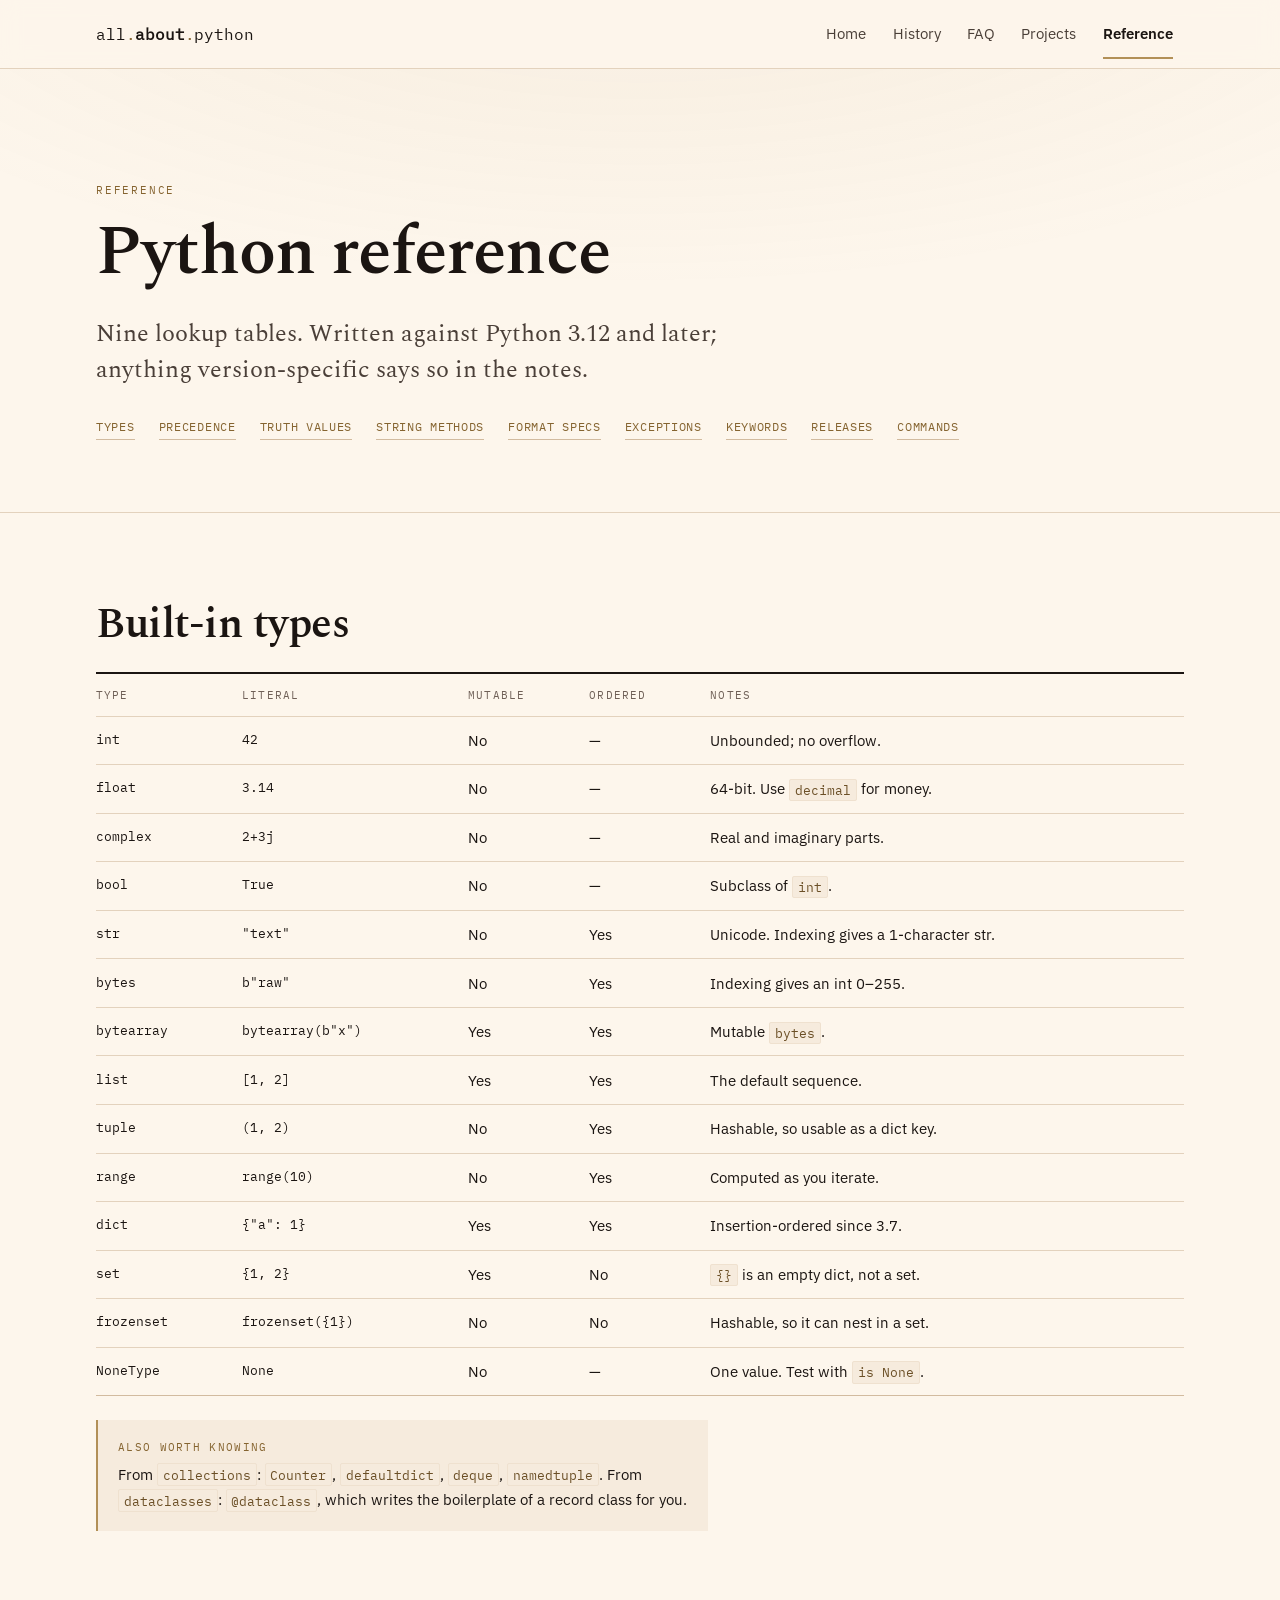
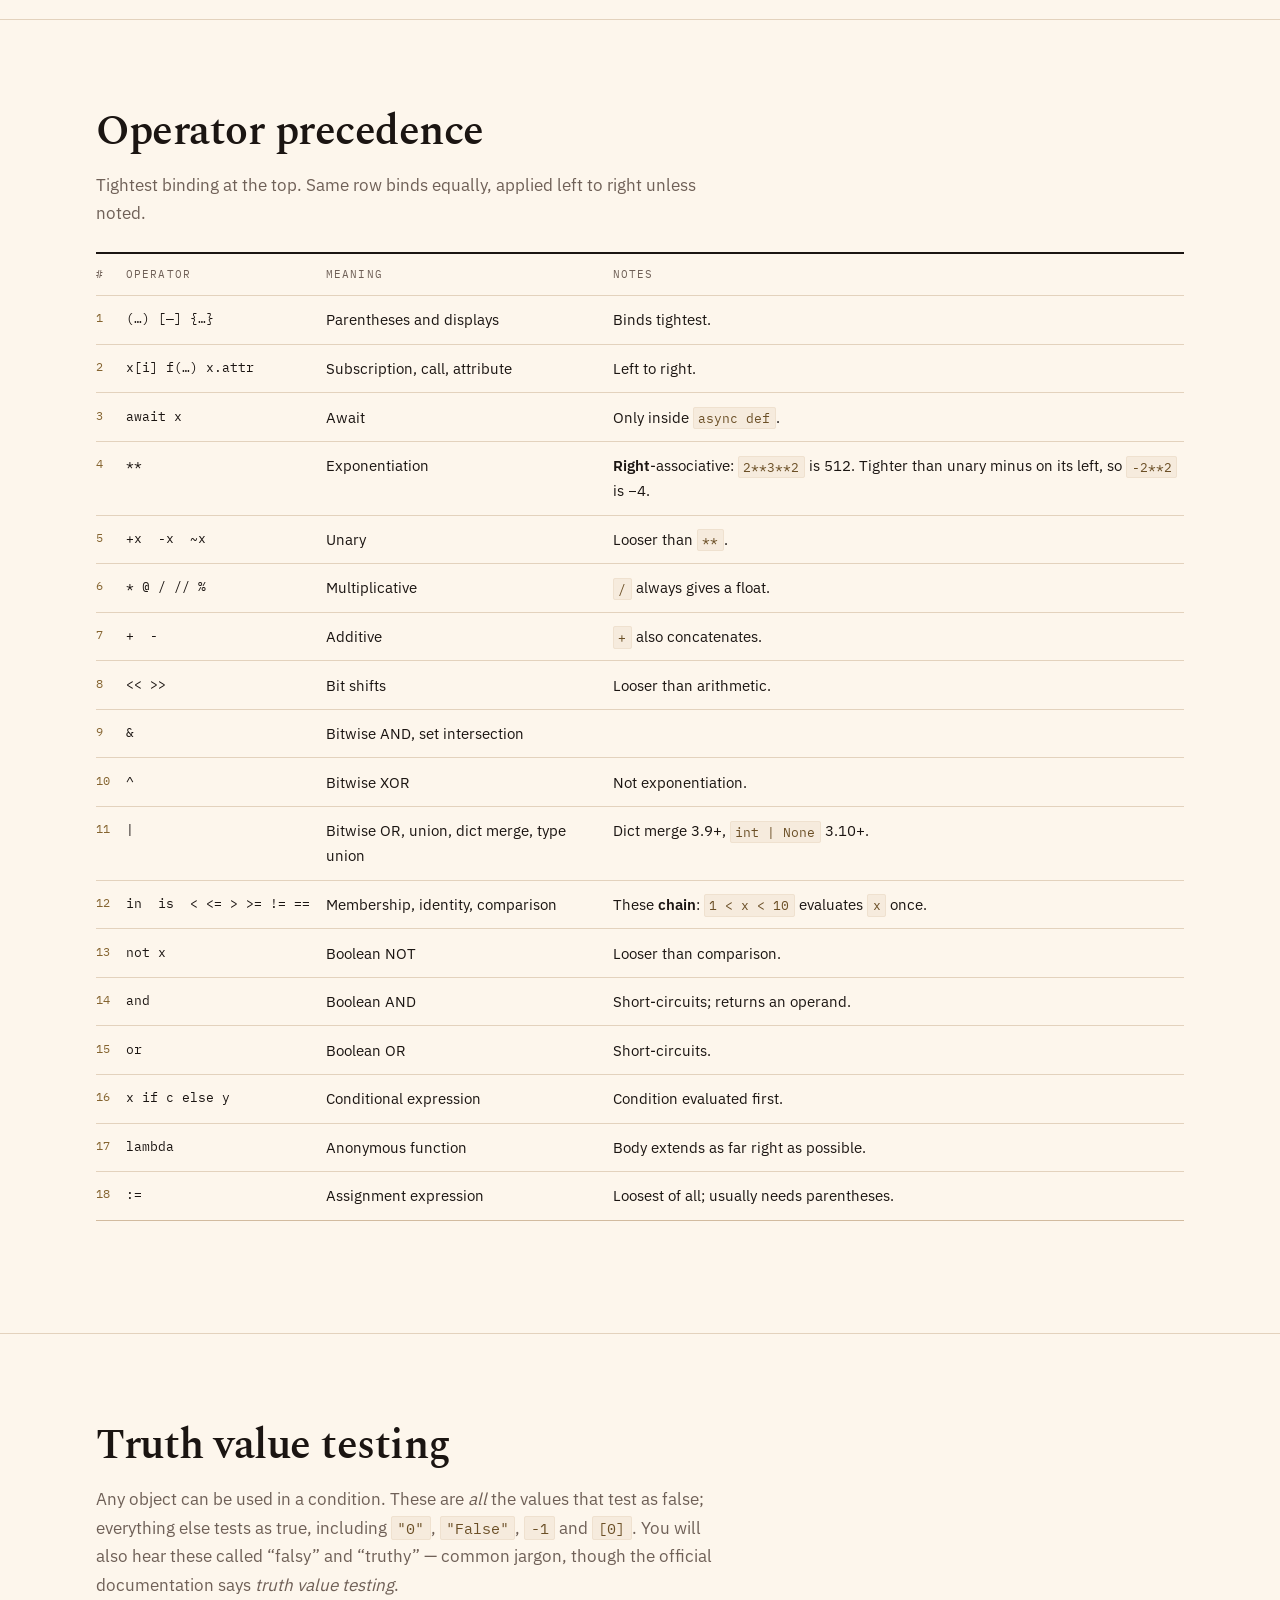
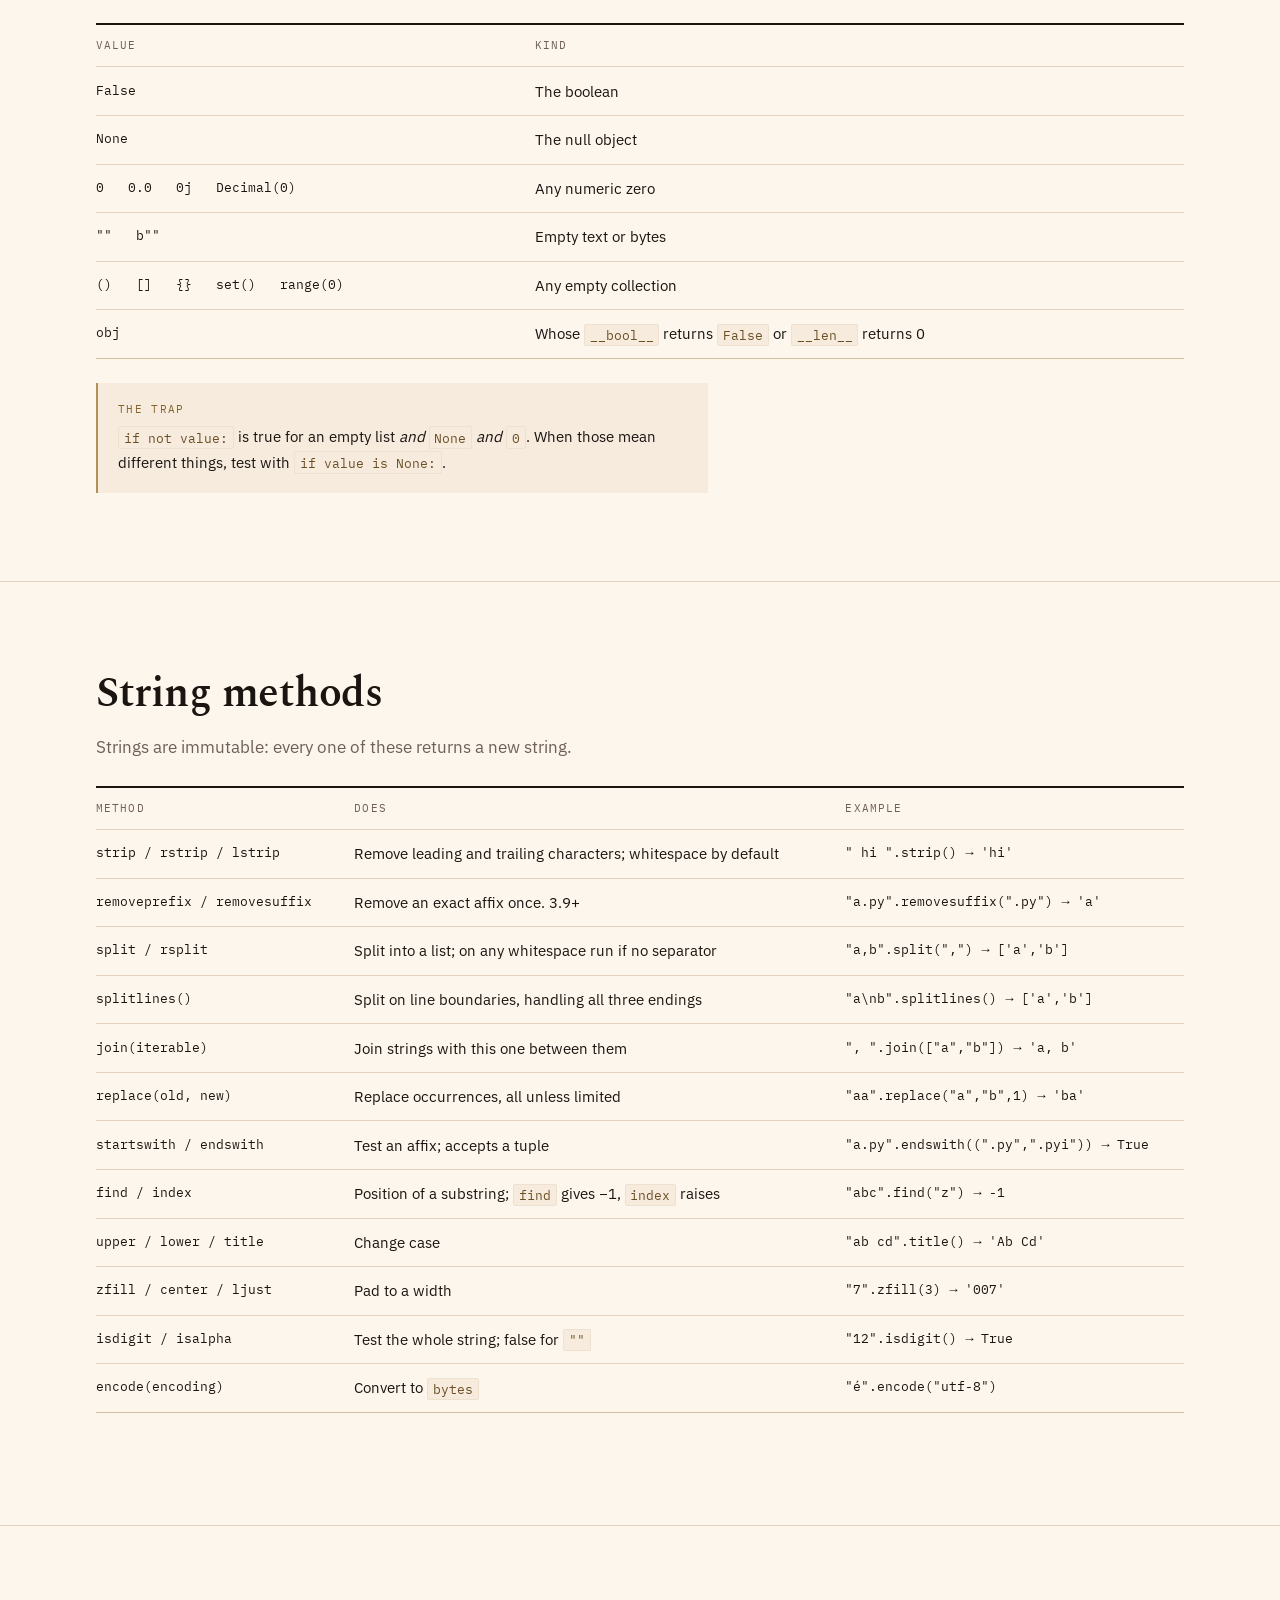
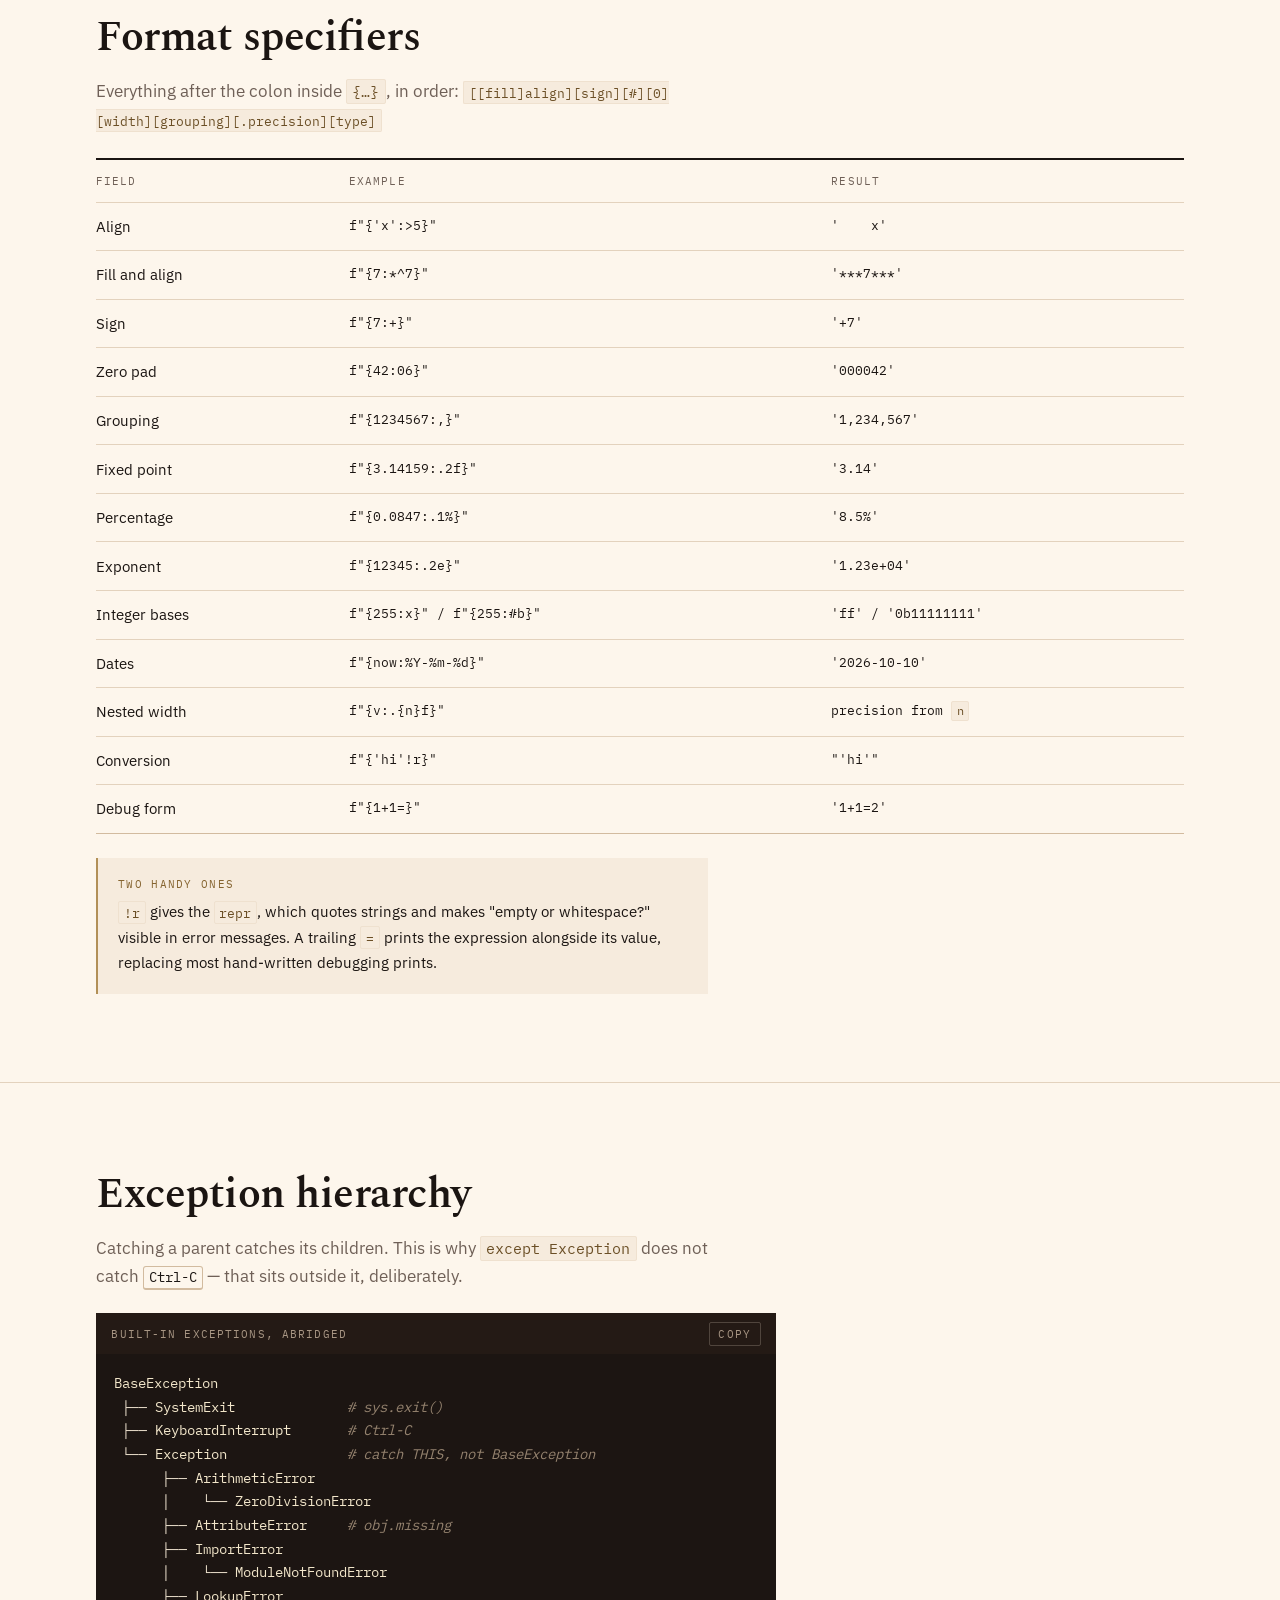
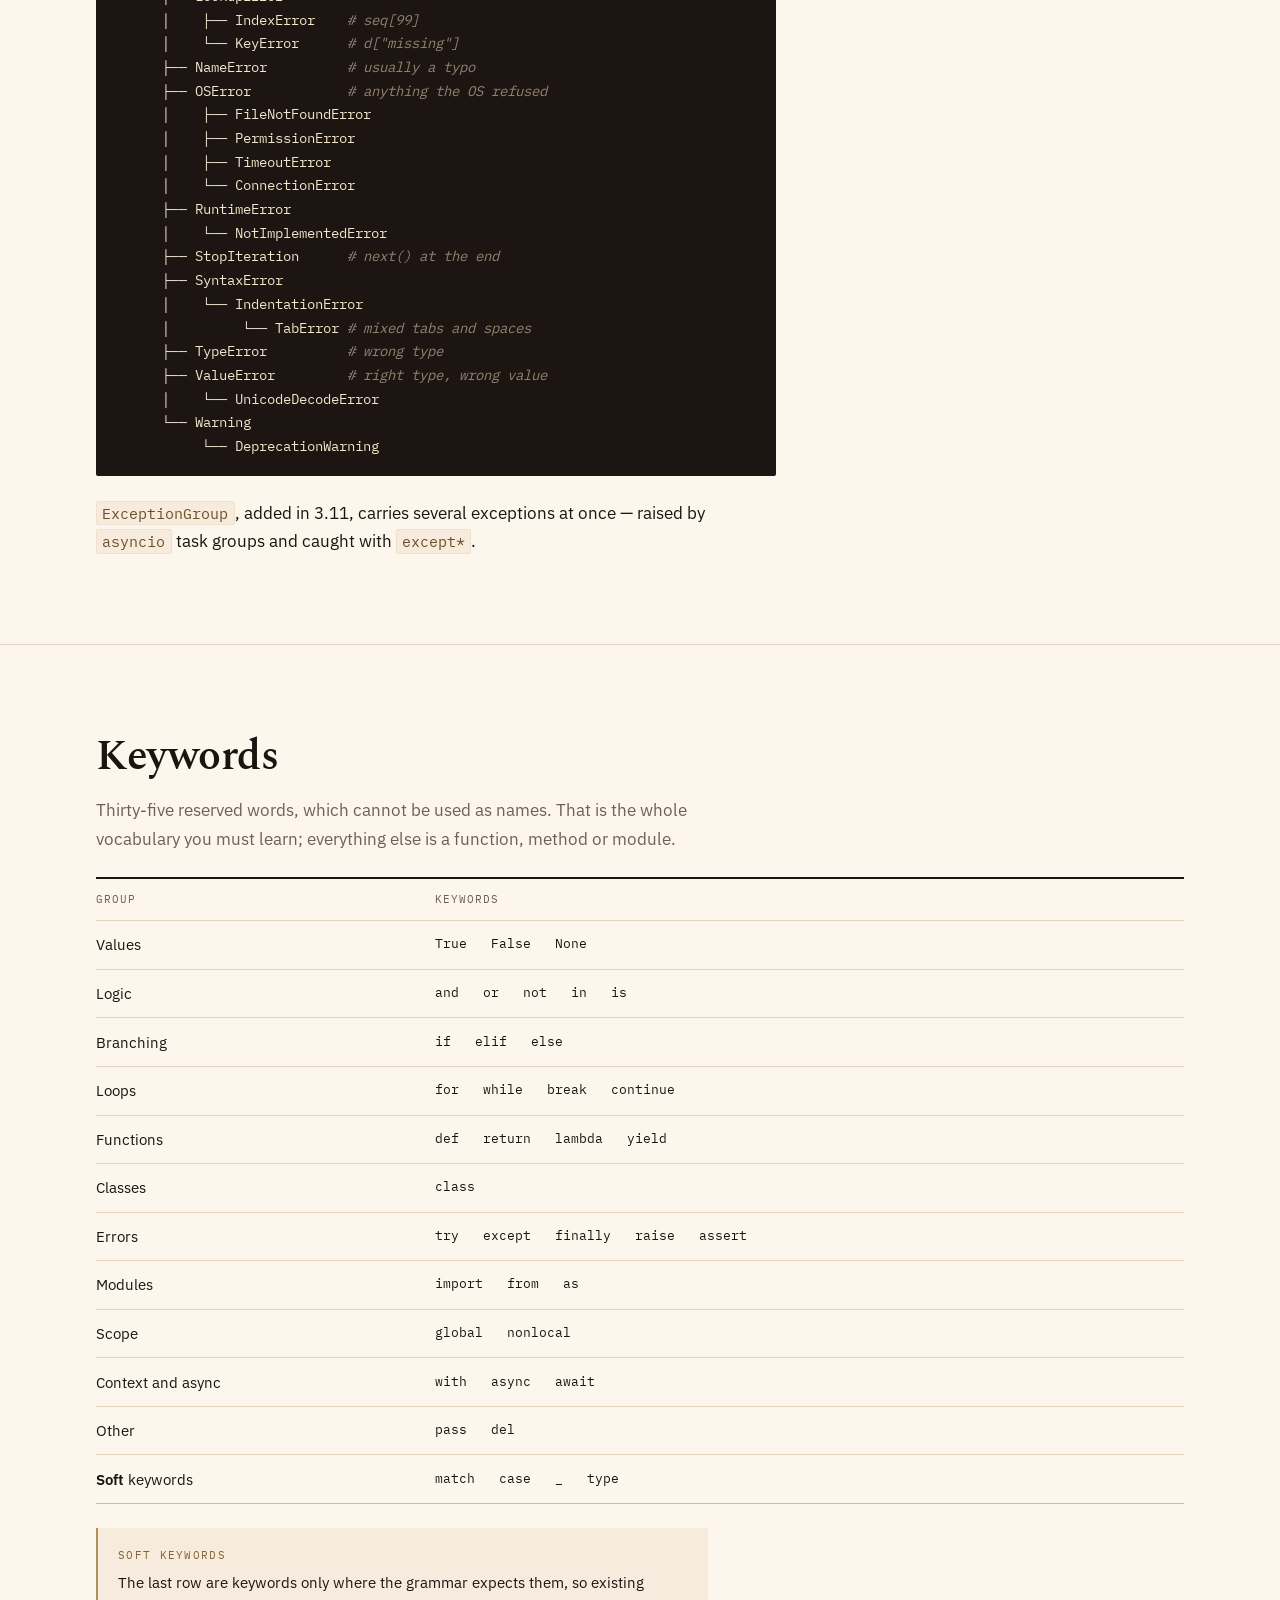
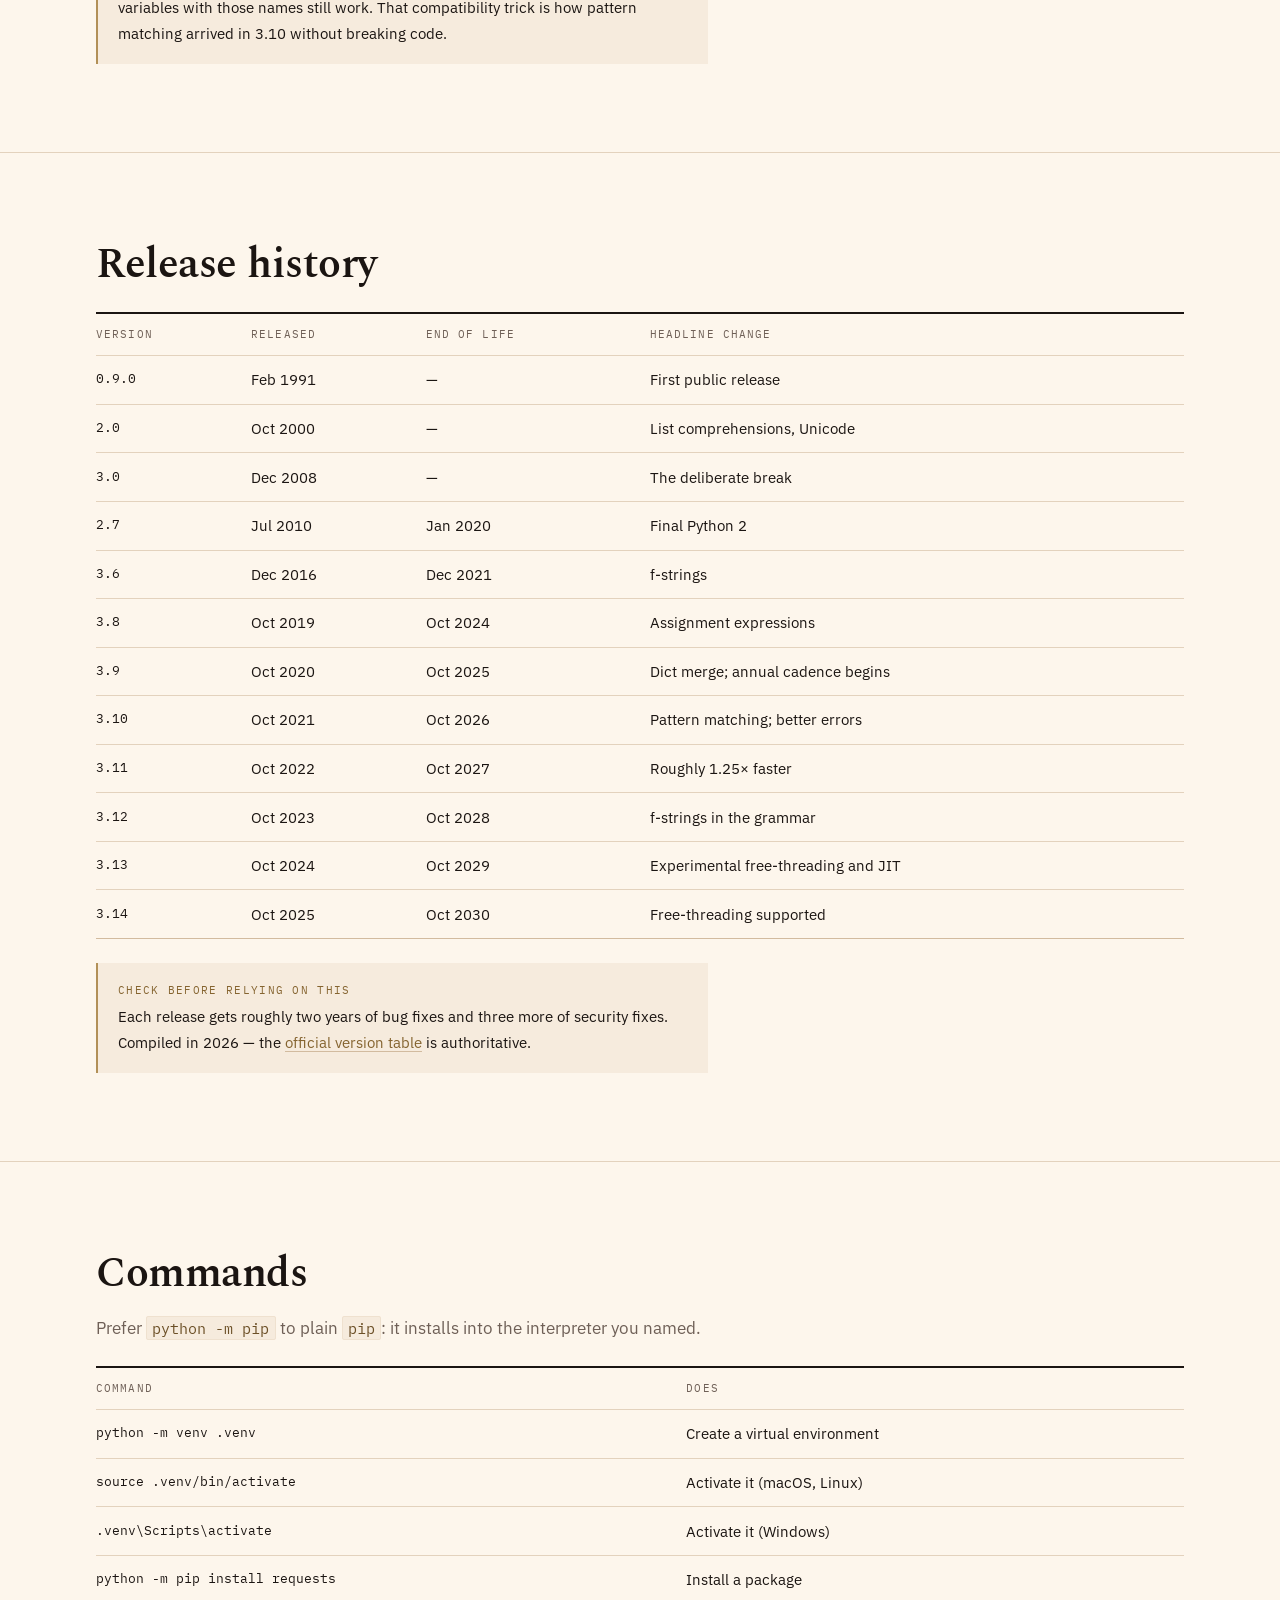
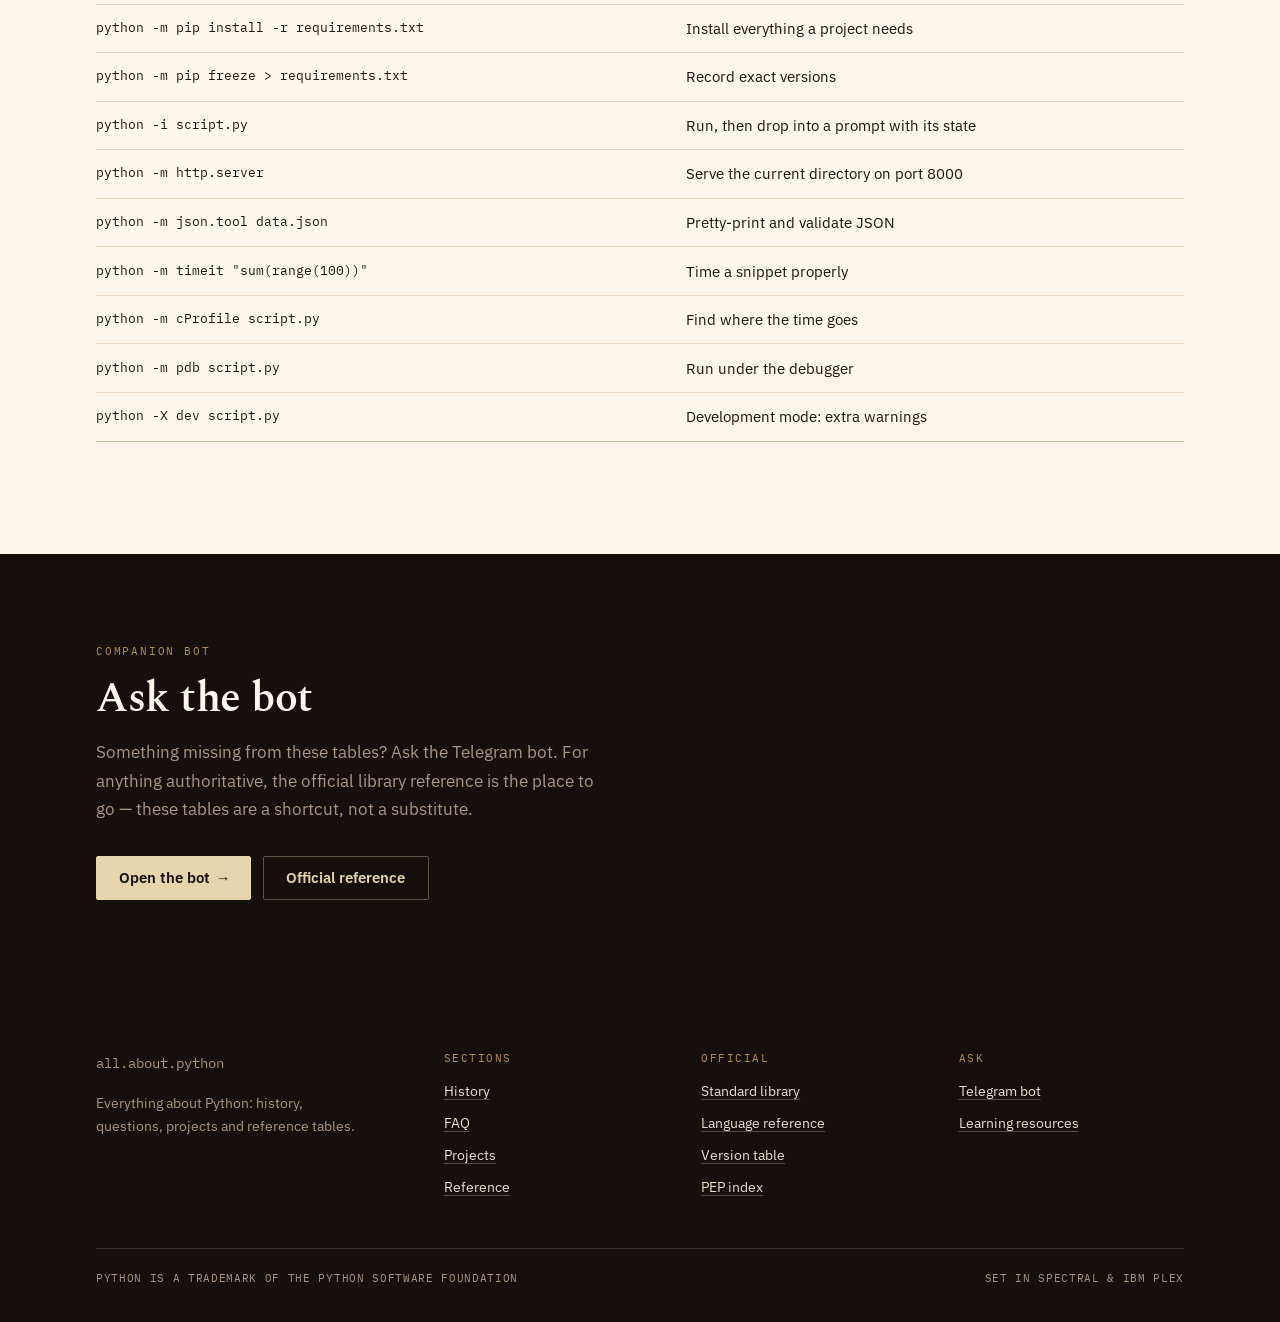
<file: web/reference.html>
<!doctype html>
<html lang="en">
<head>
<meta charset="utf-8">
<meta name="viewport" content="width=device-width, initial-scale=1">
<title>Python reference — all.about.python</title>
<meta name="description" content="Python lookup tables on one page: built-in types, operator precedence, truth value testing, string methods, format specifiers, the exception hierarchy, keywords, release history and everyday commands.">
<link rel="icon" href="assets/favicon.svg" type="image/svg+xml">
<link rel="preload" href="assets/fonts/spectral-600-latin.woff2" as="font" type="font/woff2" crossorigin>
<link rel="preload" href="assets/fonts/plexsans-400-latin.woff2" as="font" type="font/woff2" crossorigin>
<link rel="stylesheet" href="assets/css/site.css">
</head>
<body>

<a class="skip" href="#main">Skip to content</a>

<header class="masthead">
  <div class="shell masthead__inner">
    <a class="wordmark" href="index.html">all<span>.</span><b>about</b><span>.</span>python</a>
    <button class="nav-toggle" type="button" aria-expanded="false" aria-controls="nav" hidden>Menu</button>
    <nav class="nav" id="nav" aria-label="Main">
      <a href="index.html">Home</a>
      <a href="history.html">History</a>
      <a href="faq.html">FAQ</a>
      <a href="projects.html">Projects</a>
      <a href="reference.html" aria-current="page">Reference</a>
    </nav>
  </div>
</header>

<main id="main">

  <section class="shell hero">
    <p class="eyebrow">Reference</p>
    <h1>Python reference</h1>
    <p class="lede">Nine lookup tables. Written against Python&nbsp;3.12 and
      later; anything version-specific says so in the notes.</p>
    <nav class="jump" aria-label="On this page">
      <a href="#types">Types</a>
      <a href="#precedence">Precedence</a>
      <a href="#truth-values">Truth values</a>
      <a href="#strings">String methods</a>
      <a href="#format">Format specs</a>
      <a href="#exceptions">Exceptions</a>
      <a href="#keywords">Keywords</a>
      <a href="#releases">Releases</a>
      <a href="#commands">Commands</a>
    </nav>
  </section>

  <!-- ============================ TYPES =========================== -->
  <section class="band" id="types" aria-labelledby="types-h">
    <div class="shell split split--plain">
      <div class="split__main">
        <h2 id="types-h" style="margin-bottom:1rem">Built-in types</h2>
        <div class="table-wrap">
          <table>
            <thead>
              <tr>
                <th scope="col">Type</th>
                <th scope="col">Literal</th>
                <th scope="col">Mutable</th>
                <th scope="col">Ordered</th>
                <th scope="col">Notes</th>
              </tr>
            </thead>
            <tbody>
              <tr><td class="mono-cell">int</td><td class="mono-cell">42</td><td>No</td><td>&mdash;</td><td>Unbounded; no overflow.</td></tr>
              <tr><td class="mono-cell">float</td><td class="mono-cell">3.14</td><td>No</td><td>&mdash;</td><td>64-bit. Use <code>decimal</code> for money.</td></tr>
              <tr><td class="mono-cell">complex</td><td class="mono-cell">2+3j</td><td>No</td><td>&mdash;</td><td>Real and imaginary parts.</td></tr>
              <tr><td class="mono-cell">bool</td><td class="mono-cell">True</td><td>No</td><td>&mdash;</td><td>Subclass of <code>int</code>.</td></tr>
              <tr><td class="mono-cell">str</td><td class="mono-cell">"text"</td><td>No</td><td>Yes</td><td>Unicode. Indexing gives a 1-character str.</td></tr>
              <tr><td class="mono-cell">bytes</td><td class="mono-cell">b"raw"</td><td>No</td><td>Yes</td><td>Indexing gives an int 0&ndash;255.</td></tr>
              <tr><td class="mono-cell">bytearray</td><td class="mono-cell">bytearray(b"x")</td><td>Yes</td><td>Yes</td><td>Mutable <code>bytes</code>.</td></tr>
              <tr><td class="mono-cell">list</td><td class="mono-cell">[1, 2]</td><td>Yes</td><td>Yes</td><td>The default sequence.</td></tr>
              <tr><td class="mono-cell">tuple</td><td class="mono-cell">(1, 2)</td><td>No</td><td>Yes</td><td>Hashable, so usable as a dict key.</td></tr>
              <tr><td class="mono-cell">range</td><td class="mono-cell">range(10)</td><td>No</td><td>Yes</td><td>Computed as you iterate.</td></tr>
              <tr><td class="mono-cell">dict</td><td class="mono-cell">{"a": 1}</td><td>Yes</td><td>Yes</td><td>Insertion-ordered since 3.7.</td></tr>
              <tr><td class="mono-cell">set</td><td class="mono-cell">{1, 2}</td><td>Yes</td><td>No</td><td><code>{}</code> is an empty dict, not a set.</td></tr>
              <tr><td class="mono-cell">frozenset</td><td class="mono-cell">frozenset({1})</td><td>No</td><td>No</td><td>Hashable, so it can nest in a set.</td></tr>
              <tr><td class="mono-cell">NoneType</td><td class="mono-cell">None</td><td>No</td><td>&mdash;</td><td>One value. Test with <code>is None</code>.</td></tr>
            </tbody>
          </table>
        </div>
        <div class="note" style="margin-top:1.25rem">
          <b>Also worth knowing</b>
          <p>From <code>collections</code>: <code>Counter</code>,
            <code>defaultdict</code>, <code>deque</code>,
            <code>namedtuple</code>. From <code>dataclasses</code>:
            <code>@dataclass</code>, which writes the boilerplate of a record
            class for you.</p>
        </div>
      </div>
    </div>
  </section>

  <!-- ========================== PRECEDENCE ======================== -->
  <section class="band" id="precedence" aria-labelledby="prec-h">
    <div class="shell split split--plain">
      <div class="split__main">
        <h2 id="prec-h" style="margin-bottom:1rem">Operator precedence</h2>
        <p class="dek" style="margin-bottom:1rem">Tightest binding at the top.
          Same row binds equally, applied left to right unless noted.</p>
        <div class="table-wrap">
          <table>
            <thead>
              <tr><th scope="col">#</th><th scope="col">Operator</th><th scope="col">Meaning</th><th scope="col">Notes</th></tr>
            </thead>
            <tbody>
              <tr><td class="t-rank">1</td><td class="mono-cell">(…) [—] {…}</td><td>Parentheses and displays</td><td>Binds tightest.</td></tr>
              <tr><td class="t-rank">2</td><td class="mono-cell">x[i] f(…) x.attr</td><td>Subscription, call, attribute</td><td>Left to right.</td></tr>
              <tr><td class="t-rank">3</td><td class="mono-cell">await x</td><td>Await</td><td>Only inside <code>async def</code>.</td></tr>
              <tr><td class="t-rank">4</td><td class="mono-cell">**</td><td>Exponentiation</td><td><strong>Right</strong>-associative: <code>2**3**2</code> is 512. Tighter than unary minus on its left, so <code>-2**2</code> is &minus;4.</td></tr>
              <tr><td class="t-rank">5</td><td class="mono-cell">+x &nbsp;-x &nbsp;~x</td><td>Unary</td><td>Looser than <code>**</code>.</td></tr>
              <tr><td class="t-rank">6</td><td class="mono-cell">* @ / // %</td><td>Multiplicative</td><td><code>/</code> always gives a float.</td></tr>
              <tr><td class="t-rank">7</td><td class="mono-cell">+ &nbsp;-</td><td>Additive</td><td><code>+</code> also concatenates.</td></tr>
              <tr><td class="t-rank">8</td><td class="mono-cell">&lt;&lt; &gt;&gt;</td><td>Bit shifts</td><td>Looser than arithmetic.</td></tr>
              <tr><td class="t-rank">9</td><td class="mono-cell">&amp;</td><td>Bitwise AND, set intersection</td><td></td></tr>
              <tr><td class="t-rank">10</td><td class="mono-cell">^</td><td>Bitwise XOR</td><td>Not exponentiation.</td></tr>
              <tr><td class="t-rank">11</td><td class="mono-cell">|</td><td>Bitwise OR, union, dict merge, type union</td><td>Dict merge 3.9+, <code>int | None</code> 3.10+.</td></tr>
              <tr><td class="t-rank">12</td><td class="mono-cell">in &nbsp;is &nbsp;&lt; &lt;= &gt; &gt;= != ==</td><td>Membership, identity, comparison</td><td>These <strong>chain</strong>: <code>1 &lt; x &lt; 10</code> evaluates <code>x</code> once.</td></tr>
              <tr><td class="t-rank">13</td><td class="mono-cell">not x</td><td>Boolean NOT</td><td>Looser than comparison.</td></tr>
              <tr><td class="t-rank">14</td><td class="mono-cell">and</td><td>Boolean AND</td><td>Short-circuits; returns an operand.</td></tr>
              <tr><td class="t-rank">15</td><td class="mono-cell">or</td><td>Boolean OR</td><td>Short-circuits.</td></tr>
              <tr><td class="t-rank">16</td><td class="mono-cell">x if c else y</td><td>Conditional expression</td><td>Condition evaluated first.</td></tr>
              <tr><td class="t-rank">17</td><td class="mono-cell">lambda</td><td>Anonymous function</td><td>Body extends as far right as possible.</td></tr>
              <tr><td class="t-rank">18</td><td class="mono-cell">:=</td><td>Assignment expression</td><td>Loosest of all; usually needs parentheses.</td></tr>
            </tbody>
          </table>
        </div>
      </div>
    </div>
  </section>

  <!-- ====================== TRUTH VALUE TESTING =================== -->
  <section class="band" id="truth-values" aria-labelledby="truth-h">
    <div class="shell split split--plain">
      <div class="split__main">
        <h2 id="truth-h" style="margin-bottom:1rem">Truth value testing</h2>
        <p class="dek" style="margin-bottom:1rem">Any object can be used in a
          condition. These are <em>all</em> the values that test as false;
          everything else tests as true, including <code>"0"</code>,
          <code>"False"</code>, <code>-1</code> and <code>[0]</code>. You will
          also hear these called &ldquo;falsy&rdquo; and
          &ldquo;truthy&rdquo; &mdash; common jargon, though the official
          documentation says <em>truth value testing</em>.</p>
        <div class="table-wrap">
          <table>
            <thead><tr><th scope="col">Value</th><th scope="col">Kind</th></tr></thead>
            <tbody>
              <tr><td class="mono-cell">False</td><td>The boolean</td></tr>
              <tr><td class="mono-cell">None</td><td>The null object</td></tr>
              <tr><td class="mono-cell">0 &nbsp; 0.0 &nbsp; 0j &nbsp; Decimal(0)</td><td>Any numeric zero</td></tr>
              <tr><td class="mono-cell">"" &nbsp; b""</td><td>Empty text or bytes</td></tr>
              <tr><td class="mono-cell">() &nbsp; [] &nbsp; {} &nbsp; set() &nbsp; range(0)</td><td>Any empty collection</td></tr>
              <tr><td class="mono-cell">obj</td><td>Whose <code>__bool__</code> returns <code>False</code> or <code>__len__</code> returns 0</td></tr>
            </tbody>
          </table>
        </div>
        <div class="note" style="margin-top:1.25rem">
          <b>The trap</b>
          <p><code>if not value:</code> is true for an empty list
            <em>and</em> <code>None</code> <em>and</em> <code>0</code>. When
            those mean different things, test with
            <code>if value is None:</code>.</p>
        </div>
      </div>
    </div>
  </section>

  <!-- ======================= STRING METHODS ======================= -->
  <section class="band" id="strings" aria-labelledby="str-h">
    <div class="shell split split--plain">
      <div class="split__main">
        <h2 id="str-h" style="margin-bottom:1rem">String methods</h2>
        <p class="dek" style="margin-bottom:1rem">Strings are immutable: every
          one of these returns a new string.</p>
        <div class="table-wrap">
          <table>
            <thead>
              <tr><th scope="col">Method</th><th scope="col">Does</th><th scope="col">Example</th></tr>
            </thead>
            <tbody>
              <tr><td class="mono-cell">strip / rstrip / lstrip</td><td>Remove leading and trailing characters; whitespace by default</td><td class="mono-cell">" hi ".strip() &rarr; 'hi'</td></tr>
              <tr><td class="mono-cell">removeprefix / removesuffix</td><td>Remove an exact affix once. 3.9+</td><td class="mono-cell">"a.py".removesuffix(".py") &rarr; 'a'</td></tr>
              <tr><td class="mono-cell">split / rsplit</td><td>Split into a list; on any whitespace run if no separator</td><td class="mono-cell">"a,b".split(",") &rarr; ['a','b']</td></tr>
              <tr><td class="mono-cell">splitlines()</td><td>Split on line boundaries, handling all three endings</td><td class="mono-cell">"a\nb".splitlines() &rarr; ['a','b']</td></tr>
              <tr><td class="mono-cell">join(iterable)</td><td>Join strings with this one between them</td><td class="mono-cell">", ".join(["a","b"]) &rarr; 'a, b'</td></tr>
              <tr><td class="mono-cell">replace(old, new)</td><td>Replace occurrences, all unless limited</td><td class="mono-cell">"aa".replace("a","b",1) &rarr; 'ba'</td></tr>
              <tr><td class="mono-cell">startswith / endswith</td><td>Test an affix; accepts a tuple</td><td class="mono-cell">"a.py".endswith((".py",".pyi")) &rarr; True</td></tr>
              <tr><td class="mono-cell">find / index</td><td>Position of a substring; <code>find</code> gives &minus;1, <code>index</code> raises</td><td class="mono-cell">"abc".find("z") &rarr; -1</td></tr>
              <tr><td class="mono-cell">upper / lower / title</td><td>Change case</td><td class="mono-cell">"ab cd".title() &rarr; 'Ab Cd'</td></tr>
              <tr><td class="mono-cell">zfill / center / ljust</td><td>Pad to a width</td><td class="mono-cell">"7".zfill(3) &rarr; '007'</td></tr>
              <tr><td class="mono-cell">isdigit / isalpha</td><td>Test the whole string; false for <code>""</code></td><td class="mono-cell">"12".isdigit() &rarr; True</td></tr>
              <tr><td class="mono-cell">encode(encoding)</td><td>Convert to <code>bytes</code></td><td class="mono-cell">"é".encode("utf-8")</td></tr>
            </tbody>
          </table>
        </div>
      </div>
    </div>
  </section>

  <!-- ========================== FORMAT ============================ -->
  <section class="band" id="format" aria-labelledby="fmt-h">
    <div class="shell split split--plain">
      <div class="split__main">
        <h2 id="fmt-h" style="margin-bottom:1rem">Format specifiers</h2>
        <p class="dek" style="margin-bottom:1rem">Everything after the colon
          inside <code>{…}</code>, in order:
          <code class="mono-cell">[[fill]align][sign][#][0][width][grouping][.precision][type]</code></p>
        <div class="table-wrap">
          <table>
            <thead>
              <tr><th scope="col">Field</th><th scope="col">Example</th><th scope="col">Result</th></tr>
            </thead>
            <tbody>
              <tr><td>Align</td><td class="mono-cell">f"{'x':&gt;5}"</td><td class="mono-cell">'&nbsp;&nbsp;&nbsp;&nbsp;x'</td></tr>
              <tr><td>Fill and align</td><td class="mono-cell">f"{7:*^7}"</td><td class="mono-cell">'***7***'</td></tr>
              <tr><td>Sign</td><td class="mono-cell">f"{7:+}"</td><td class="mono-cell">'+7'</td></tr>
              <tr><td>Zero pad</td><td class="mono-cell">f"{42:06}"</td><td class="mono-cell">'000042'</td></tr>
              <tr><td>Grouping</td><td class="mono-cell">f"{1234567:,}"</td><td class="mono-cell">'1,234,567'</td></tr>
              <tr><td>Fixed point</td><td class="mono-cell">f"{3.14159:.2f}"</td><td class="mono-cell">'3.14'</td></tr>
              <tr><td>Percentage</td><td class="mono-cell">f"{0.0847:.1%}"</td><td class="mono-cell">'8.5%'</td></tr>
              <tr><td>Exponent</td><td class="mono-cell">f"{12345:.2e}"</td><td class="mono-cell">'1.23e+04'</td></tr>
              <tr><td>Integer bases</td><td class="mono-cell">f"{255:x}" / f"{255:#b}"</td><td class="mono-cell">'ff' / '0b11111111'</td></tr>
              <tr><td>Dates</td><td class="mono-cell">f"{now:%Y-%m-%d}"</td><td class="mono-cell">'2026-10-10'</td></tr>
              <tr><td>Nested width</td><td class="mono-cell">f"{v:.{n}f}"</td><td class="mono-cell">precision from <code>n</code></td></tr>
              <tr><td>Conversion</td><td class="mono-cell">f"{'hi'!r}"</td><td class="mono-cell">"'hi'"</td></tr>
              <tr><td>Debug form</td><td class="mono-cell">f"{1+1=}"</td><td class="mono-cell">'1+1=2'</td></tr>
            </tbody>
          </table>
        </div>
        <div class="note" style="margin-top:1.25rem">
          <b>Two handy ones</b>
          <p><code>!r</code> gives the <code>repr</code>, which quotes strings
            and makes "empty or whitespace?" visible in error messages. A
            trailing <code>=</code> prints the expression alongside its value,
            replacing most hand-written debugging prints.</p>
        </div>
      </div>
    </div>
  </section>

  <!-- ======================== EXCEPTIONS ========================== -->
  <section class="band" id="exceptions" aria-labelledby="exc-h">
    <div class="shell split split--plain">
      <div class="split__main">
        <h2 id="exc-h" style="margin-bottom:1rem">Exception hierarchy</h2>
        <p class="dek" style="margin-bottom:1rem">Catching a parent catches
          its children. This is why <code>except Exception</code> does not
          catch <kbd>Ctrl-C</kbd> &mdash; that sits outside it, deliberately.</p>
        <div class="snippet">
          <div class="snippet__bar"><span>Built-in exceptions, abridged</span></div>
<pre><code><span class="f">BaseException</span>
 ├── <span class="f">SystemExit</span>              <span class="c"># sys.exit()</span>
 ├── <span class="f">KeyboardInterrupt</span>       <span class="c"># Ctrl-C</span>
 └── <span class="f">Exception</span>               <span class="c"># catch THIS, not BaseException</span>
      ├── <span class="f">ArithmeticError</span>
      │    └── <span class="f">ZeroDivisionError</span>
      ├── <span class="f">AttributeError</span>     <span class="c"># obj.missing</span>
      ├── <span class="f">ImportError</span>
      │    └── <span class="f">ModuleNotFoundError</span>
      ├── <span class="f">LookupError</span>
      │    ├── <span class="f">IndexError</span>    <span class="c"># seq[99]</span>
      │    └── <span class="f">KeyError</span>      <span class="c"># d["missing"]</span>
      ├── <span class="f">NameError</span>          <span class="c"># usually a typo</span>
      ├── <span class="f">OSError</span>            <span class="c"># anything the OS refused</span>
      │    ├── <span class="f">FileNotFoundError</span>
      │    ├── <span class="f">PermissionError</span>
      │    ├── <span class="f">TimeoutError</span>
      │    └── <span class="f">ConnectionError</span>
      ├── <span class="f">RuntimeError</span>
      │    └── <span class="f">NotImplementedError</span>
      ├── <span class="f">StopIteration</span>      <span class="c"># next() at the end</span>
      ├── <span class="f">SyntaxError</span>
      │    └── <span class="f">IndentationError</span>
      │         └── <span class="f">TabError</span> <span class="c"># mixed tabs and spaces</span>
      ├── <span class="f">TypeError</span>          <span class="c"># wrong type</span>
      ├── <span class="f">ValueError</span>         <span class="c"># right type, wrong value</span>
      │    └── <span class="f">UnicodeDecodeError</span>
      └── <span class="f">Warning</span>
           └── <span class="f">DeprecationWarning</span></code></pre>
        </div>
        <p><code>ExceptionGroup</code>, added in 3.11, carries several
          exceptions at once &mdash; raised by <code>asyncio</code> task
          groups and caught with <code>except*</code>.</p>
      </div>
    </div>
  </section>

  <!-- ========================= KEYWORDS =========================== -->
  <section class="band" id="keywords" aria-labelledby="kw-h">
    <div class="shell split split--plain">
      <div class="split__main">
        <h2 id="kw-h" style="margin-bottom:1rem">Keywords</h2>
        <p class="dek" style="margin-bottom:1rem">Thirty-five reserved words,
          which cannot be used as names. That is the whole vocabulary you must
          learn; everything else is a function, method or module.</p>
        <div class="table-wrap">
          <table>
            <thead><tr><th scope="col">Group</th><th scope="col">Keywords</th></tr></thead>
            <tbody>
              <tr><td>Values</td><td class="mono-cell">True &nbsp; False &nbsp; None</td></tr>
              <tr><td>Logic</td><td class="mono-cell">and &nbsp; or &nbsp; not &nbsp; in &nbsp; is</td></tr>
              <tr><td>Branching</td><td class="mono-cell">if &nbsp; elif &nbsp; else</td></tr>
              <tr><td>Loops</td><td class="mono-cell">for &nbsp; while &nbsp; break &nbsp; continue</td></tr>
              <tr><td>Functions</td><td class="mono-cell">def &nbsp; return &nbsp; lambda &nbsp; yield</td></tr>
              <tr><td>Classes</td><td class="mono-cell">class</td></tr>
              <tr><td>Errors</td><td class="mono-cell">try &nbsp; except &nbsp; finally &nbsp; raise &nbsp; assert</td></tr>
              <tr><td>Modules</td><td class="mono-cell">import &nbsp; from &nbsp; as</td></tr>
              <tr><td>Scope</td><td class="mono-cell">global &nbsp; nonlocal</td></tr>
              <tr><td>Context and async</td><td class="mono-cell">with &nbsp; async &nbsp; await</td></tr>
              <tr><td>Other</td><td class="mono-cell">pass &nbsp; del</td></tr>
              <tr><td><strong>Soft</strong> keywords</td><td class="mono-cell">match &nbsp; case &nbsp; _ &nbsp; type</td></tr>
            </tbody>
          </table>
        </div>
        <div class="note" style="margin-top:1.25rem">
          <b>Soft keywords</b>
          <p>The last row are keywords only where the grammar expects them, so
            existing variables with those names still work. That compatibility
            trick is how pattern matching arrived in 3.10 without breaking
            code.</p>
        </div>
      </div>
    </div>
  </section>

  <!-- ========================= RELEASES =========================== -->
  <section class="band" id="releases" aria-labelledby="rel-h">
    <div class="shell split split--plain">
      <div class="split__main">
        <h2 id="rel-h" style="margin-bottom:1rem">Release history</h2>
        <div class="table-wrap">
          <table>
            <thead>
              <tr>
                <th scope="col">Version</th>
                <th scope="col">Released</th>
                <th scope="col">End of life</th>
                <th scope="col">Headline change</th>
              </tr>
            </thead>
            <tbody>
              <tr><td class="mono-cell">0.9.0</td><td class="num">Feb 1991</td><td class="num">&mdash;</td><td>First public release</td></tr>
              <tr><td class="mono-cell">2.0</td><td class="num">Oct 2000</td><td class="num">&mdash;</td><td>List comprehensions, Unicode</td></tr>
              <tr><td class="mono-cell">3.0</td><td class="num">Dec 2008</td><td class="num">&mdash;</td><td>The deliberate break</td></tr>
              <tr><td class="mono-cell">2.7</td><td class="num">Jul 2010</td><td class="num">Jan 2020</td><td>Final Python 2</td></tr>
              <tr><td class="mono-cell">3.6</td><td class="num">Dec 2016</td><td class="num">Dec 2021</td><td>f-strings</td></tr>
              <tr><td class="mono-cell">3.8</td><td class="num">Oct 2019</td><td class="num">Oct 2024</td><td>Assignment expressions</td></tr>
              <tr><td class="mono-cell">3.9</td><td class="num">Oct 2020</td><td class="num">Oct 2025</td><td>Dict merge; annual cadence begins</td></tr>
              <tr><td class="mono-cell">3.10</td><td class="num">Oct 2021</td><td class="num">Oct 2026</td><td>Pattern matching; better errors</td></tr>
              <tr><td class="mono-cell">3.11</td><td class="num">Oct 2022</td><td class="num">Oct 2027</td><td>Roughly 1.25&times; faster</td></tr>
              <tr><td class="mono-cell">3.12</td><td class="num">Oct 2023</td><td class="num">Oct 2028</td><td>f-strings in the grammar</td></tr>
              <tr><td class="mono-cell">3.13</td><td class="num">Oct 2024</td><td class="num">Oct 2029</td><td>Experimental free-threading and JIT</td></tr>
              <tr><td class="mono-cell">3.14</td><td class="num">Oct 2025</td><td class="num">Oct 2030</td><td>Free-threading supported</td></tr>
            </tbody>
          </table>
        </div>
        <div class="note" style="margin-top:1.25rem">
          <b>Check before relying on this</b>
          <p>Each release gets roughly two years of bug fixes and three more
            of security fixes. Compiled in 2026 &mdash; the
            <a href="https://devguide.python.org/versions/">official version
            table</a> is authoritative.</p>
        </div>
      </div>
    </div>
  </section>

  <!-- ========================= COMMANDS =========================== -->
  <section class="band" id="commands" aria-labelledby="cmd-h">
    <div class="shell split split--plain">
      <div class="split__main">
        <h2 id="cmd-h" style="margin-bottom:1rem">Commands</h2>
        <p class="dek" style="margin-bottom:1rem">Prefer
          <code>python -m pip</code> to plain <code>pip</code>: it installs
          into the interpreter you named.</p>
        <div class="table-wrap">
          <table>
            <thead><tr><th scope="col">Command</th><th scope="col">Does</th></tr></thead>
            <tbody>
              <tr><td class="mono-cell">python -m venv .venv</td><td>Create a virtual environment</td></tr>
              <tr><td class="mono-cell">source .venv/bin/activate</td><td>Activate it (macOS, Linux)</td></tr>
              <tr><td class="mono-cell">.venv\Scripts\activate</td><td>Activate it (Windows)</td></tr>
              <tr><td class="mono-cell">python -m pip install requests</td><td>Install a package</td></tr>
              <tr><td class="mono-cell">python -m pip install -r requirements.txt</td><td>Install everything a project needs</td></tr>
              <tr><td class="mono-cell">python -m pip freeze &gt; requirements.txt</td><td>Record exact versions</td></tr>
              <tr><td class="mono-cell">python -i script.py</td><td>Run, then drop into a prompt with its state</td></tr>
              <tr><td class="mono-cell">python -m http.server</td><td>Serve the current directory on port 8000</td></tr>
              <tr><td class="mono-cell">python -m json.tool data.json</td><td>Pretty-print and validate JSON</td></tr>
              <tr><td class="mono-cell">python -m timeit "sum(range(100))"</td><td>Time a snippet properly</td></tr>
              <tr><td class="mono-cell">python -m cProfile script.py</td><td>Find where the time goes</td></tr>
              <tr><td class="mono-cell">python -m pdb script.py</td><td>Run under the debugger</td></tr>
              <tr><td class="mono-cell">python -X dev script.py</td><td>Development mode: extra warnings</td></tr>
            </tbody>
          </table>
        </div>
      </div>
    </div>
  </section>

  <!-- ============================= CTA ============================ -->
  <section class="band dark" aria-labelledby="cta-h">
    <div class="shell split split--plain">
      <div class="split__main">
        <p class="eyebrow">Companion bot</p>
        <h2 id="cta-h">Ask the bot</h2>
        <p style="margin-top:1rem;max-width:52ch">Something missing from these
          tables? Ask the Telegram bot. For anything authoritative, the
          official library reference is the place to go &mdash; these tables
          are a shortcut, not a substitute.</p>
        <div class="btn-row">
          <a class="btn btn--onDark" href="https://t.me/Ur_all_aboutPython_bot">Open the bot <span class="btn__arrow">&rarr;</span></a>
          <a class="btn btn--ghost" href="https://docs.python.org/3/library/">Official reference</a>
        </div>
      </div>
    </div>
  </section>

</main>

<footer class="foot">
  <div class="shell">
    <div class="foot__grid">
      <div>
        <p class="foot__mark">all<span>.</span>about<span>.</span>python</p>
        <p style="margin-top:0.6rem;max-width:34ch">Everything about Python:
          history, questions, projects and reference tables.</p>
      </div>
      <div>
        <h4>Sections</h4>
        <ul>
          <li><a href="history.html">History</a></li>
          <li><a href="faq.html">FAQ</a></li>
          <li><a href="projects.html">Projects</a></li>
          <li><a href="reference.html">Reference</a></li>
        </ul>
      </div>
      <div>
        <h4>Official</h4>
        <ul>
          <li><a href="https://docs.python.org/3/library/">Standard library</a></li>
          <li><a href="https://docs.python.org/3/reference/">Language reference</a></li>
          <li><a href="https://devguide.python.org/versions/">Version table</a></li>
          <li><a href="https://peps.python.org/">PEP index</a></li>
        </ul>
      </div>
      <div>
        <h4>Ask</h4>
        <ul>
          <li><a href="https://t.me/Ur_all_aboutPython_bot">Telegram bot</a></li>
          <li><a href="index.html#resources">Learning resources</a></li>
        </ul>
      </div>
    </div>
    <div class="foot__base">
      <span>Python is a trademark of the Python Software Foundation</span>
      <span>Set in Spectral &amp; IBM Plex</span>
    </div>
  </div>
</footer>

<script src="assets/js/site.js" defer></script>
</body>
</html>
</file>
<file: web/assets/css/site.css>
/* =========================================================================
   all.about.python — stylesheet
   A print-journal treatment: warm paper, hairline rules, bronze accents.
   Palette descends from the original site; bronze tones were darkened
   where they sat on cream, because the original gold failed WCAG AA.
   ========================================================================= */

/* ---- 1. Fonts ---------------------------------------------------------- */

@font-face {
  font-family: "Spectral";
  src: url("../fonts/spectral-400-latin.woff2") format("woff2");
  font-weight: 400; font-style: normal; font-display: swap;
  unicode-range: U+0000-00FF, U+0131, U+0152-0153, U+02BB-02BC, U+02C6, U+02DA,
    U+02DC, U+0304, U+0308, U+0329, U+2000-206F, U+2074, U+20AC, U+2122, U+2191,
    U+2193, U+2212, U+2215, U+FEFF, U+FFFD;
}
@font-face {
  font-family: "Spectral";
  src: url("../fonts/spectral-400-latin-ext.woff2") format("woff2");
  font-weight: 400; font-style: normal; font-display: swap;
  unicode-range: U+0100-02BA, U+02BD-02C5, U+02C7-02CC, U+02CE-02D7, U+02DD-02FF,
    U+0304, U+0308, U+0329, U+1D00-1DBF, U+1E00-1E9F, U+1EF2-1EFF, U+2020,
    U+20A0-20AB, U+20AD-20C0, U+2113, U+2C60-2C7F, U+A720-A7FF;
}
@font-face {
  font-family: "Spectral";
  src: url("../fonts/spectral-600-latin.woff2") format("woff2");
  font-weight: 600; font-style: normal; font-display: swap;
  unicode-range: U+0000-00FF, U+0131, U+0152-0153, U+02BB-02BC, U+02C6, U+02DA,
    U+02DC, U+0304, U+0308, U+0329, U+2000-206F, U+2074, U+20AC, U+2122, U+2191,
    U+2193, U+2212, U+2215, U+FEFF, U+FFFD;
}
@font-face {
  font-family: "Spectral";
  src: url("../fonts/spectral-600-latin-ext.woff2") format("woff2");
  font-weight: 600; font-style: normal; font-display: swap;
  unicode-range: U+0100-02BA, U+02BD-02C5, U+02C7-02CC, U+02CE-02D7, U+02DD-02FF,
    U+0304, U+0308, U+0329, U+1D00-1DBF, U+1E00-1E9F, U+1EF2-1EFF, U+2020,
    U+20A0-20AB, U+20AD-20C0, U+2113, U+2C60-2C7F, U+A720-A7FF;
}
@font-face {
  font-family: "Spectral";
  src: url("../fonts/spectral-400-italic-latin.woff2") format("woff2");
  font-weight: 400; font-style: italic; font-display: swap;
  unicode-range: U+0000-00FF, U+0131, U+0152-0153, U+02BB-02BC, U+02C6, U+02DA,
    U+02DC, U+0304, U+0308, U+0329, U+2000-206F, U+2074, U+20AC, U+2122, U+2191,
    U+2193, U+2212, U+2215, U+FEFF, U+FFFD;
}
@font-face {
  font-family: "Spectral";
  src: url("../fonts/spectral-400-italic-latin-ext.woff2") format("woff2");
  font-weight: 400; font-style: italic; font-display: swap;
  unicode-range: U+0100-02BA, U+02BD-02C5, U+02C7-02CC, U+02CE-02D7, U+02DD-02FF,
    U+0304, U+0308, U+0329, U+1D00-1DBF, U+1E00-1E9F, U+1EF2-1EFF, U+2020,
    U+20A0-20AB, U+20AD-20C0, U+2113, U+2C60-2C7F, U+A720-A7FF;
}

@font-face {
  font-family: "IBM Plex Sans";
  src: url("../fonts/plexsans-400-latin.woff2") format("woff2");
  font-weight: 400; font-style: normal; font-display: swap;
  unicode-range: U+0000-00FF, U+0131, U+0152-0153, U+02BB-02BC, U+02C6, U+02DA,
    U+02DC, U+0304, U+0308, U+0329, U+2000-206F, U+2074, U+20AC, U+2122, U+2191,
    U+2193, U+2212, U+2215, U+FEFF, U+FFFD;
}
@font-face {
  font-family: "IBM Plex Sans";
  src: url("../fonts/plexsans-400-latin-ext.woff2") format("woff2");
  font-weight: 400; font-style: normal; font-display: swap;
  unicode-range: U+0100-02BA, U+02BD-02C5, U+02C7-02CC, U+02CE-02D7, U+02DD-02FF,
    U+0304, U+0308, U+0329, U+1D00-1DBF, U+1E00-1E9F, U+1EF2-1EFF, U+2020,
    U+20A0-20AB, U+20AD-20C0, U+2113, U+2C60-2C7F, U+A720-A7FF;
}
@font-face {
  font-family: "IBM Plex Sans";
  src: url("../fonts/plexsans-600-latin.woff2") format("woff2");
  font-weight: 600; font-style: normal; font-display: swap;
  unicode-range: U+0000-00FF, U+0131, U+0152-0153, U+02BB-02BC, U+02C6, U+02DA,
    U+02DC, U+0304, U+0308, U+0329, U+2000-206F, U+2074, U+20AC, U+2122, U+2191,
    U+2193, U+2212, U+2215, U+FEFF, U+FFFD;
}
@font-face {
  font-family: "IBM Plex Sans";
  src: url("../fonts/plexsans-600-latin-ext.woff2") format("woff2");
  font-weight: 600; font-style: normal; font-display: swap;
  unicode-range: U+0100-02BA, U+02BD-02C5, U+02C7-02CC, U+02CE-02D7, U+02DD-02FF,
    U+0304, U+0308, U+0329, U+1D00-1DBF, U+1E00-1E9F, U+1EF2-1EFF, U+2020,
    U+20A0-20AB, U+20AD-20C0, U+2113, U+2C60-2C7F, U+A720-A7FF;
}

@font-face {
  font-family: "IBM Plex Mono";
  src: url("../fonts/plexmono-400-latin.woff2") format("woff2");
  font-weight: 400; font-style: normal; font-display: swap;
  unicode-range: U+0000-00FF, U+0131, U+0152-0153, U+02BB-02BC, U+02C6, U+02DA,
    U+02DC, U+0304, U+0308, U+0329, U+2000-206F, U+2074, U+20AC, U+2122, U+2191,
    U+2193, U+2212, U+2215, U+FEFF, U+FFFD;
}
@font-face {
  font-family: "IBM Plex Mono";
  src: url("../fonts/plexmono-400-latin-ext.woff2") format("woff2");
  font-weight: 400; font-style: normal; font-display: swap;
  unicode-range: U+0100-02BA, U+02BD-02C5, U+02C7-02CC, U+02CE-02D7, U+02DD-02FF,
    U+0304, U+0308, U+0329, U+1D00-1DBF, U+1E00-1E9F, U+1EF2-1EFF, U+2020,
    U+20A0-20AB, U+20AD-20C0, U+2113, U+2C60-2C7F, U+A720-A7FF;
}

/* ---- 2. Tokens -------------------------------------------------------- */

:root {
  /* paper and ink */
  --paper:      #fdf6ec;
  --paper-sunk: #f6ebdd;
  --paper-edge: #efe1cf;
  --ink:        #1b1512;
  --ink-soft:   #4a3f38;
  --ink-mute:   #6f6057;

  /* bronze: -text passes AA on paper, -deep for emphasis,
     -warm is the original site's gold, kept for dark grounds and rules */
  --bronze-text: #856430;
  --bronze-deep: #6b4f26;
  --bronze-mid:  #9a7742;
  --bronze-warm: #b29057;
  --bronze-pale: #ccb49b;
  --gold:        #e6d5ac;

  /* rules */
  --rule:        #e3d2bd;
  --rule-strong: #d2bb9f;

  /* dark grounds */
  --dark:       #15100e;
  --dark-raise: #241a15;
  --dark-ink:   #ece0cd;
  --dark-mute:  #a89684;

  /* code */
  --code-bg:    #1c1512;
  --code-text:  #ece0cd;
  --syn-key:    #e0a85c;
  --syn-str:    #c3cc8c;
  --syn-com:    #95836f;
  --syn-num:    #d8a97a;
  --syn-fn:     #f2e6ca;
  --syn-bi:     #a3b89f;
  --syn-op:     #c9b4a0;
  --syn-dec:    #cbb07e;

  /* type */
  --serif: "Spectral", "Iowan Old Style", Palatino, Georgia, serif;
  --sans:  "IBM Plex Sans", system-ui, -apple-system, "Segoe UI", Helvetica, sans-serif;
  --mono:  "IBM Plex Mono", ui-monospace, SFMono-Regular, Menlo, Consolas, monospace;

  /* measure and rhythm */
  --measure: 68ch;
  --gutter: clamp(1.25rem, 5vw, 4rem);
  --shell: 76rem;
  --rail: 11rem;

  --step: 1.6rem;
}

/* ---- 3. Base ---------------------------------------------------------- */

*, *::before, *::after { box-sizing: border-box; }

html {
  -webkit-text-size-adjust: 100%;
  scroll-behavior: smooth;
  scroll-padding-top: 6rem;
}

body {
  margin: 0;
  background: var(--paper);
  color: var(--ink);
  font-family: var(--sans);
  font-size: 1.0625rem;
  line-height: 1.68;
  font-feature-settings: "kern" 1, "liga" 1;
  text-rendering: optimizeLegibility;
  -webkit-font-smoothing: antialiased;
}

/* A faint warm vignette so the page reads as a sheet, not a window. */
body::before {
  content: "";
  position: fixed;
  inset: 0;
  pointer-events: none;
  z-index: 0;
  background:
    radial-gradient(120% 70% at 50% -10%, rgba(178, 144, 87, 0.09), transparent 60%);
}
body > * { position: relative; z-index: 1; }

img, svg, iframe { max-width: 100%; height: auto; display: block; }

::selection { background: var(--bronze-warm); color: #fff; }

:focus-visible {
  outline: 2px solid var(--bronze-text);
  outline-offset: 3px;
  border-radius: 1px;
}

/* Off-screen by clipping rather than a negative offset: a -9999px box still
   counts toward document scroll width and made narrow viewports pan. */
.skip {
  position: absolute;
  width: 1px;
  height: 1px;
  overflow: hidden;
  clip-path: inset(50%);
  white-space: nowrap;
  background: var(--ink);
  color: var(--paper);
  padding: 0.75rem 1.25rem;
  z-index: 100;
  font: 600 0.9rem/1 var(--sans);
}
.skip:focus {
  position: fixed;
  width: auto;
  height: auto;
  overflow: visible;
  clip-path: none;
  left: 0.5rem;
  top: 0.5rem;
}

/* ---- 4. Typography ---------------------------------------------------- */

h1, h2, h3, h4 {
  font-family: var(--serif);
  font-weight: 600;
  line-height: 1.14;
  letter-spacing: -0.012em;
  margin: 0;
  text-wrap: balance;
}

h1 { font-size: clamp(2.5rem, 6.2vw, 4.25rem); }
h2 { font-size: clamp(1.85rem, 3.6vw, 2.6rem); }
h3 { font-size: clamp(1.25rem, 2.1vw, 1.5rem); }
h4 { font-size: 1.0625rem; font-family: var(--sans); font-weight: 600; letter-spacing: 0; }

p { margin: 0 0 1.15em; max-width: var(--measure); }
p:last-child { margin-bottom: 0; }

/* Headings reset to margin:0, so the paragraph straight after one sits flush
   against it. Give it air, except in the timeline where the heading already
   carries its own bottom margin. */
h3 + p, h4 + p { margin-top: 0.55rem; }
.tl__body h3 + p { margin-top: 0; }

a {
  color: var(--bronze-text);
  text-decoration: underline;
  text-decoration-thickness: 1px;
  text-underline-offset: 0.18em;
  text-decoration-color: var(--rule-strong);
  transition: color 120ms ease, text-decoration-color 120ms ease;
}
a:hover {
  color: var(--bronze-deep);
  text-decoration-color: currentColor;
  text-decoration-thickness: 2px;
}

strong, b { font-weight: 600; }
em, i { font-style: italic; }

/* Footnote references. A visible marker rather than a title tooltip, which
   gives no affordance and does not exist on touch devices at all. */
sup a {
  text-decoration: none;
  color: var(--bronze-text);
  font-weight: 600;
  padding: 0 0.08em;
}
sup a:hover { text-decoration: underline; }

small { font-size: 0.875rem; }

hr {
  border: 0;
  border-top: 1px solid var(--rule);
  margin: var(--step) 0;
}

/* Eyebrow: the original site's small caps "BASICS" chips, reworked. */
.eyebrow {
  font-family: var(--mono);
  font-size: 0.7rem;
  font-weight: 400;
  letter-spacing: 0.16em;
  text-transform: uppercase;
  color: var(--bronze-text);
  margin: 0 0 0.9rem;
  display: block;
}

.lede {
  font-family: var(--serif);
  font-size: clamp(1.2rem, 2.2vw, 1.5rem);
  line-height: 1.52;
  color: var(--ink-soft);
  max-width: 54ch;
}

.dek {
  color: var(--ink-mute);
  max-width: 62ch;
}

/* ---- 5. Layout -------------------------------------------------------- */

.shell {
  max-width: var(--shell);
  margin-inline: auto;
  padding-inline: var(--gutter);
}

/* The editorial two-column: a narrow rail for numbers and labels,
   a main column held to a readable measure. */
.band {
  padding-block: clamp(3rem, 7vw, 5.5rem);
  border-top: 1px solid var(--rule);
}
.band:first-of-type { border-top: 0; }
.band--sunk { background: var(--paper-sunk); }
.band--tight { padding-block: clamp(2.25rem, 4vw, 3.25rem); }

.split {
  display: grid;
  grid-template-columns: var(--rail) minmax(0, 1fr);
  gap: clamp(1.5rem, 4vw, 3.5rem);
  align-items: start;
}
.split__rail { position: sticky; top: 6rem; }
.split__main { min-width: 0; }

/* Sections with no numbered rail: one full-width column. */
.split--plain { grid-template-columns: minmax(0, 1fr); }

@media (max-width: 62rem) {
  .split { grid-template-columns: 1fr; gap: 1.25rem; }
  .split__rail { position: static; }
}

.rail-num {
  font-family: var(--serif);
  font-size: 2.75rem;
  line-height: 1;
  color: var(--bronze-mid);
  display: block;
  margin-bottom: 0.3rem;
}
.rail-label {
  font-family: var(--mono);
  font-size: 0.7rem;
  letter-spacing: 0.14em;
  text-transform: uppercase;
  color: var(--ink-mute);
}

.stack > * + * { margin-top: var(--step); }
.stack-sm > * + * { margin-top: 0.85rem; }

/* ---- 6. Masthead ------------------------------------------------------ */

.masthead {
  position: sticky;
  top: 0;
  z-index: 50;
  background: color-mix(in srgb, var(--paper) 92%, transparent);
  backdrop-filter: saturate(140%) blur(10px);
  border-bottom: 1px solid var(--rule);
}
.masthead__inner {
  display: flex;
  align-items: center;
  justify-content: space-between;
  gap: 1.5rem;
  min-height: 4.25rem;
}

.wordmark {
  font-family: var(--mono);
  font-size: 0.98rem;
  letter-spacing: -0.01em;
  color: var(--ink);
  text-decoration: none;
  white-space: nowrap;
  flex-shrink: 0;
}
.wordmark:hover { color: var(--ink); }
.wordmark b { font-weight: 600; }
.wordmark span { color: var(--bronze-text); }

.nav { display: flex; align-items: center; gap: 0.25rem; }
.nav a {
  font-size: 0.9375rem;
  color: var(--ink-soft);
  text-decoration: none;
  padding: 0.45rem 0.7rem;
  border-radius: 2px;
  position: relative;
}
.nav a::after {
  content: "";
  position: absolute;
  left: 0.7rem; right: 0.7rem; bottom: -0.3rem;
  height: 2px;
  background: var(--bronze-warm);
  transform: scaleX(0);
  transition: transform 140ms ease;
}
.nav a:hover {
  color: var(--bronze-deep);
  background: #f6e7d2;
}
.nav a:hover::after { transform: scaleX(1); }
.nav a[aria-current="page"] { color: var(--ink); font-weight: 600; }
.nav a[aria-current="page"]::after { transform: scaleX(1); }

.nav-toggle {
  display: none;
  background: none;
  border: 1px solid var(--rule-strong);
  color: var(--ink);
  font: 400 0.75rem/1 var(--mono);
  letter-spacing: 0.1em;
  text-transform: uppercase;
  padding: 0.6rem 0.8rem;
  cursor: pointer;
  border-radius: 2px;
}
.nav-toggle:hover { background: var(--paper-sunk); }

@media (max-width: 54rem) {
  .nav-toggle { display: block; }
  .nav {
    display: none;
    position: absolute;
    top: 100%; left: 0; right: 0;
    flex-direction: column;
    align-items: stretch;
    gap: 0;
    background: var(--paper);
    border-bottom: 1px solid var(--rule);
    padding: 0.5rem var(--gutter) 1rem;
  }
  .nav[data-open="true"] { display: flex; }
  .nav a { padding: 0.7rem 0; border-bottom: 1px solid var(--rule); }
  .nav a[aria-current="page"]::after { display: none; }
  .nav a:last-child { border-bottom: 0; }
}

/* ---- 7. Hero ---------------------------------------------------------- */

.hero { padding-block: clamp(3.5rem, 9vw, 7rem) clamp(3rem, 6vw, 4.5rem); }
.hero h1 { margin-bottom: 1.5rem; }
.hero h1 .thin { font-weight: 400; font-style: italic; color: var(--bronze-mid); }
.hero__meta {
  display: flex;
  flex-wrap: wrap;
  gap: 0.6rem 1.75rem;
  margin-top: 2.25rem;
  padding-top: 1.25rem;
  border-top: 1px solid var(--rule);
  font-family: var(--mono);
  font-size: 0.76rem;
  letter-spacing: 0.06em;
  text-transform: uppercase;
  color: var(--ink-mute);
}
/* in-page jump navigation, no rule above it */
.jump {
  display: flex;
  flex-wrap: wrap;
  gap: 0.5rem 1.5rem;
  margin-top: 1.75rem;
  font-family: var(--mono);
  font-size: 0.74rem;
  letter-spacing: 0.06em;
  text-transform: uppercase;
}
.jump a {
  color: var(--bronze-text);
  text-decoration: none;
  border-bottom: 1px solid var(--rule-strong);
  padding-bottom: 0.15rem;
}
.jump a:hover { color: var(--bronze-deep); border-bottom-color: currentColor; }

/* when the hero meta row is a jump-nav rather than static facts */
.hero__meta a {
  color: var(--bronze-text);
  text-decoration: none;
  border-bottom: 1px solid var(--rule-strong);
  padding-bottom: 0.15rem;
}
.hero__meta a:hover { color: var(--bronze-deep); border-bottom-color: currentColor; }

kbd {
  font-family: var(--mono);
  font-size: 0.8em;
  background: var(--paper);
  border: 1px solid var(--rule-strong);
  border-bottom-width: 2px;
  border-radius: 3px;
  padding: 0.1em 0.35em;
  white-space: nowrap;
  color: var(--ink);
}

/* ---- 8. Buttons ------------------------------------------------------- */

.btn-row { display: flex; flex-wrap: wrap; gap: 0.75rem; margin-top: 2rem; }

.btn {
  display: inline-flex;
  align-items: center;
  gap: 0.5rem;
  font: 600 0.9375rem/1 var(--sans);
  padding: 0.85rem 1.4rem;
  border: 1px solid var(--ink);
  background: var(--ink);
  color: var(--paper);
  text-decoration: none;
  border-radius: 2px;
  transition: background 140ms ease, color 140ms ease, border-color 140ms ease;
}
.btn:hover { background: var(--bronze-deep); border-color: var(--bronze-deep); color: #fff; }

.btn--ghost { background: transparent; color: var(--ink); border-color: var(--rule-strong); }
.btn--ghost:hover { background: var(--ink); color: var(--paper); border-color: var(--ink); }

.btn--onDark { background: var(--gold); border-color: var(--gold); color: var(--dark); }
.btn--onDark:hover { background: #fff; border-color: #fff; color: var(--dark); }

.btn__arrow { font-family: var(--mono); font-weight: 400; }

/* ---- 9. Contents index (the home page's table of contents) ------------ */

.toc { border-top: 1px solid var(--rule); }
.toc__item {
  display: grid;
  grid-template-columns: 3.5rem minmax(0, 1fr) auto;
  gap: 0 1.5rem;
  align-items: baseline;
  padding: 1.5rem 0;
  border-bottom: 1px solid var(--rule);
  text-decoration: none;
  color: var(--ink);
  transition: background 140ms ease, padding-inline 140ms ease;
}
.toc__item:hover {
  background: var(--paper-sunk);
  color: var(--ink);
  padding-inline: 0.9rem;
}
.toc__num {
  font-family: var(--serif);
  font-size: 1.5rem;
  color: var(--bronze-mid);
}
.toc__title { font-family: var(--serif); font-size: 1.4rem; font-weight: 600; line-height: 1.2; }
.toc__desc {
  grid-column: 2;
  color: var(--ink-mute);
  font-size: 0.95rem;
  margin-top: 0.35rem;
  max-width: 56ch;
}
.toc__go {
  font-family: var(--mono);
  font-size: 0.75rem;
  letter-spacing: 0.12em;
  text-transform: uppercase;
  color: var(--bronze-text);
  white-space: nowrap;
}
@media (max-width: 40rem) {
  .toc__item { grid-template-columns: 2.25rem minmax(0, 1fr); }
  .toc__num { font-size: 1.15rem; }
  .toc__title { font-size: 1.2rem; }
  .toc__go { display: none; }
}

/* ---- 10. Figures (the dated statistics) ------------------------------- */

/* Explicit column counts rather than auto-fit: the figure count is known,
   and auto-fit left a dead cell in the last row at desktop widths. */
.figures {
  display: grid;
  grid-template-columns: repeat(3, minmax(0, 1fr));
  gap: 1px;
  background: var(--rule);
  border: 1px solid var(--rule);
}
@media (max-width: 52rem) { .figures { grid-template-columns: repeat(2, minmax(0, 1fr)); } }
@media (max-width: 30rem) { .figures { grid-template-columns: minmax(0, 1fr); } }
.figure { background: var(--paper); padding: 1.65rem 1.5rem; }
.band--sunk .figure { background: var(--paper-sunk); }
.figure__val {
  font-family: var(--serif);
  font-size: clamp(2rem, 4.5vw, 2.9rem);
  line-height: 1;
  font-weight: 600;
  letter-spacing: -0.02em;
  display: block;
}
.figure__val sup { font-size: 0.4em; vertical-align: super; }
.figure__val sup a { text-decoration: none; color: var(--bronze-text); }
.figure__label {
  display: block;
  margin-top: 0.7rem;
  font-size: 0.9rem;
  color: var(--ink-soft);
  line-height: 1.45;
}
.figure__src {
  display: block;
  margin-top: 0.5rem;
  font-family: var(--mono);
  font-size: 0.68rem;
  letter-spacing: 0.04em;
  color: var(--ink-mute);
  text-transform: uppercase;
}

/* ---- 11. Timeline ----------------------------------------------------- */

.era {
  font-family: var(--mono);
  font-size: 0.72rem;
  letter-spacing: 0.16em;
  text-transform: uppercase;
  color: var(--bronze-text);
  padding-bottom: 0.6rem;
  border-bottom: 1px solid var(--rule-strong);
  margin: 2.75rem 0 0;
}
.era:first-child { margin-top: 0; }

.timeline { list-style: none; margin: 0; padding: 0; }

.tl {
  display: grid;
  grid-template-columns: 5.5rem minmax(0, 1fr);
  gap: 0 1.75rem;
  padding: 1.5rem 0;
  border-bottom: 1px solid var(--rule);
  position: relative;
}
.tl__year {
  font-family: var(--mono);
  font-size: 0.875rem;
  font-weight: 400;
  color: var(--ink-mute);
  padding-top: 0.28rem;
  font-variant-numeric: tabular-nums;
  position: relative;
}
/* bronze tick on the rule between year and body */
.tl__year::after {
  content: "";
  position: absolute;
  right: -0.9rem; top: 0.72rem;
  width: 5px; height: 5px;
  background: var(--bronze-warm);
  border-radius: 50%;
}
.tl__body h3 { margin-bottom: 0.45rem; }
.tl__body p { font-size: 0.98rem; color: var(--ink-soft); margin-bottom: 0; }
.tl__body p + p { margin-top: 0.65rem; }
.tl--major .tl__year { color: var(--bronze-deep); font-weight: 600; }
.tl--major .tl__year::after { width: 7px; height: 7px; right: -1rem; top: 0.66rem; }

@media (max-width: 40rem) {
  .tl { grid-template-columns: 1fr; gap: 0.4rem; }
  .tl__year::after { display: none; }
}

/* ---- 12. Dark band and pull quote ------------------------------------ */

.dark {
  background: var(--dark);
  color: var(--dark-ink);
  border-top: 0;
}
.dark h2, .dark h3 { color: var(--paper); }
.dark p { color: var(--dark-mute); }
.dark .eyebrow { color: var(--bronze-warm); }
.dark a { color: var(--gold); text-decoration-color: rgba(230, 213, 172, 0.4); }
.dark a:hover { color: #fff; text-decoration-color: currentColor; }
.dark .rail-num { color: var(--bronze-warm); }
.dark .rail-label { color: var(--dark-mute); }
.dark hr { border-color: rgba(236, 224, 205, 0.16); }
.dark .dek { color: var(--dark-mute); }

/* A second dark tone. Consecutive dark bands alternate between the two so a
   long dark passage has some depth to it without becoming a stripe pattern. */
.dark--alt { background: #1d1613; }
/* Hairline between two touching dark bands, since the band border is removed. */
.dark + .dark { border-top: 1px solid rgba(236, 224, 205, 0.1); }

/* Buttons on dark grounds.
   These need `.dark a.btn--x` specificity: `.dark a` (0,1,1) would otherwise
   beat `.btn--onDark` (0,1,0) and repaint the label gold on a gold button. */
.dark a.btn--onDark {
  background: var(--gold);
  border-color: var(--gold);
  color: var(--dark);
}
.dark a.btn--onDark:hover {
  background: #fff;
  border-color: #fff;
  color: var(--dark);
}
.dark a.btn--ghost {
  background: transparent;
  color: var(--gold);
  border-color: rgba(230, 213, 172, 0.35);
}
.dark a.btn--ghost:hover {
  background: var(--gold);
  border-color: var(--gold);
  color: var(--dark);
}

/* Tables on dark */
.dark .table-wrap { border-top-color: var(--bronze-warm); border-bottom-color: rgba(236, 224, 205, 0.2); }
.dark caption { color: var(--dark-mute); }
.dark th { color: var(--bronze-warm); }
.dark td { color: var(--dark-ink); border-bottom-color: rgba(236, 224, 205, 0.13); }
.dark tbody tr:hover { background: rgba(236, 224, 205, 0.05); }

/* Callouts, chips and keys on dark */
.dark .note { background: var(--dark-raise); border-left-color: var(--bronze-warm); color: var(--dark-ink); }
.dark .note b { color: var(--bronze-warm); }
.dark .note p { color: var(--dark-mute); }
.dark .chip { color: var(--dark-mute); border-color: rgba(236, 224, 205, 0.28); }
.dark .chip--1 { background: transparent; color: var(--gold); border-color: rgba(230, 213, 172, 0.4); }
.dark .chip--2 { background: transparent; color: var(--bronze-warm); border-color: var(--bronze-warm); }
.dark .chip--3 { background: var(--bronze-warm); color: var(--dark); border-color: var(--bronze-warm); }
.dark kbd { background: var(--dark-raise); border-color: rgba(236, 224, 205, 0.3); color: var(--dark-ink); }

/* Lists and records on dark */
.dark .project { border-bottom-color: rgba(236, 224, 205, 0.13); }
.dark .project__num { color: var(--bronze-warm); }
.dark .project p { color: var(--dark-mute); }
.dark .project__learn { border-top-color: rgba(236, 224, 205, 0.22); color: var(--dark-mute); }
.dark .project__learn b { color: var(--bronze-warm); }
.dark .res { border-top-color: rgba(236, 224, 205, 0.18); }
.dark .res > li { border-bottom-color: rgba(236, 224, 205, 0.13); }
.dark .res__host { color: var(--dark-mute); }
.dark .res p { color: var(--dark-mute); }
.dark .era { color: var(--bronze-warm); border-bottom-color: rgba(236, 224, 205, 0.25); }
.dark .tl { border-bottom-color: rgba(236, 224, 205, 0.13); }
.dark .tl__year { color: var(--dark-mute); }
.dark .tl--major .tl__year { color: var(--gold); }
.dark .tl__body p { color: var(--dark-mute); }

/* Figures on dark */
.dark .figures { background: rgba(236, 224, 205, 0.16); border-color: rgba(236, 224, 205, 0.16); }
.dark .figure { background: var(--dark); }
.dark .figure__val { color: var(--paper); }
.dark .figure__label { color: var(--dark-mute); }
.dark .figure__src { color: var(--bronze-warm); }

/* Sources on dark */
.dark .sources li { color: var(--dark-mute); }
.dark .sources li::before { color: var(--bronze-warm); border-color: rgba(236, 224, 205, 0.3); }
.dark .sources li:target { color: var(--paper); }
.dark .sources li:target::before { background: var(--bronze-warm); color: var(--dark); border-color: var(--bronze-warm); }

/* FAQ on dark */
.dark .faq { border-top-color: rgba(236, 224, 205, 0.25); }
.dark .qa { border-bottom-color: rgba(236, 224, 205, 0.13); }
.dark .qa > summary { color: var(--paper); }
.dark .qa > summary:hover,
.dark .qa[open] > summary { color: var(--gold); }
.dark .qa > summary::after { color: var(--bronze-warm); }
.dark .qa__tag { color: var(--bronze-warm); border-color: rgba(236, 224, 205, 0.28); }
.dark .qa__body p { color: var(--dark-mute); }
.dark .faq-controls button { color: var(--dark-mute); border-color: rgba(236, 224, 205, 0.28); }
.dark .faq-controls button:hover { background: var(--dark-raise); color: var(--gold); }

.quote {
  font-family: var(--serif);
  font-size: clamp(1.4rem, 3vw, 2rem);
  line-height: 1.4;
  font-style: italic;
  color: var(--paper);
  margin: 0;
  padding-left: 1.5rem;
  border-left: 2px solid var(--bronze-warm);
  max-width: 40ch;
}
.quote cite {
  display: block;
  margin-top: 1.1rem;
  font-family: var(--mono);
  font-size: 0.72rem;
  font-style: normal;
  letter-spacing: 0.12em;
  text-transform: uppercase;
  color: var(--bronze-warm);
}

.aphorisms { list-style: none; margin: 0; padding: 0; }
.aphorisms li {
  font-family: var(--serif);
  font-size: 1.15rem;
  font-style: italic;
  color: var(--paper);
  padding: 0.85rem 0 0.85rem 2.25rem;
  border-bottom: 1px solid rgba(236, 224, 205, 0.14);
  position: relative;
}
.aphorisms li::before {
  content: "—";
  position: absolute;
  left: 0;
  color: var(--bronze-warm);
  font-style: normal;
}
.aphorisms li:last-child { border-bottom: 0; }
.aphorisms li span {
  display: block;
  font-family: var(--sans);
  font-style: normal;
  font-size: 0.9rem;
  color: var(--dark-mute);
  margin-top: 0.45rem;
  line-height: 1.6;
}

/* ---- 13. Code --------------------------------------------------------- */

code {
  font-family: var(--mono);
  font-size: 0.875em;
  font-feature-settings: "liga" 0;
}

/* inline. No `white-space: nowrap` here: a long identifier set nowrap pushes
   the whole page wider than the phone viewport. */
:not(pre) > code {
  background: var(--paper-sunk);
  border: 1px solid var(--paper-edge);
  padding: 0.12em 0.36em;
  border-radius: 2px;
  color: var(--bronze-deep);
  overflow-wrap: anywhere;
}
.dark :not(pre) > code {
  background: var(--dark-raise);
  border-color: rgba(236, 224, 205, 0.14);
  color: var(--gold);
}

.snippet { margin: 1.4rem 0; max-width: var(--measure); }
.snippet__bar {
  display: flex;
  align-items: center;
  justify-content: space-between;
  gap: 1rem;
  background: var(--dark-raise);
  border: 1px solid var(--dark-raise);
  border-bottom: 0;
  padding: 0.5rem 0.9rem;
  font-family: var(--mono);
  font-size: 0.7rem;
  letter-spacing: 0.1em;
  text-transform: uppercase;
  color: var(--dark-mute);
}
.copy {
  background: none;
  border: 1px solid rgba(236, 224, 205, 0.22);
  color: var(--dark-mute);
  font: 400 0.68rem/1 var(--mono);
  letter-spacing: 0.1em;
  text-transform: uppercase;
  padding: 0.35rem 0.55rem;
  cursor: pointer;
  border-radius: 2px;
}
.copy:hover { color: var(--gold); border-color: var(--bronze-warm); }
.copy[data-done="true"] { color: var(--syn-str); border-color: var(--syn-str); }

pre {
  margin: 0;
  background: var(--code-bg);
  color: var(--code-text);
  padding: 1.1rem 1.1rem;
  overflow-x: auto;
  font-size: 0.875rem;
  line-height: 1.62;
  tab-size: 4;
  border-radius: 0 0 2px 2px;
}
.snippet > pre:first-child { border-radius: 2px; }
pre code { font-size: inherit; background: none; border: 0; padding: 0; white-space: pre; }

/* syntax classes, kept terse because they appear inline in the markup */
.k  { color: var(--syn-key); }            /* keyword */
.s  { color: var(--syn-str); }            /* string */
.c  { color: var(--syn-com); font-style: italic; }  /* comment */
.n  { color: var(--syn-num); }            /* number / constant */
.f  { color: var(--syn-fn); }             /* function or class name */
.b  { color: var(--syn-bi); }             /* builtin */
.o  { color: var(--syn-op); }             /* operator / punctuation */
.d  { color: var(--syn-dec); }            /* decorator */
.pr { color: var(--syn-com); }            /* REPL prompt */
.ou { color: var(--dark-mute); }          /* REPL output */

/* ---- 14. Tables ------------------------------------------------------- */

.table-wrap {
  overflow-x: auto;
  margin: 1.5rem 0;
  border-top: 2px solid var(--ink);
  border-bottom: 1px solid var(--rule-strong);
}
table {
  width: 100%;
  border-collapse: collapse;
  font-size: 0.9375rem;
}
caption {
  caption-side: top;
  text-align: left;
  font-family: var(--mono);
  font-size: 0.7rem;
  letter-spacing: 0.14em;
  text-transform: uppercase;
  color: var(--ink-mute);
  padding-bottom: 0.7rem;
}
th, td {
  text-align: left;
  padding: 0.7rem 1rem 0.7rem 0;
  border-bottom: 1px solid var(--rule);
  vertical-align: top;
}
th {
  font-family: var(--mono);
  font-size: 0.7rem;
  font-weight: 400;
  letter-spacing: 0.1em;
  text-transform: uppercase;
  color: var(--ink-mute);
  white-space: nowrap;
}
tbody tr:last-child td { border-bottom: 0; }
tbody tr:hover { background: var(--paper-sunk); }
td code { white-space: pre-wrap; }
.num { font-variant-numeric: tabular-nums; white-space: nowrap; }
.mono-cell { font-family: var(--mono); font-size: 0.84rem; }
/* nowrap only inside a table, where .table-wrap can scroll it. Standalone
   .mono-cell in a paragraph must wrap or it widens the page on a phone. */
td.mono-cell, th.mono-cell { white-space: nowrap; }
:not(td):not(th) > code.mono-cell { overflow-wrap: anywhere; }
td:last-child, th:last-child { padding-right: 0; }

/* precedence table reads top = tightest binding.
   --bronze-text, not --bronze-mid: this is small text and needs 4.5:1. */
.t-rank { color: var(--bronze-text); font-family: var(--mono); font-size: 0.78rem; }

/* ---- 15. FAQ accordion (native details, no JS needed) ---------------- */

.faq { border-top: 1px solid var(--rule-strong); }

.qa {
  border-bottom: 1px solid var(--rule);
}
/* `display: block`, not grid. A grid summary turns every child into a grid
   item, so a question containing <code> broke onto one line per element. */
.qa > summary {
  display: block;
  position: relative;
  padding: 1.15rem 2.25rem 1.15rem 0;
  cursor: pointer;
  list-style: none;
  font-family: var(--serif);
  font-size: 1.1875rem;
  font-weight: 600;
  line-height: 1.32;
  color: var(--ink);
}
.qa > summary::-webkit-details-marker { display: none; }
.qa > summary:hover { color: var(--bronze-deep); }
.qa > summary::after {
  content: "+";
  position: absolute;
  right: 0;
  top: 1.05rem;
  font-family: var(--mono);
  font-size: 1.2rem;
  font-weight: 400;
  color: var(--bronze-text);
  line-height: 1.2;
}
/* inline code inside a question keeps the heading's size and weight */
.qa > summary code {
  font-size: 0.82em;
  background: var(--paper-sunk);
  border: 1px solid var(--paper-edge);
  padding: 0.05em 0.3em;
  border-radius: 2px;
  color: var(--bronze-deep);
}
.qa[open] > summary::after { content: "–"; }
.qa[open] > summary { color: var(--bronze-deep); }

.qa__body {
  padding: 0 0 1.5rem;
  max-width: var(--measure);
}
.qa__body > *:first-child { margin-top: 0; }
.qa__tag {
  display: inline-block;
  font-family: var(--mono);
  font-size: 0.64rem;
  letter-spacing: 0.14em;
  text-transform: uppercase;
  color: var(--bronze-text);
  border: 1px solid var(--rule-strong);
  padding: 0.2rem 0.45rem;
  border-radius: 2px;
  margin-bottom: 0.7rem;
}

.faq-controls {
  display: flex;
  flex-wrap: wrap;
  gap: 0.6rem;
  align-items: center;
  margin-bottom: 1.5rem;
}
.faq-controls button {
  background: none;
  border: 1px solid var(--rule-strong);
  color: var(--ink-soft);
  font: 400 0.72rem/1 var(--mono);
  letter-spacing: 0.1em;
  text-transform: uppercase;
  padding: 0.5rem 0.7rem;
  cursor: pointer;
  border-radius: 2px;
}
.faq-controls button:hover { background: var(--paper-sunk); color: var(--ink); }

/* ---- 16. Projects ---------------------------------------------------- */

.project {
  display: grid;
  grid-template-columns: 3rem minmax(0, 1fr);
  gap: 0 1.5rem;
  padding: 2rem 0;
  border-bottom: 1px solid var(--rule);
}
.project:last-child { border-bottom: 0; }
.project__num {
  font-family: var(--serif);
  font-size: 1.75rem;
  line-height: 1;
  color: var(--bronze-mid);
  padding-top: 0.1rem;
}
.project__head {
  display: flex;
  flex-wrap: wrap;
  align-items: baseline;
  gap: 0.5rem 1rem;
  margin-bottom: 0.7rem;
}
.project h3 { margin: 0; }
.project__meta {
  display: flex;
  flex-wrap: wrap;
  gap: 0.4rem;
}
.chip {
  font-family: var(--mono);
  font-size: 0.65rem;
  letter-spacing: 0.1em;
  text-transform: uppercase;
  color: var(--ink-mute);
  border: 1px solid var(--rule-strong);
  padding: 0.22rem 0.45rem;
  border-radius: 999px;
  white-space: nowrap;
}
.chip--1 { color: var(--bronze-deep); border-color: var(--bronze-pale); background: #faf1e2; }
.chip--2 { color: var(--bronze-deep); border-color: var(--bronze-warm); }
.chip--3 { color: #fff; background: var(--bronze-deep); border-color: var(--bronze-deep); }

.project__learn {
  margin-top: 0.9rem;
  padding-top: 0.9rem;
  border-top: 1px dotted var(--rule-strong);
  font-size: 0.92rem;
  color: var(--ink-soft);
  max-width: var(--measure);
}
.project__learn b {
  font-family: var(--mono);
  font-size: 0.66rem;
  font-weight: 400;
  letter-spacing: 0.12em;
  text-transform: uppercase;
  color: var(--bronze-text);
  display: block;
  margin-bottom: 0.3rem;
}
.project__learn + .project__learn { border-top: 0; padding-top: 0; margin-top: 0.75rem; }

/* Collapsible project detail. Native <details>, so it folds with no JS. */
.fold {
  margin-top: 0.75rem;
  max-width: var(--measure);
}
.fold > summary {
  list-style: none;
  cursor: pointer;
  display: inline-flex;
  align-items: center;
  gap: 0.5rem;
  padding: 0.15rem 0 0.1rem;
  font-family: var(--mono);
  font-size: 0.68rem;
  letter-spacing: 0.12em;
  text-transform: uppercase;
  color: var(--bronze-text);
}
.fold > summary::-webkit-details-marker { display: none; }
.fold > summary::before {
  content: "+";
  font-size: 0.9rem;
  line-height: 1;
  width: 1.05rem;
  height: 1.05rem;
  display: grid;
  place-content: center;
  border: 1px solid var(--rule-strong);
  border-radius: 2px;
  color: var(--bronze-mid);
}
.fold[open] > summary::before { content: "\2013"; }
.fold > summary:hover { color: var(--bronze-deep); }
.fold > summary:hover::before { border-color: var(--bronze-warm); color: var(--bronze-deep); }
/* the fold supplies the rule, so the first block inside must not repeat it */
.fold .project__learn:first-child { border-top: 0; padding-top: 0; margin-top: 0.6rem; }
.fold__body { padding-bottom: 0.2rem; }

@media (max-width: 40rem) {
  .project { grid-template-columns: 1fr; gap: 0.5rem; }
  .project__num { font-size: 1.25rem; }
}

/* ---- 17. Resources --------------------------------------------------- */

.res { list-style: none; margin: 0; padding: 0; border-top: 1px solid var(--rule); }
.res > li {
  padding: 1.25rem 0;
  border-bottom: 1px solid var(--rule);
}
.res__top {
  display: flex;
  flex-wrap: wrap;
  align-items: baseline;
  gap: 0.4rem 0.8rem;
}
.res__name { font-family: var(--serif); font-size: 1.15rem; font-weight: 600; }
.res__name a { text-decoration-color: var(--rule-strong); }
.res__host {
  font-family: var(--mono);
  font-size: 0.7rem;
  letter-spacing: 0.06em;
  color: var(--ink-mute);
}
.res p { margin: 0.4rem 0 0; font-size: 0.95rem; color: var(--ink-soft); }

.embed-grid {
  display: grid;
  grid-template-columns: repeat(auto-fit, minmax(18rem, 1fr));
  gap: 1.5rem;
  margin-top: 1.5rem;
}
.embed {
  margin: 0;
  min-width: 0;
}
.embed__frame {
  position: relative;
  aspect-ratio: 16 / 9;
  background: var(--dark);
  border: 1px solid var(--rule-strong);
  overflow: hidden;
}
.embed__frame iframe {
  position: absolute;
  inset: 0;
  width: 100%;
  height: 100%;
  border: 0;
}
.embed figcaption {
  margin-top: 0.6rem;
  font-size: 0.88rem;
  color: var(--ink-mute);
  line-height: 1.5;
}
.embed figcaption b {
  display: block;
  font-family: var(--sans);
  font-size: 0.95rem;
  font-weight: 600;
  color: var(--ink);
  margin-bottom: 0.15rem;
}

/* Project illustrations: original inline SVG line art, one per project. */
.project__art {
  width: 100%;
  max-width: 7.5rem;
  aspect-ratio: 4 / 3;
  border: 1px solid var(--rule);
  background: var(--paper-sunk);
  padding: 0.5rem;
  flex-shrink: 0;
}
.project__art svg {
  width: 100%;
  height: 100%;
  display: block;
  fill: none;
  stroke: var(--bronze-mid);
  stroke-width: 2.2;
  stroke-linecap: round;
  stroke-linejoin: round;
}
.project__art svg .fill { fill: var(--bronze-mid); stroke: none; }
.project__art svg .faint { stroke: var(--bronze-pale); }
.project__top {
  display: flex;
  gap: 1.25rem;
  align-items: flex-start;
}
.project__top > div { min-width: 0; flex: 1; }
@media (max-width: 34rem) {
  .project__top { flex-direction: column-reverse; }
  .project__art { max-width: 6rem; }
}

/* ---- 18. Callout ----------------------------------------------------- */

.note {
  border-left: 2px solid var(--bronze-warm);
  background: var(--paper-sunk);
  padding: 1.1rem 1.25rem;
  font-size: 0.95rem;
  max-width: var(--measure);
}
.note > *:last-child { margin-bottom: 0; }
.note b {
  font-family: var(--mono);
  font-size: 0.68rem;
  font-weight: 400;
  letter-spacing: 0.12em;
  text-transform: uppercase;
  color: var(--bronze-text);
  display: block;
  margin-bottom: 0.35rem;
}

/* ---- 19. Sources / footnotes ----------------------------------------- */

.sources { list-style: none; counter-reset: src; margin: 0; padding: 0; }
.sources li {
  counter-increment: src;
  position: relative;
  padding-left: 1.9rem;
  font-size: 0.875rem;
  color: var(--ink-mute);
  margin-bottom: 0.65rem;
  max-width: 70ch;
  line-height: 1.55;
}
.sources li::before {
  content: counter(src);
  position: absolute;
  left: 0;
  top: 0.05rem;
  font-family: var(--mono);
  font-size: 0.7rem;
  color: var(--bronze-text);
  border: 1px solid var(--rule-strong);
  width: 1.3rem; height: 1.3rem;
  display: grid; place-content: center;
  border-radius: 50%;
}
.sources li:target { color: var(--ink); }
.sources li:target::before { border-color: var(--bronze-warm); background: var(--gold); }

/* ---- 20. Footer ------------------------------------------------------ */

.foot {
  background: var(--dark);
  color: var(--dark-mute);
  padding-block: clamp(2.5rem, 5vw, 4rem);
  font-size: 0.9rem;
}
.foot__grid {
  display: grid;
  grid-template-columns: minmax(0, 1.4fr) repeat(auto-fit, minmax(9rem, 1fr));
  gap: 2rem;
}
.foot h4 {
  font-family: var(--mono);
  font-size: 0.68rem;
  font-weight: 400;
  letter-spacing: 0.14em;
  text-transform: uppercase;
  color: var(--bronze-warm);
  margin-bottom: 0.9rem;
}
.foot ul { list-style: none; margin: 0; padding: 0; }
.foot li { margin-bottom: 0.5rem; }
.foot a { color: var(--dark-ink); text-decoration-color: rgba(236, 224, 205, 0.3); }
.foot a:hover { color: #fff; }
.foot__mark { font-family: var(--mono); color: var(--paper); font-size: 1rem; }
.foot__mark span { color: var(--bronze-warm); }
.foot p { color: var(--dark-mute); font-size: 0.875rem; }
.foot__base {
  margin-top: 2.5rem;
  padding-top: 1.25rem;
  border-top: 1px solid rgba(236, 224, 205, 0.14);
  display: flex;
  flex-wrap: wrap;
  gap: 0.5rem 1.5rem;
  justify-content: space-between;
  font-family: var(--mono);
  font-size: 0.7rem;
  letter-spacing: 0.06em;
  text-transform: uppercase;
}

/* ---- 21. Motion and print ------------------------------------------- */

@media (prefers-reduced-motion: reduce) {
  html { scroll-behavior: auto; }
  *, *::before, *::after {
    animation-duration: 0.01ms !important;
    transition-duration: 0.01ms !important;
  }
}

@media print {
  :root { --paper: #fff; --paper-sunk: #fff; }
  body::before, .masthead, .nav, .nav-toggle, .copy, .faq-controls, .embed-slot { display: none !important; }
  body { font-size: 10.5pt; line-height: 1.5; }
  .dark, .foot { background: #fff !important; color: #000 !important; }
  .dark h2, .dark h3, .quote, .aphorisms li { color: #000 !important; }
  .dark p, .foot p, .aphorisms li span { color: #333 !important; }
  pre { background: #f4f4f4 !important; color: #000 !important; border: 1px solid #ccc; }
  pre code, pre .k, pre .s, pre .c, pre .n, pre .f, pre .b, pre .o, pre .d { color: #000 !important; }
  .qa__body { display: block !important; }
  .band { padding-block: 1.25rem; break-inside: avoid; }
  a { text-decoration: none; color: #000; }
  .toc__item, .tl, .project { break-inside: avoid; }
}
</file>
